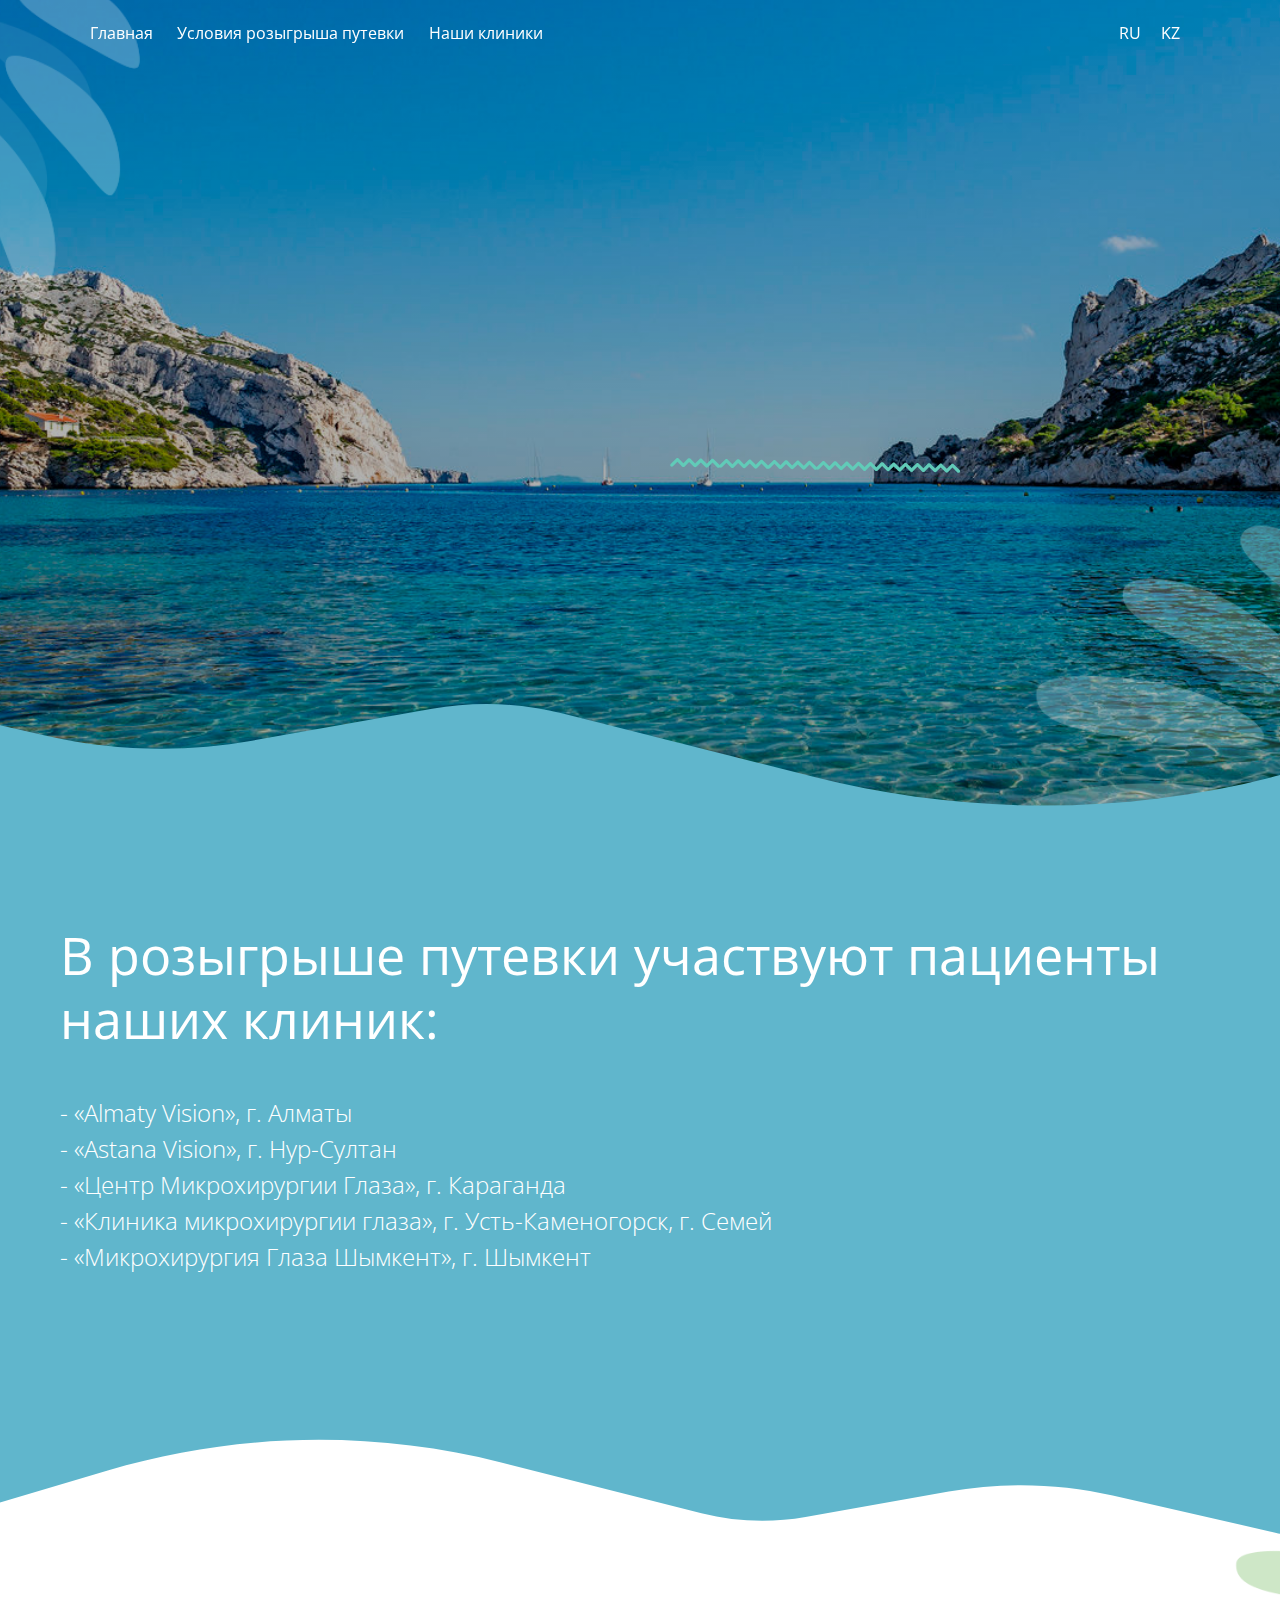
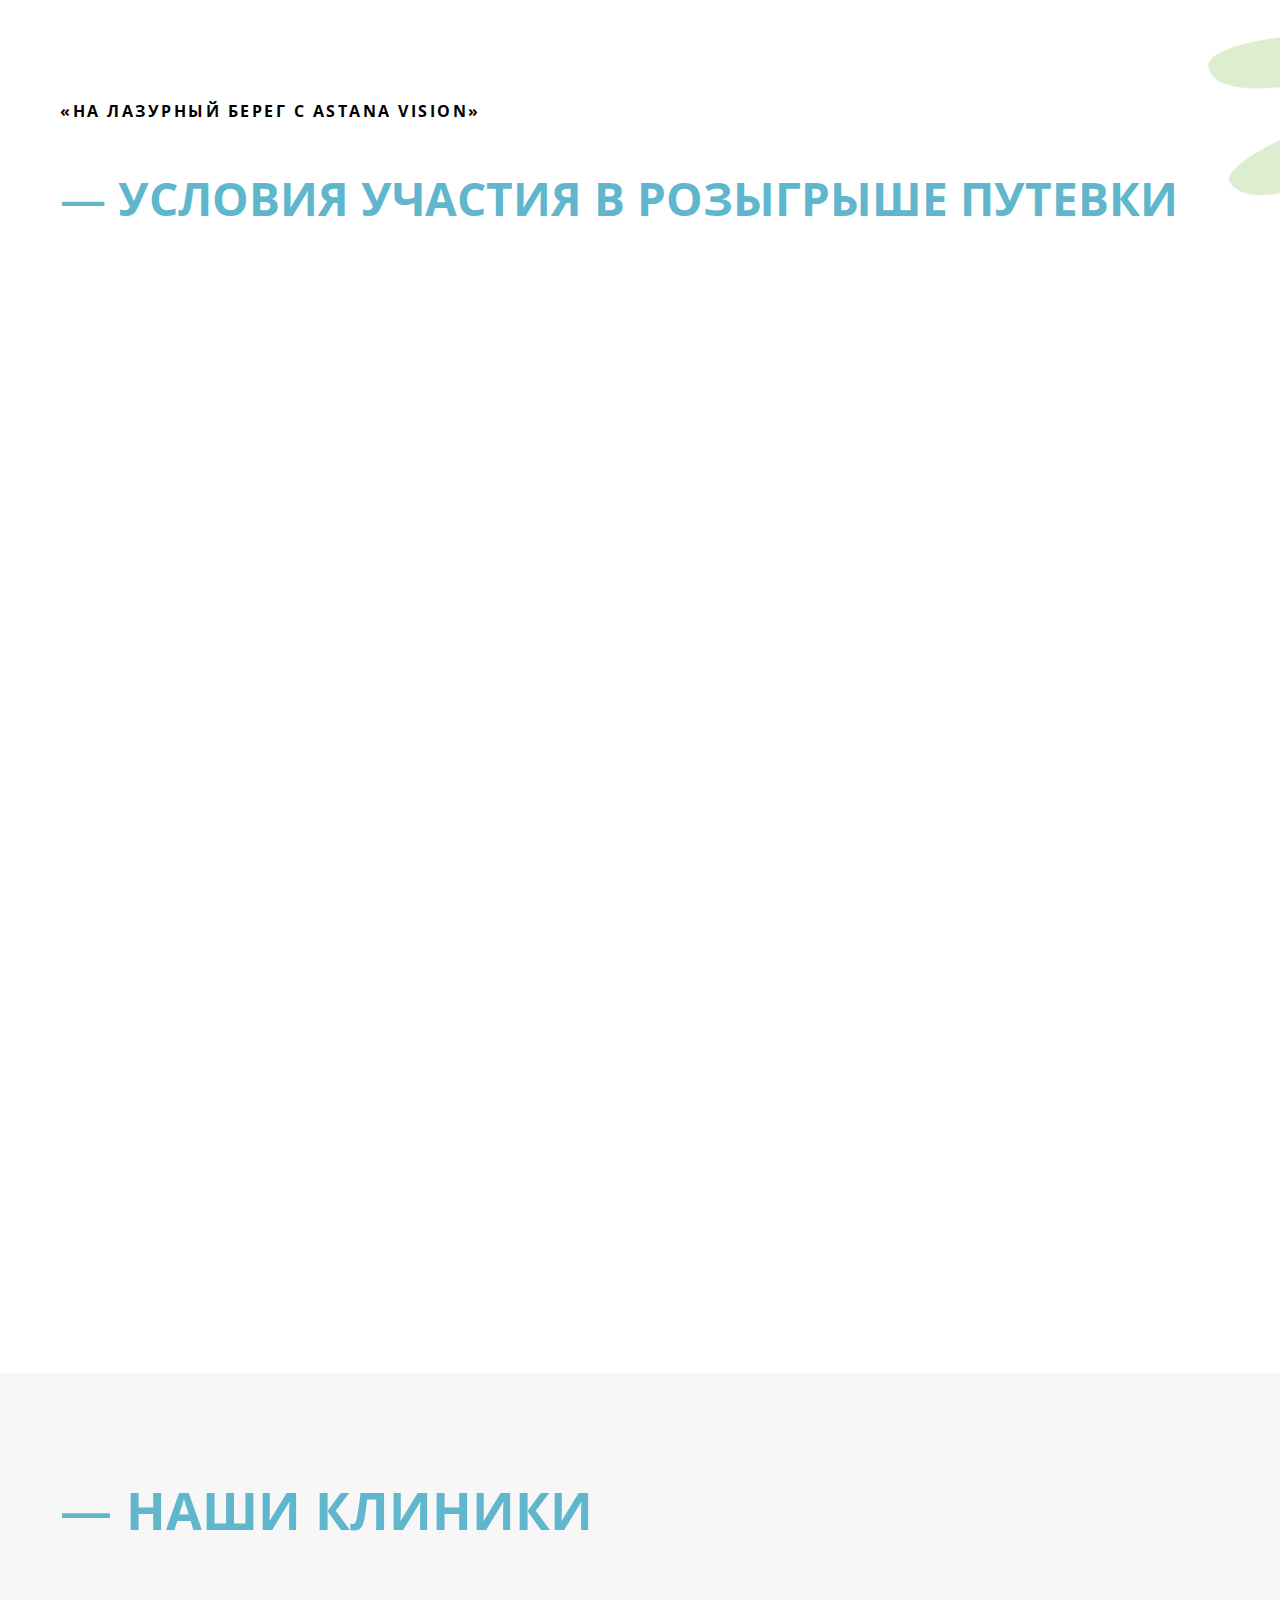
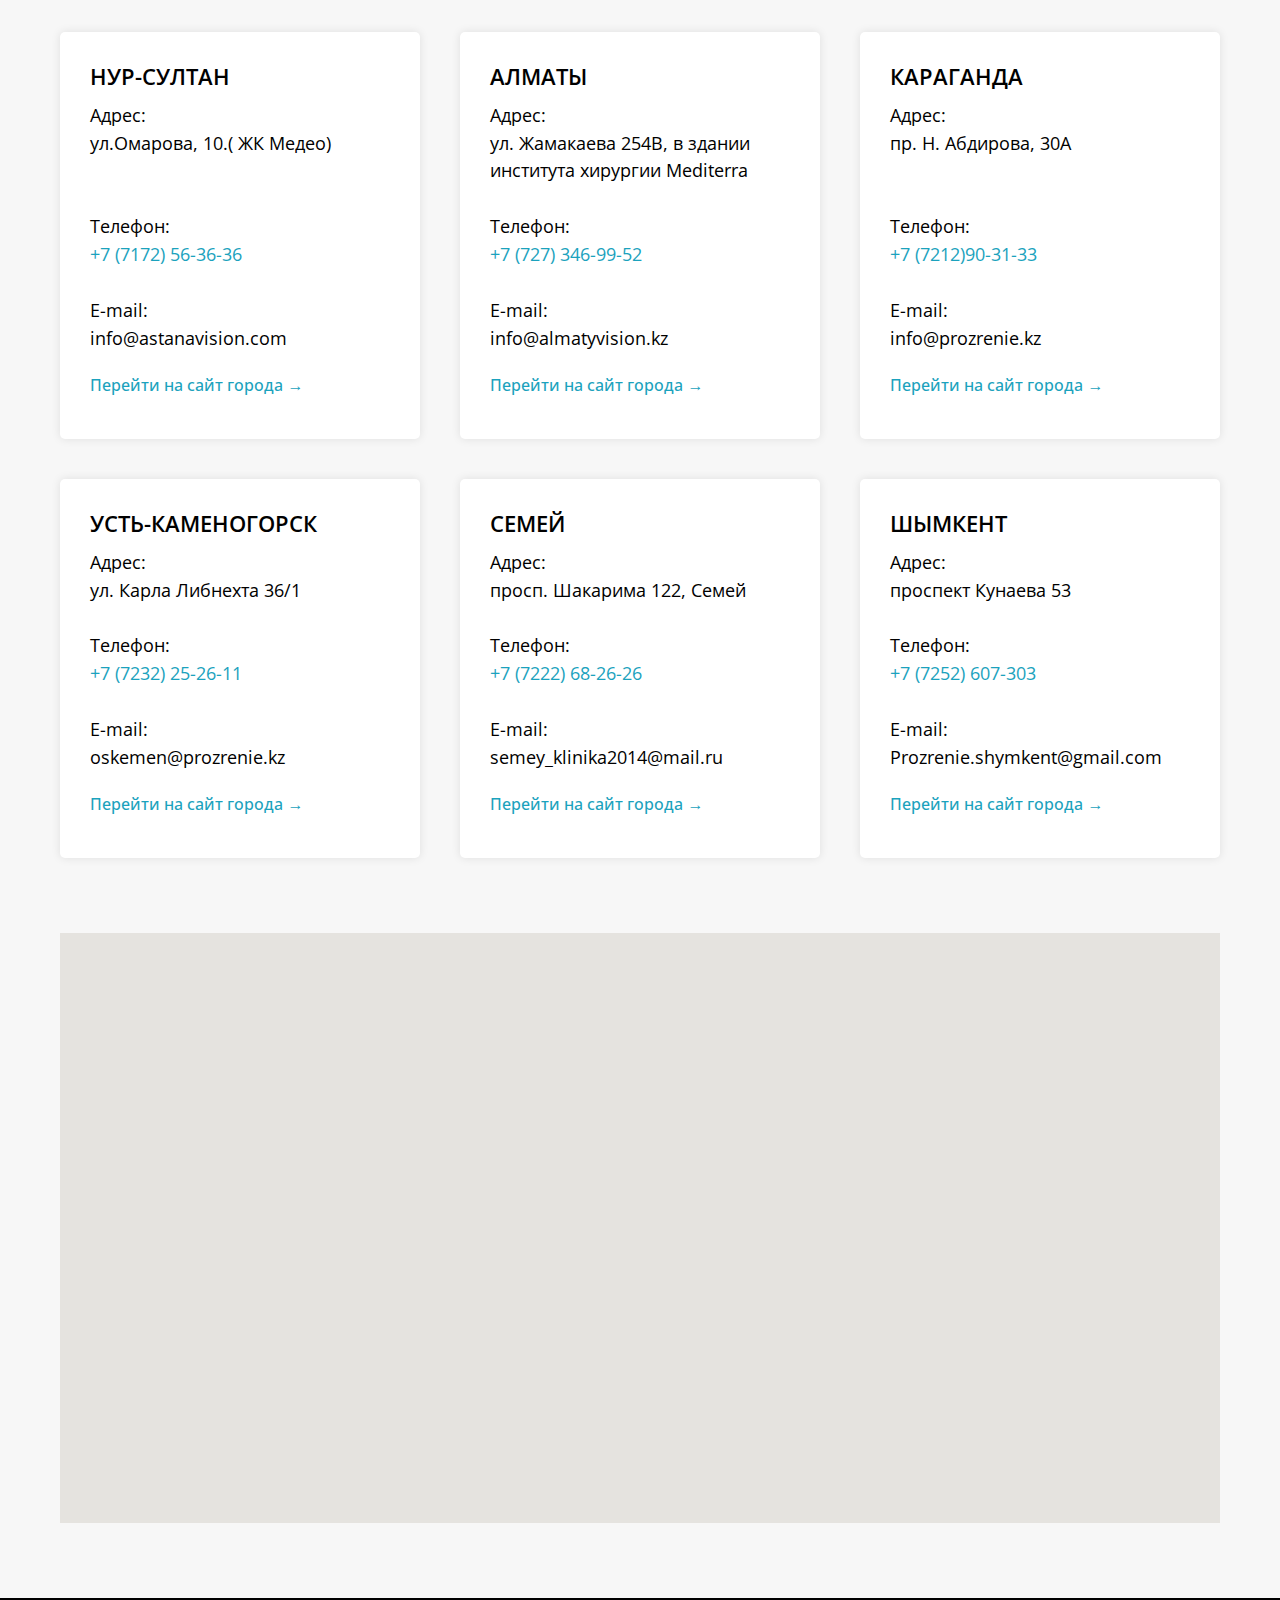
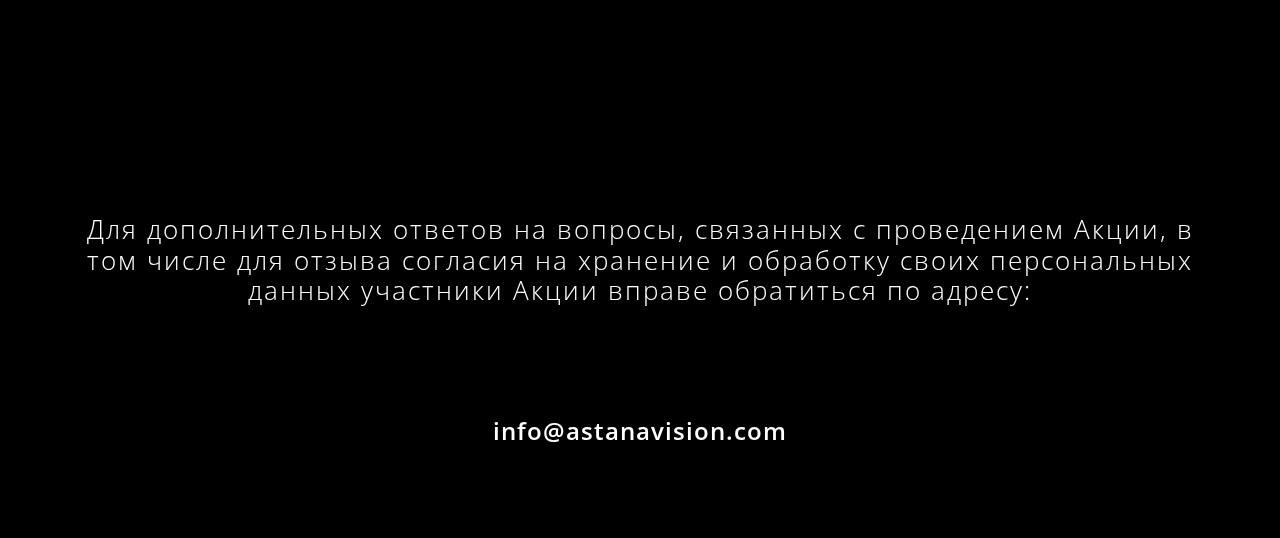
<file: index.html>
<!DOCTYPE html><html> <head><meta charset="utf-8" /><meta http-equiv="Content-Type" content="text/html; charset=utf-8" /><meta name="viewport" content="width=device-width, initial-scale=1.0" /> <!--metatextblock--><title>ВЫИГРАЙ ПУТЕВКУ НА ЛАЗУРНЫЙ БЕРЕГ</title><meta name="description" content="Избавься от очков и контактных линз с нами и участвуй в розыгрыше путевки на двоих на Лазурный Берег!" /><meta property="og:url" content="https://bereg.vision.kz/" /><meta property="og:title" content="Выиграй путевку в Париж" /><meta property="og:description" content="Избавься от очков и контактных линз с нами и участвуй в розыгрыше путевки на двоих на Лазурный Берег!" /><meta property="og:type" content="website" /><meta property="og:image" content="images/tild6131-6264-4235-b564-636363333636__s1200.jpg" /> <link rel="canonical" href="https://bereg.vision.kz/"><!--/metatextblock--><meta property="fb:app_id" content="257953674358265" /><meta name="format-detection" content="telephone=no" /><meta http-equiv="x-dns-prefetch-control" content="on"><meta name="robots" content="nosearch" /><link rel="apple-touch-icon" href="images/tild3262-6534-4466-a435-353566393130__tilda_logo_black_152.png"><link rel="apple-touch-icon" sizes="76x76" href="images/tild3262-6534-4466-a435-353566393130__tilda_logo_black_152.png"><link rel="apple-touch-icon" sizes="152x152" href="images/tild3262-6534-4466-a435-353566393130__tilda_logo_black_152.png"><link rel="apple-touch-startup-image" href="images/tild3262-6534-4466-a435-353566393130__tilda_logo_black_152.png"><!-- Assets --><link rel="stylesheet" href="css/tilda-grid-3.0.min.css" type="text/css" media="all" /><link rel="stylesheet" href="css/tilda-blocks-2.12.css?t=1581593438" type="text/css" media="all" /><link rel="stylesheet" href="css/tilda-animation-1.0.min.css" type="text/css" media="all" /><link rel="stylesheet" href="css/tilda-popup-1.1.min.css" type="text/css" media="all" /><link rel="stylesheet" href="css/tilda-menusub-1.0.min.css" type="text/css" media="all" /><link rel="stylesheet" href="css/tilda-slds-1.4.min.css" type="text/css" media="all" /><link rel="stylesheet" href="css/tilda-zoom-2.0.min.css" type="text/css" media="all" /><script src="js/jquery-1.10.2.min.js"></script><script src="js/tilda-scripts-2.8.min.js"></script><script src="js/tilda-blocks-2.7.js?t=1581593438"></script><script src="js/lazyload-1.3.min.js" charset="utf-8"></script><script src="js/tilda-animation-1.0.min.js" charset="utf-8"></script><script src="js/tilda-forms-1.0.min.js" charset="utf-8"></script><script src="js/tilda-menusub-1.0.min.js" charset="utf-8"></script><script src="js/tilda-slds-1.4.min.js" charset="utf-8"></script><script src="js/hammer.min.js" charset="utf-8"></script><script src="js/tilda-zoom-2.0.min.js" charset="utf-8"></script><script src="js/tilda-animation-ext-1.0.min.js" charset="utf-8"></script><script src="js/tilda-map-1.0.min.js" charset="utf-8"></script><style>.t-tildalаbеl {display: none !important;}</style>
<!-- Google Tag Manager -->
<script>(function(w,d,s,l,i){w[l]=w[l]||[];w[l].push({'gtm.start':
new Date().getTime(),event:'gtm.js'});var f=d.getElementsByTagName(s)[0],
j=d.createElement(s),dl=l!='dataLayer'?'&l='+l:'';j.async=true;j.src=
'https://www.googletagmanager.com/gtm.js?id='+i+dl;f.parentNode.insertBefore(j,f);
})(window,document,'script','dataLayer','GTM-WFVTX7N');</script>
<!-- End Google Tag Manager --><script type="text/javascript">window.dataLayer = window.dataLayer || [];</script><!-- Google Tag Manager --><script type="text/javascript">(function(w,d,s,l,i){w[l]=w[l]||[];w[l].push({'gtm.start':	new Date().getTime(),event:'gtm.js'});var f=d.getElementsByTagName(s)[0],	j=d.createElement(s),dl=l!='dataLayer'?'&l='+l:'';j.async=true;j.src=	'https://www.googletagmanager.com/gtm.js?id='+i+dl;f.parentNode.insertBefore(j,f);	})(window,document,'script','dataLayer','GTM-ND9HTM2');</script><!-- End Google Tag Manager --><script type="text/javascript">if((/bot|google|yandex|baidu|bing|msn|duckduckbot|teoma|slurp|crawler|spider|robot|crawling|facebook/i.test(navigator.userAgent))===false && typeof(sessionStorage)!='undefined' && sessionStorage.getItem('visited')!=='y'){	var style=document.createElement('style');	style.type='text/css';	style.innerHTML='@media screen and (min-width: 980px) {.t-records {opacity: 0;}.t-records_animated {-webkit-transition: opacity ease-in-out .2s;-moz-transition: opacity ease-in-out .2s;-o-transition: opacity ease-in-out .2s;transition: opacity ease-in-out .2s;}.t-records.t-records_visible {opacity: 1;}}';	document.getElementsByTagName('head')[0].appendChild(style);	$(document).ready(function() { $('.t-records').addClass('t-records_animated'); setTimeout(function(){ $('.t-records').addClass('t-records_visible'); sessionStorage.setItem('visited','y'); },400);	});
}</script></head><body class="t-body" style="margin:0;">
 
        
        
       <div class="container">
                <div class="background">
                </div>
                <div class="main">
        
                    <h2>Вы знаете Ваш номер для розыгрыша?</h2>
                  
                    <div class="checkbox">
                        <input id="check1" type="checkbox"  name="check" value="check1" onchange="a1()" checked >
                        <label for="check1"> &#160; Помню</label>
                        <br>
                        <input id="check2" type="checkbox"   name="check" value="check2" onchange="a2()">
                        <label for="check2"> &#160; Не помню</label>
                    </div>
        
        
                    <div class="show" id='remember'>
                        <form action="" name="remember">
                            <input type="text" id="number" class="input__text" placeholder="Введите номер">
                        </form>
                           
                    </div>
        
        
                    <div class="hide" id='noremember'>
                       <form action="" name="noremember">
                            <div class="selected">
                                <select name="" id="select" onchange="selects()">
                            <option value="" disabled selected>Выберите Клинику</option>
                            <option value="Нур-Султан">Нур-Султан</option>
                            <option value="Алматы">Алматы</option>
                            <option value="Караганда">Караганда</option>
                            <option value="Усть-Каменогорск">Усть-Каменогорск</option>
                            <option value="Семей">Семей</option>
                            <option value="Шымкент">Шымкент</option>
                        </select>
                            <label class="selected_label">+7(777)777-77-77</label>
                            </div>
        
                            <div class="noremeber_call">
                                <span>Перезвоните мне</span>
                                <input type="text" placeholder="+7 (___) ___ - __ -__ " id="norember_call__input" >
                            </div>
        
                           
                       </form>
                        
                    </div>
        
        
        
                    <div class="checkbox ">
                        <input id="check3" type="checkbox" name="check" value="check3">
                    <label for="check3" class="check3"> &#160; &#160; Я согласен на обработку моих персональных данных</label> 
                    </div>
                   <button class="button" id="but_check">Проверить</button>
                   <button class="button hide" id="but_send">Отправить</button>
                </div>
            </div>
           



           
	<!--allrecords--><div id="allrecords" class="t-records" data-hook="blocks-collection-content-node" data-tilda-project-id="1049077" data-tilda-page-id="9195569" data-tilda-page-alias="astana_vision" data-tilda-formskey="89ea3f782a9785c25ffbbe02a567f008" ><div id="rec158533816" class="r t-rec" style=" " data-record-type="270" ><div class="t270"></div><script>$(document).ready(function() { var hash = window.location.hash; setTimeout(function() { var curPath = window.location.pathname; var curFullPath = window.location.origin + curPath; $('a[href^="#"]:not([href="#"],.carousel-control,.t-carousel__control,[href^="#price"],[href^="#popup"],[href^="#prodpopup"],[href^="#order"],a[href^="#!"]),a[href^="' + curPath + '#"],a[href^="' + curFullPath + '#"]').click(function(e) { e.preventDefault(); var hash = this.hash; if(hash !== "") { t270_scroll(hash, -3); } }); }, 500);
});</script></div><div id="rec158533817" class="r t-rec" style=" " data-animationappear="off" data-record-type="702" ><!-- T702 --><div class="t702"> <div class="t-popup" data-tooltip-hook="#popup:zapis" > <div class="t-popup__close"> <div class="t-popup__close-wrapper"> <svg class="t-popup__close-icon" width="23px" height="23px" viewBox="0 0 23 23" version="1.1" xmlns="http://www.w3.org/2000/svg" xmlns:xlink="http://www.w3.org/1999/xlink"> <g stroke="none" stroke-width="1" fill="#fff" fill-rule="evenodd"> <rect transform="translate(11.313708, 11.313708) rotate(-45.000000) translate(-11.313708, -11.313708) " x="10.3137085" y="-3.6862915" width="2" height="30"></rect> <rect transform="translate(11.313708, 11.313708) rotate(-315.000000) translate(-11.313708, -11.313708) " x="10.3137085" y="-3.6862915" width="2" height="30"></rect> </g> </svg> </div> </div> <div class="t-popup__container t-width t-width_6" > <div class="t702__wrapper"> <div class="t702__text-wrapper t-align_center"> <div class="t702__title t-title t-title_xxs" style=""><div style="font-size:34px;" data-customstyle="yes">Записаться</div></div> <div class="t702__descr t-descr t-descr_xs" style="">Оставьте свои данные и с вами обязательно свяжутся</div> </div> <form id="form158533817" name='form158533817' role="form" action='' method='POST' data-formactiontype="2" data-inputbox=".t-input-group" class="t-form js-form-proccess t-form_inputs-total_3 " data-success-callback="t702_onSuccess" > <input type="hidden" name="formservices[]" value="5751d02e9579db5a5b4705be82487a30" class="js-formaction-services"> <input type="hidden" name="formservices[]" value="8ee36914625fb410add6615796ff81df" class="js-formaction-services"> <input type="hidden" name="formservices[]" value="e51e32498ad03c4cf0bf8467cc061798" class="js-formaction-services"> <div class="js-successbox t-form__successbox t-text t-text_md" style="display:none;"></div> <div class="t-form__inputsbox"> <div class="t-input-group t-input-group_nm" data-input-lid="1495810354468"> <div class="t-input-title t-descr t-descr_md" data-redactor-toolbar="no" field="li_title__1495810354468" style="">Ваше Имя</div> <div class="t-input-block"> <input type="text" name="Name" class="t-input js-tilda-rule " value="" placeholder="Имя" data-tilda-req="1" data-tilda-rule="name" style="color:#7d7d7d; border:1px solid #a6a6a6; border-radius: 4px; -moz-border-radius: 4px; -webkit-border-radius: 4px;"> <div class="t-input-error"></div> </div> </div> <div class="t-input-group t-input-group_in" data-input-lid="1495810359387"> <div class="t-input-title t-descr t-descr_md" data-redactor-toolbar="no" field="li_title__1495810359387" style="">Клиника в которой вы делали оперицию:</div> <div class="t-input-block"> <input type="text" name="Клиника в которой вы делали оперицию:" class="t-input js-tilda-rule " value="" placeholder="Пример: Караганда" data-tilda-req="1" style="color:#7d7d7d; border:1px solid #a6a6a6; border-radius: 4px; -moz-border-radius: 4px; -webkit-border-radius: 4px;"> <div class="t-input-error"></div> </div> </div> <div class="t-input-group t-input-group_ur" data-input-lid="1556607181385"> <div class="t-input-title t-descr t-descr_md" data-redactor-toolbar="no" field="li_title__1556607181385" style="">Ссылка на отзыв</div> <div class="t-input-block"> <input type="text" name="Ссылка на отзыв" class="t-input js-tilda-rule " value="" data-tilda-rule="url" style="color:#7d7d7d; border:1px solid #a6a6a6; border-radius: 4px; -moz-border-radius: 4px; -webkit-border-radius: 4px;"> <div class="t-input-error"></div> </div> </div><div class="t-form__errorbox-middle"> <div class="js-errorbox-all t-form__errorbox-wrapper" style="display:none;"> <div class="t-form__errorbox-text t-text t-text_md"> <p class="t-form__errorbox-item js-rule-error js-rule-error-all"></p> <p class="t-form__errorbox-item js-rule-error js-rule-error-req"></p> <p class="t-form__errorbox-item js-rule-error js-rule-error-email"></p> <p class="t-form__errorbox-item js-rule-error js-rule-error-name"></p> <p class="t-form__errorbox-item js-rule-error js-rule-error-phone"></p> <p class="t-form__errorbox-item js-rule-error js-rule-error-minlength"></p> <p class="t-form__errorbox-item js-rule-error js-rule-error-string"></p> </div> </div></div> <div class="t-form__submit"> <button type="submit" class="t-submit" style="color:#ffffff;background-color:#7bc360;border-radius:4px; -moz-border-radius:4px; -webkit-border-radius:4px;" >Отправить</button> </div> </div> <div class="t-form__errorbox-bottom"> <div class="js-errorbox-all t-form__errorbox-wrapper" style="display:none;"> <div class="t-form__errorbox-text t-text t-text_md"> <p class="t-form__errorbox-item js-rule-error js-rule-error-all"></p> <p class="t-form__errorbox-item js-rule-error js-rule-error-req"></p> <p class="t-form__errorbox-item js-rule-error js-rule-error-email"></p> <p class="t-form__errorbox-item js-rule-error js-rule-error-name"></p> <p class="t-form__errorbox-item js-rule-error js-rule-error-phone"></p> <p class="t-form__errorbox-item js-rule-error js-rule-error-minlength"></p> <p class="t-form__errorbox-item js-rule-error js-rule-error-string"></p> </div> </div> </div> </form><style>#rec158533817 input::-webkit-input-placeholder {color:#7d7d7d; opacity: 0.5;}	#rec158533817 input::-moz-placeholder {color:#7d7d7d; opacity: 0.5;}	#rec158533817 input:-moz-placeholder {color:#7d7d7d; opacity: 0.5;}	#rec158533817 input:-ms-input-placeholder {color:#7d7d7d; opacity: 0.5;}	#rec158533817 textarea::-webkit-input-placeholder {color:#7d7d7d; opacity: 0.5;}	#rec158533817 textarea::-moz-placeholder {color:#7d7d7d; opacity: 0.5;}	#rec158533817 textarea:-moz-placeholder {color:#7d7d7d; opacity: 0.5;}	#rec158533817 textarea:-ms-input-placeholder {color:#7d7d7d; opacity: 0.5;}</style> </div> </div> </div></div><script type="text/javascript">$(document).ready(function(){ setTimeout(function(){ t702_initPopup('158533817'); }, 500); /* hack for showing popup by ZB-gallery slide click */ if ($('.t-body').find('.t396').length > 0) { setInterval(function () { t702_initPopup('158533817'); }, 500); } /* hack for Android */ var ua = navigator.userAgent.toLowerCase(); var isAndroid = ua.indexOf("android") > -1; if(isAndroid) { $('.t-body').addClass('t-body_scrollable-hack-for-android'); $('head').append("<style>@media screen and (max-width: 560px) {\n.t-body_scrollable-hack-for-android {\noverflow: visible !important;\n}\n}\n</style>"); console.log('Android css hack was inited'); }
});</script><style>#rec158533817 .t-btn[data-btneffects-first],
#rec158533817 .t-btn[data-btneffects-second],
#rec158533817 .t-submit[data-btneffects-first],
#rec158533817 .t-submit[data-btneffects-second] {	position: relative; overflow: hidden; -webkit-transform: translate3d(0,0,0); transform: translate3d(0,0,0);
}</style><script type="text/javascript">$(document).ready(function() {
});</script></div><div id="rec159520484" class="r t-rec t-rec_pt_0 t-rec_pb_0 t-screenmax-640px" style="padding-top:0px;padding-bottom:0px; " data-animationappear="off" data-record-type="450" data-screen-max="640px" > <div class="t450__burger_container t450__small " data-appearoffset="" data-hideoffset="" style="top:15px; "> <div class="t450__burger_bg " style="; opacity:0.50;"></div> <div class="t450__burger"> <span style="background-color:#ffffff;"></span> <span style="background-color:#ffffff;"></span> <span style="background-color:#ffffff;"></span> <span style="background-color:#ffffff;"></span> </div> </div><!-- t450 --><div id="nav159520484marker"></div><div class="t450__overlay "> <div class="t450__overlay_bg" style=" "></div></div><div id="nav159520484" class="t450 " data-tooltip-hook="#menuopen" style="max-width: 260px;background-color: #60b6cc;"> <div class="t450__close t450_opened " style="background-color: #60b6cc;"> <div class="t450__close_icon"> <span style="background-color:#ffffff;"></span> <span style="background-color:#ffffff;"></span> <span style="background-color:#ffffff;"></span> <span style="background-color:#ffffff;"></span> </div> </div> <div class="t450__container t-align_left"> <div class="t450__top"> <div class="t450__menu"> <ul class="t450__list"> <li class="t450__list_item"><a class="t-menu__link-item " href="#rec158914327" data-menu-submenu-hook="" style="color:#ffffff;font-size:24px;" data-menu-item-number="1">Главная</a> </li> <li class="t450__list_item"><a class="t-menu__link-item " href="#rec159483462" data-menu-submenu-hook="" style="color:#ffffff;font-size:24px;" data-menu-item-number="2">Условия розыгрыша путевки</a> </li> <li class="t450__list_item"><a class="t-menu__link-item " href="#rec159327351" data-menu-submenu-hook="" style="color:#ffffff;font-size:24px;" data-menu-item-number="3">Наши клиники</a> </li> </ul> </div> </div> <div class="t450__rightside"> <div class="t450__rightcontainer"> <div class="t450__right_langs"> <div class="t450__right_buttons_wrap"> <div class="t450__right_langs_lang t-descr t-descr_xxs"><a style="color:#ffffff;" href="https://bereg.vision.kz/">RU</a></div> <div class="t450__right_langs_lang t-descr t-descr_xxs"><a style="color:#ffffff;" href="https://bereg.vision.kz/kz">KZ</a></div> </div> </div> </div> </div> </div></div> <script type="text/javascript">$(document).ready(function(){ $("#rec159520484").attr('data-animationappear','off'); $("#rec159520484").css('opacity','1'); t450_initMenu('159520484');
});</script> <script type="text/javascript"> $(document).ready(function() { setTimeout(function(){ t_menusub_init('159520484'); }, 500); });</script><style>@media screen and (max-width: 980px) { #rec159520484 .t-menusub__menu .t-menusub__link-item { color:#ffffff !important; }
}</style></div><div id="rec160406451" class="r t-rec t-screenmin-640px" style=" " data-animationappear="off" data-record-type="481" data-screen-min="640px" ><!-- T481 --><div id="nav160406451marker"></div> <div class="t481__mobile"> <div class="t481__mobile_container"> <div class="t481__mobile_text t-name t-name_md" field="text">&nbsp;</div> <div class="t481__burger"> <span></span> <span></span> <span></span> <span></span> </div> </div> </div><div id="nav160406451" class="t481 t-col_12 t481__hidden t481__positionabsolute " style="border-radius: 3px;border-top-left-radius: 0; border-top-right-radius: 0;top: 0;background-color: rgba(34,34,34,0.0); " data-bgcolor-hex="#222222" data-bgcolor-rgba="rgba(34,34,34,0.0)" data-navmarker="nav160406451marker" data-appearoffset="" data-bgopacity-two="50" data-menushadow="" data-bgopacity="0.0" data-bgcolor-rgba-afterscroll="rgba(34,34,34,0.50)" data-menu-items-align="left" data-menu="yes"> <div class="t481__maincontainer " style=""> <div class="t481__padding40px"></div> <div class="t481__leftside"> </div> <div class="t481__centerside t481__menualign_left"> <div class="t481__centercontainer"> <ul class="t481__list"> <li class="t481__list_item"><a class="t-menu__link-item" href="#rec158914327" data-menu-submenu-hook="" style="color:#ffffff;" data-menu-item-number="1">Главная</a> </li> <li class="t481__list_item"><a class="t-menu__link-item" href="#rec158930196" data-menu-submenu-hook="" style="color:#ffffff;" data-menu-item-number="2">Условия розыгрыша путевки</a> </li> <li class="t481__list_item"><a class="t-menu__link-item" href="#rec158643065" data-menu-submenu-hook="" style="color:#ffffff;" data-menu-item-number="3">Наши клиники</a> </li> </ul> </div> </div> <div class="t481__rightside"> <div class="t481__rightcontainer"> <div class="t481__right_langs"> <div class="t481__right_buttons_wrap"> <div class="t481__right_langs_lang"><a style="color:#ffffff;" href="https://bereg.vision.kz/">RU</a></div> <div class="t481__right_langs_lang"><a style="color:#ffffff;" href="https://bereg.vision.kz/kz">KZ</a></div> </div> </div> </div> </div> <div class="t481__padding40px"></div> </div></div><script type="text/javascript"> $(document).ready(function() { t481_highlight(); });
$(window).resize(function() { t481_setBg('160406451');
});
$(document).ready(function() { t481_setBg('160406451');
}); </script><script type="text/javascript"> $(document).ready(function() { t481_createMobileMenu('160406451'); }); </script><script type="text/javascript"> $(document).ready(function() { setTimeout(function(){ t_menusub_init('160406451'); }, 500); });</script><style>@media screen and (max-width: 980px) { #rec160406451 .t-menusub__menu .t-menusub__link-item { color:#ffffff !important; }
}</style><!--[if IE 8]><style>#rec160406451 .t481 { filter: progid:DXImageTransform.Microsoft.gradient(startColorStr='#D9222222', endColorstr='#D9222222');
}</style><![endif]--></div><div id="rec160407368" class="r t-rec t-screenmin-640px" style=" " data-animationappear="off" data-record-type="481" data-screen-min="640px" ><!-- T481 --><div id="nav160407368marker"></div> <div class="t481__mobile"> <div class="t481__mobile_container"> <div class="t481__mobile_text t-name t-name_md" field="text">&nbsp;</div> <div class="t481__burger"> <span></span> <span></span> <span></span> <span></span> </div> </div> </div><div id="nav160407368" class="t481 t-col_12 t481__hidden t481__positionfixed t481__beforeready" style="border-radius: 3px;border-top-left-radius: 0; border-top-right-radius: 0;top: 0;background-color: rgba(255,255,255,1); box-shadow: 0px 1px 3px rgba(0,0,0,0.30);" data-bgcolor-hex="#ffffff" data-bgcolor-rgba="rgba(255,255,255,1)" data-navmarker="nav160407368marker" data-appearoffset="20px" data-bgopacity-two="100" data-menushadow="30" data-bgopacity="1" data-bgcolor-rgba-afterscroll="rgba(255,255,255,1)" data-menu-items-align="left" data-menu="yes"> <div class="t481__maincontainer " style=""> <div class="t481__padding40px"></div> <div class="t481__leftside"> </div> <div class="t481__centerside t481__menualign_left"> <div class="t481__centercontainer"> <ul class="t481__list"> <li class="t481__list_item"><a class="t-menu__link-item" href="#rec158914327" data-menu-submenu-hook="" style="color:#000000;" data-menu-item-number="1">Главная</a> </li> <li class="t481__list_item"><a class="t-menu__link-item" href="#rec158930196" data-menu-submenu-hook="" style="color:#000000;" data-menu-item-number="2">Условия розыгрыша путевки</a> </li> <li class="t481__list_item"><a class="t-menu__link-item" href="#rec158643065" data-menu-submenu-hook="" style="color:#000000;" data-menu-item-number="3">Наши клиники</a> </li> </ul> </div> </div> <div class="t481__rightside"> <div class="t481__rightcontainer"> <div class="t481__right_langs"> <div class="t481__right_buttons_wrap"> <div class="t481__right_langs_lang"><a style="color:#000000;" href="https://bereg.vision.kz/">RU</a></div> <div class="t481__right_langs_lang"><a style="color:#000000;" href="https://bereg.vision.kz/kz">KZ</a></div> </div> </div> </div> </div> <div class="t481__padding40px"></div> </div></div><script type="text/javascript"> $(document).ready(function() { t481_highlight(); t481_checkAnchorLinks('160407368'); });
$(window).resize(function() { t481_setBg('160407368');
});
$(document).ready(function() { t481_setBg('160407368');
}); $(document).ready(function() { $('.t481').removeClass('t481__beforeready'); t481_appearMenu('160407368'); $(window).bind('scroll', t_throttle(function(){t481_appearMenu('160407368')}, 200)); }); $(document).ready(function() { t481_changebgopacitymenu('160407368'); $(window).bind('scroll', t_throttle(function(){t481_changebgopacitymenu('160407368')}, 200)); }); </script><script type="text/javascript"> $(document).ready(function() { t481_createMobileMenu('160407368'); }); </script><style>#rec160407368 .t-menu__link-item{ -webkit-transition: color 0.3s ease-in-out, opacity 0.3s ease-in-out; transition: color 0.3s ease-in-out, opacity 0.3s ease-in-out; position: relative;	}
#rec160407368 .t-menu__link-item::after { content: ''; position: absolute; left: 0;	bottom: 20%;	opacity: 0;	width: 100%;	height: 100%;	border-bottom: 0px solid #60b6cc; -webkit-box-shadow: inset 0px -1px 0px 0px #60b6cc; -moz-box-shadow: inset 0px -1px 0px 0px #60b6cc; box-shadow: inset 0px -1px 0px 0px #60b6cc; -webkit-transition: all 0.3s ease; transition: all 0.3s ease;
}
#rec160407368 .t-menu__link-item.t-active{ color:#60b6cc !important; }
#rec160407368 .t-menu__link-item.t-active::after {
opacity: 1;
bottom: -0px;
border-bottom: 0px solid #60b6cc;
-webkit-box-shadow: inset 0px -1px 0px 0px #60b6cc;
-moz-box-shadow: inset 0px -1px 0px 0px #60b6cc;
box-shadow: inset 0px -1px 0px 0px #60b6cc;
}
#rec160407368 .t-menu__link-item:not(.t-active):not(.tooltipstered):hover{ color: #60b6cc !important; }
#rec160407368 .t-menu__link-item:not(.t-active):not(.tooltipstered):hover::after{	opacity: 1;	bottom: -0px;	}
@supports (overflow:-webkit-marquee) and (justify-content:inherit)
{ #rec160407368 .t-menu__link-item, #rec160407368 .t-menu__link-item.t-active { opacity: 1 !important; }
}</style><script type="text/javascript"> $(document).ready(function() { setTimeout(function(){ t_menusub_init('160407368'); }, 500); });</script><style>@media screen and (max-width: 980px) { #rec160407368 .t-menusub__menu .t-menusub__link-item { color:#000000 !important; }
}</style><!--[if IE 8]><style>#rec160407368 .t481 { filter: progid:DXImageTransform.Microsoft.gradient(startColorStr='#D9ffffff', endColorstr='#D9ffffff');
}</style><![endif]--></div><div id="rec158914327" class="r t-rec t-rec_pb_0" style="padding-bottom:0px; " data-animationappear="off" data-record-type="396" ><!-- T396 --><style>#rec158914327 .t396__artboard{min-height: 550px;height: 100vh; background-color: #ffffff;}#rec158914327 .t396__filter{min-height: 550px;height: 100vh;background-image: -webkit-gradient( linear, left top, left bottom, from(rgba(0,0,0,0.4)), to(rgba(0,0,0,0.3)) );background-image: -webkit-linear-gradient(top, rgba(0,0,0,0.4), rgba(0,0,0,0.3));background-image: linear-gradient(to bottom, rgba(0,0,0,0.4), rgba(0,0,0,0.3));}#rec158914327 .t396__carrier{min-height: 550px;height: 100vh;background-position: center center;background-attachment: fixed;transform:translate3d(0,0,0);-moz-transform: unset;background-image: url('images/tild3636-3463-4231-b466-613365363564__-__resize__20x__frantsiia-marsel-mor.jpg');background-size:cover;background-repeat:no-repeat;}@media screen and (max-width: 1199px){#rec158914327 .t396__artboard{}#rec158914327 .t396__filter{}#rec158914327 .t396__carrier{background-attachment:scroll;}}@media screen and (max-width: 959px){#rec158914327 .t396__artboard{}#rec158914327 .t396__filter{background-image: -webkit-gradient( linear, left top, left bottom, from(rgba(0,0,0,0.3)), to(rgba(0,0,0,0.6)) );background-image: -webkit-linear-gradient(top, rgba(0,0,0,0.3), rgba(0,0,0,0.6));background-image: linear-gradient(to bottom, rgba(0,0,0,0.3), rgba(0,0,0,0.6));}#rec158914327 .t396__carrier{}}@media screen and (max-width: 639px){#rec158914327 .t396__artboard{min-height: 590px;}#rec158914327 .t396__filter{min-height: 590px;}#rec158914327 .t396__carrier{min-height: 590px;}}@media screen and (max-width: 479px){#rec158914327 .t396__artboard{min-height: 550px;}#rec158914327 .t396__filter{min-height: 550px;}#rec158914327 .t396__carrier{min-height: 550px;}}#rec158914327 .tn-elem[data-elem-id="1470209944682"]{color:#ffffff;z-index:9;top: calc(50vh - 0px + -53px);left: calc(50% - 600px + 17px);width:428px;}#rec158914327 .tn-elem[data-elem-id="1470209944682"] .tn-atom{color:#ffffff;font-size:100px;font-family:'Open Sans',Arial,sans-serif;line-height:1;font-weight:700;letter-spacing:1px;background-position:center center;border-color:transparent;border-style:solid;}@media screen and (max-width: 1199px){#rec158914327 .tn-elem[data-elem-id="1470209944682"]{top: calc(50vh - 0px + -85px);left: calc(50% - 480px + 10px);width:620px;}#rec158914327 .tn-elem[data-elem-id="1470209944682"] .tn-atom{font-size:94px;}}@media screen and (max-width: 959px){#rec158914327 .tn-elem[data-elem-id="1470209944682"]{top: calc(50vh - 0px + -60px);left: calc(50% - 320px + 10px);width:620px;}#rec158914327 .tn-elem[data-elem-id="1470209944682"]{text-align:left;}#rec158914327 .tn-elem[data-elem-id="1470209944682"] .tn-atom{font-size:68px;line-height:1.25;}}@media screen and (max-width: 639px){#rec158914327 .tn-elem[data-elem-id="1470209944682"]{top: calc(50vh - 0px + -89px);left: calc(50% - 240px + 10px);width:460px;}#rec158914327 .tn-elem[data-elem-id="1470209944682"]{text-align:center;}#rec158914327 .tn-elem[data-elem-id="1470209944682"] .tn-atom{font-size:71px;}}@media screen and (max-width: 479px){#rec158914327 .tn-elem[data-elem-id="1470209944682"]{top: calc(50vh - 0px + -94px);left: calc(50% - 160px + -1px);width:313px;}#rec158914327 .tn-elem[data-elem-id="1470209944682"] .tn-atom{font-size:54px;}}#rec158914327 .tn-elem[data-elem-id="1470210011265"]{color:#ffffff;z-index:10;top: calc(50vh - 0px + 52px);left: calc(50% - 600px + 20px);width:500px;}#rec158914327 .tn-elem[data-elem-id="1470210011265"] .tn-atom{color:#ffffff;font-size:20px;font-family:'Open Sans',Arial,sans-serif;line-height:1.3;font-weight:300;background-position:center center;border-color:transparent;border-style:solid;}@media screen and (max-width: 1199px){#rec158914327 .tn-elem[data-elem-id="1470210011265"]{top: calc(50vh - 0px + 22px);left: calc(50% - 480px + 10px);width:400px;}#rec158914327 .tn-elem[data-elem-id="1470210011265"] .tn-atom{font-size:20px;line-height:1.55;}}@media screen and (max-width: 959px){#rec158914327 .tn-elem[data-elem-id="1470210011265"]{top: calc(50vh - 0px + 29px);left: calc(50% - 320px + 20px);width:320px;}#rec158914327 .tn-elem[data-elem-id="1470210011265"] .tn-atom{font-size:16px;letter-spacing:0px;}}@media screen and (max-width: 639px){#rec158914327 .tn-elem[data-elem-id="1470210011265"]{top: calc(50vh - 0px + 149px);left: calc(50% - 240px + 25px);width:430px;}#rec158914327 .tn-elem[data-elem-id="1470210011265"]{text-align:center;}#rec158914327 .tn-elem[data-elem-id="1470210011265"] .tn-atom{font-size:16px;}}@media screen and (max-width: 479px){#rec158914327 .tn-elem[data-elem-id="1470210011265"]{top: calc(50vh - 0px + 109px);left: calc(50% - 160px + -10px);width:340px;}}#rec158914327 .tn-elem[data-elem-id="1473846124811"]{color:#ffffff;text-align:center;z-index:11;top: calc(50vh - 30px + 147px);left: calc(50% - 600px + 20px);width:225px;height:60px;}#rec158914327 .tn-elem[data-elem-id="1473846124811"] .tn-atom{color:#ffffff;font-size:16px;font-family:'Arial',Arial,sans-serif;line-height:1.55;font-weight:600;border-width:3px;border-radius:0px;background-color:#60b6cc;background-position:center center;border-color:transparent;border-style:solid;transition: background-color 0.2s ease-in-out, color 0.2s ease-in-out, border-color 0.2s ease-in-out;box-shadow: 1px 1px 10px 0px rgba(100,161,201,1);}@media screen and (max-width: 1199px){#rec158914327 .tn-elem[data-elem-id="1473846124811"]{top: calc(50vh - 30px + 136px);left: calc(50% - 480px + 10px);}}@media screen and (max-width: 959px){#rec158914327 .tn-elem[data-elem-id="1473846124811"]{top: calc(50vh - 30px + 135px);left: calc(50% - 320px + 20px);}}@media screen and (max-width: 639px){#rec158914327 .tn-elem[data-elem-id="1473846124811"]{top: calc(50vh - 30px + 225px);left: calc(50% - 240px + 128px);width:225px;height:60px;}}@media screen and (max-width: 479px){#rec158914327 .tn-elem[data-elem-id="1473846124811"]{top: calc(50vh - 25px + 201px);left: calc(50% - 160px + 16px);width:288px;height:50px;}}#rec158914327 .tn-elem[data-elem-id="1580365805137"]{z-index:12;top: calc(50vh - 275px + -550px);left: calc(50% - 600px + 140px);width:200px;}#rec158914327 .tn-elem[data-elem-id="1580365805137"] .tn-atom{background-position:center center;border-color:transparent;border-style:solid;}@media screen and (max-width: 1199px){}@media screen and (max-width: 959px){}@media screen and (max-width: 639px){}@media screen and (max-width: 479px){}#rec158914327 .tn-elem[data-elem-id="1580367030968"]{z-index:15;top: calc(50vh - 275px + 266px);left: calc(50% - 600px + 796px);width:10px;}#rec158914327 .tn-elem[data-elem-id="1580367030968"] .tn-atom{-webkit-transform:rotate(270deg); -moz-transform:rotate(270deg); transform:rotate(270deg);background-position:center center;border-color:transparent;border-style:solid;}@media screen and (max-width: 1199px){#rec158914327 .tn-elem[data-elem-id="1580367030968"]{top: calc(50vh - 275px + 231px);left: calc(50% - 480px + 734px);}}@media screen and (max-width: 959px){#rec158914327 .tn-elem[data-elem-id="1580367030968"]{top: calc(50vh - 275px + 248px);left: calc(50% - 320px + 498px);}}@media screen and (max-width: 639px){#rec158914327 .tn-elem[data-elem-id="1580367030968"]{top: calc(50vh - 295px + 364px);left: calc(50% - 240px + 190px);}}@media screen and (max-width: 479px){#rec158914327 .tn-elem[data-elem-id="1580367030968"]{top: calc(50vh - 275px + 303px);left: calc(50% - 160px + 100px);}}#rec158914327 .tn-elem[data-elem-id="1580367399214"]{z-index:16;top: calc(50vh - 275px + 267px);left: calc(50% - 600px + 843px);width:10px;}#rec158914327 .tn-elem[data-elem-id="1580367399214"] .tn-atom{-webkit-transform:rotate(270deg); -moz-transform:rotate(270deg); transform:rotate(270deg);background-position:center center;border-color:transparent;border-style:solid;}@media screen and (max-width: 1199px){#rec158914327 .tn-elem[data-elem-id="1580367399214"]{top: calc(50vh - 275px + 231px);left: calc(50% - 480px + 781px);}}@media screen and (max-width: 959px){#rec158914327 .tn-elem[data-elem-id="1580367399214"]{top: calc(50vh - 275px + 249px);left: calc(50% - 320px + 545px);}}@media screen and (max-width: 639px){#rec158914327 .tn-elem[data-elem-id="1580367399214"]{top: calc(50vh - 295px + 365px);left: calc(50% - 240px + 237px);}}@media screen and (max-width: 479px){#rec158914327 .tn-elem[data-elem-id="1580367399214"]{top: calc(50vh - 275px + 304px);left: calc(50% - 160px + 147px);}}#rec158914327 .tn-elem[data-elem-id="1580367414060"]{z-index:17;top: calc(50vh - 275px + 268px);left: calc(50% - 600px + 890px);width:10px;}#rec158914327 .tn-elem[data-elem-id="1580367414060"] .tn-atom{-webkit-transform:rotate(270deg); -moz-transform:rotate(270deg); transform:rotate(270deg);background-position:center center;border-color:transparent;border-style:solid;}@media screen and (max-width: 1199px){#rec158914327 .tn-elem[data-elem-id="1580367414060"]{top: calc(50vh - 275px + 231px);left: calc(50% - 480px + 828px);}}@media screen and (max-width: 959px){#rec158914327 .tn-elem[data-elem-id="1580367414060"]{top: calc(50vh - 275px + 250px);left: calc(50% - 320px + 592px);}}@media screen and (max-width: 639px){#rec158914327 .tn-elem[data-elem-id="1580367414060"]{top: calc(50vh - 295px + 366px);left: calc(50% - 240px + 284px);}}@media screen and (max-width: 479px){#rec158914327 .tn-elem[data-elem-id="1580367414060"]{top: calc(50vh - 275px + 305px);left: calc(50% - 160px + 194px);}}#rec158914327 .tn-elem[data-elem-id="1580369394912"]{z-index:19;top: calc(50vh - 275px + 189px);left: calc(50% - 600px + 620px);width:300px;}#rec158914327 .tn-elem[data-elem-id="1580369394912"] .tn-atom{background-position:center center;border-color:transparent;border-style:solid;}@media screen and (max-width: 1199px){#rec158914327 .tn-elem[data-elem-id="1580369394912"]{top: calc(50vh - 275px + 159px);left: calc(50% - 480px + 590px);width:270px;}}@media screen and (max-width: 959px){#rec158914327 .tn-elem[data-elem-id="1580369394912"]{top: calc(50vh - 275px + 192px);left: calc(50% - 320px + 426px);width:200px;}}@media screen and (max-width: 639px){#rec158914327 .tn-elem[data-elem-id="1580369394912"]{top: calc(50vh - 295px + 248px);left: calc(50% - 240px + 30px);width:420px;}}@media screen and (max-width: 479px){#rec158914327 .tn-elem[data-elem-id="1580369394912"]{top: calc(50vh - 275px + 221px);left: calc(50% - 160px + 0px);width:320px;}}#rec158914327 .tn-elem[data-elem-id="1580380609785"]{z-index:21;top: calc(50vh - 275px + 304px);left: calc(50% - 600px + 616px);width:305px;}#rec158914327 .tn-elem[data-elem-id="1580380609785"] .tn-atom{background-position:center center;border-color:transparent;border-style:solid;}@media screen and (max-width: 1199px){#rec158914327 .tn-elem[data-elem-id="1580380609785"]{top: calc(50vh - 275px + 275px);left: calc(50% - 480px + 590px);width:270px;}}@media screen and (max-width: 959px){#rec158914327 .tn-elem[data-elem-id="1580380609785"]{top: calc(50vh - 275px + 285px);left: calc(50% - 320px + 425px);width:200px;}}@media screen and (max-width: 639px){#rec158914327 .tn-elem[data-elem-id="1580380609785"]{top: calc(50vh - 295px + 20px);left: calc(50% - 240px + 30px);width:130px;}}@media screen and (max-width: 479px){#rec158914327 .tn-elem[data-elem-id="1580380609785"]{top: calc(50vh - 275px + 20px);left: calc(50% - 160px + -10px);width:130px;}}#rec158914327 .tn-elem[data-elem-id="1580380980574"]{z-index:22;top: calc(50vh - 275px + 125px);left: calc(50% - 600px + 17px);width:430px;}#rec158914327 .tn-elem[data-elem-id="1580380980574"] .tn-atom{background-position:center center;border-color:transparent;border-style:solid;}@media screen and (max-width: 1199px){#rec158914327 .tn-elem[data-elem-id="1580380980574"]{top: calc(50vh - 275px + 101px);left: calc(50% - 480px + 10px);width:400px;}}@media screen and (max-width: 959px){#rec158914327 .tn-elem[data-elem-id="1580380980574"]{top: calc(50vh - 275px + 104px);left: calc(50% - 320px + 10px);width:400px;}}@media screen and (max-width: 639px){#rec158914327 .tn-elem[data-elem-id="1580380980574"]{top: calc(50vh - 295px + 91px);left: calc(50% - 240px + 30px);width:420px;}}@media screen and (max-width: 479px){#rec158914327 .tn-elem[data-elem-id="1580380980574"]{top: calc(50vh - 275px + 87px);left: calc(50% - 160px + -10px);width:340px;}}#rec158914327 .tn-elem[data-elem-id="1580381411683"]{z-index:5;top: calc(50vh - 275px + -505px);left: calc(50% - 600px + -660px);width:760px;}#rec158914327 .tn-elem[data-elem-id="1580381411683"] .tn-atom{opacity:0.25;background-position:center center;border-color:transparent;border-style:solid;}@media screen and (max-width: 1199px){#rec158914327 .tn-elem[data-elem-id="1580381411683"]{top: calc(50vh - 275px + -455px);left: calc(50% - 480px + -610px);}}@media screen and (max-width: 959px){}@media screen and (max-width: 639px){#rec158914327 .tn-elem[data-elem-id="1580381411683"]{top: calc(50vh - 295px + -310px);left: calc(50% - 240px + -340px);width:480px;}}@media screen and (max-width: 479px){}#rec158914327 .tn-elem[data-elem-id="1580381534970"]{z-index:3;top: calc(50vh - 275px + 345px);left: calc(50% - 600px + 960px);width:760px;}#rec158914327 .tn-elem[data-elem-id="1580381534970"] .tn-atom{opacity:0.25;background-position:center center;border-color:transparent;border-style:solid;}@media screen and (max-width: 1199px){}@media screen and (max-width: 959px){}@media screen and (max-width: 639px){#rec158914327 .tn-elem[data-elem-id="1580381534970"]{top: calc(50vh - 295px + 405px);left: calc(50% - 240px + 370px);width:370px;}}@media screen and (max-width: 479px){#rec158914327 .tn-elem[data-elem-id="1580381534970"]{top: calc(50vh - 275px + -190px);left: calc(50% - 160px + 190px);}}#rec158914327 .tn-elem[data-elem-id="1580469380423"]{z-index:4;top: calc(50vh - 275px + 491px);left: calc(50% - 600px + -625px);width:2450px;}#rec158914327 .tn-elem[data-elem-id="1580469380423"] .tn-atom{background-position:center center;border-color:transparent;border-style:solid;}@media screen and (max-width: 1199px){#rec158914327 .tn-elem[data-elem-id="1580469380423"]{top: calc(50vh - 275px + 470px);left: calc(50% - 480px + -490px);}}@media screen and (max-width: 959px){#rec158914327 .tn-elem[data-elem-id="1580469380423"]{top: calc(50vh - 275px + 474px);left: calc(50% - 320px + -490px);}}@media screen and (max-width: 639px){#rec158914327 .tn-elem[data-elem-id="1580469380423"]{top: calc(50vh - 295px + 541px);left: calc(50% - 240px + -390px);}}@media screen and (max-width: 479px){#rec158914327 .tn-elem[data-elem-id="1580469380423"]{top: calc(50vh - 275px + 490px);left: calc(50% - 160px + -860px);width:1560px;}}#rec158914327 .tn-elem[data-elem-id="1580711144656"]{z-index:23;top: calc(50vh - 275px + 124px);left: calc(50% - 600px + 463px);width:430px;}#rec158914327 .tn-elem[data-elem-id="1580711144656"] .tn-atom{background-position:center center;border-color:transparent;border-style:solid;}@media screen and (max-width: 1199px){#rec158914327 .tn-elem[data-elem-id="1580711144656"]{top: calc(50vh - 275px + 101px);left: calc(50% - 480px + 425px);width:400px;}}@media screen and (max-width: 959px){#rec158914327 .tn-elem[data-elem-id="1580711144656"]{top: calc(50vh - 275px + 139px);left: calc(50% - 320px + 10px);width:400px;}}@media screen and (max-width: 639px){#rec158914327 .tn-elem[data-elem-id="1580711144656"]{top: calc(50vh - 295px + 126px);left: calc(50% - 240px + 30px);width:420px;}}@media screen and (max-width: 479px){#rec158914327 .tn-elem[data-elem-id="1580711144656"]{top: calc(50vh - 275px + 115px);left: calc(50% - 160px + -10px);width:340px;}}#rec158914327 .tn-elem[data-elem-id="1580722426185"]{z-index:24;top: calc(50vh - 275px + 265px);left: calc(50% - 600px + 747px);width:10px;}#rec158914327 .tn-elem[data-elem-id="1580722426185"] .tn-atom{-webkit-transform:rotate(270deg); -moz-transform:rotate(270deg); transform:rotate(270deg);background-position:center center;border-color:transparent;border-style:solid;}@media screen and (max-width: 1199px){#rec158914327 .tn-elem[data-elem-id="1580722426185"]{top: calc(50vh - 275px + 231px);left: calc(50% - 480px + 687px);}}@media screen and (max-width: 959px){#rec158914327 .tn-elem[data-elem-id="1580722426185"]{top: calc(50vh - 275px + 335px);left: calc(50% - 320px + 840px);}}@media screen and (max-width: 639px){#rec158914327 .tn-elem[data-elem-id="1580722426185"]{top: calc(50vh - 295px + 200px);left: calc(50% - 240px + 750px);}}@media screen and (max-width: 479px){#rec158914327 .tn-elem[data-elem-id="1580722426185"]{top: calc(50vh - 275px + 235px);left: calc(50% - 160px + 640px);}}#rec158914327 .tn-elem[data-elem-id="1580812300013"]{z-index:25;top: calc(50vh - 275px + 264px);left: calc(50% - 600px + 699px);width:10px;}#rec158914327 .tn-elem[data-elem-id="1580812300013"] .tn-atom{-webkit-transform:rotate(270deg); -moz-transform:rotate(270deg); transform:rotate(270deg);background-position:center center;border-color:transparent;border-style:solid;}@media screen and (max-width: 1199px){#rec158914327 .tn-elem[data-elem-id="1580812300013"]{top: calc(50vh - 275px + 231px);left: calc(50% - 480px + 616px);}}@media screen and (max-width: 959px){#rec158914327 .tn-elem[data-elem-id="1580812300013"]{top: calc(50vh - 275px + 345pxpx);left: calc(50% - 320px + 850pxpx);}}@media screen and (max-width: 639px){#rec158914327 .tn-elem[data-elem-id="1580812300013"]{top: calc(50vh - 295px + 210pxpx);left: calc(50% - 240px + 760pxpx);}}@media screen and (max-width: 479px){#rec158914327 .tn-elem[data-elem-id="1580812300013"]{top: calc(50vh - 275px + 245pxpx);left: calc(50% - 160px + 650pxpx);}}#rec158914327 .tn-elem[data-elem-id="1580812310677"]{z-index:26;top: calc(50vh - 275px + 263px);left: calc(50% - 600px + 650px);width:10px;}#rec158914327 .tn-elem[data-elem-id="1580812310677"] .tn-atom{-webkit-transform:rotate(270deg); -moz-transform:rotate(270deg); transform:rotate(270deg);background-position:center center;border-color:transparent;border-style:solid;}@media screen and (max-width: 1199px){#rec158914327 .tn-elem[data-elem-id="1580812310677"]{top: calc(50vh - 275px + 231px);left: calc(50% - 480px + 640px);}}@media screen and (max-width: 959px){#rec158914327 .tn-elem[data-elem-id="1580812310677"]{top: calc(50vh - 275px + 247px);left: calc(50% - 320px + 450px);}}@media screen and (max-width: 639px){#rec158914327 .tn-elem[data-elem-id="1580812310677"]{top: calc(50vh - 295px + 220pxpx);left: calc(50% - 240px + 770pxpx);}}@media screen and (max-width: 479px){#rec158914327 .tn-elem[data-elem-id="1580812310677"]{top: calc(50vh - 275px + 255pxpx);left: calc(50% - 160px + 660pxpx);}}</style> <div class='t396'><div class="t396__artboard" data-artboard-recid="158914327"	data-artboard-height="550"	data-artboard-height-res-480="590"	data-artboard-height-res-320="550"	data-artboard-height_vh="100"	data-artboard-valign="center"	data-artboard-ovrflw=""	> <div class="t396__carrier t-bgimg" data-artboard-recid="158914327" data-original="images/tild3636-3463-4231-b466-613365363564__frantsiia-marsel-mor.jpg"></div> <div class="t396__filter" data-artboard-recid="158914327"></div> <div class='t396__elem tn-elem tn-elem__1589143271470209944682 t-animate' data-elem-id='1470209944682' data-elem-type='text'	data-field-top-value="-53"	data-field-top-res-960-value="-85"	data-field-top-res-640-value="-60"	data-field-top-res-480-value="-89"	data-field-top-res-320-value="-94"	data-field-left-value="17"	data-field-left-res-960-value="10"	data-field-left-res-640-value="10"	data-field-left-res-480-value="10"	data-field-left-res-320-value="-1"	data-field-width-value="428"	data-field-width-res-960-value="620"	data-field-width-res-640-value="620"	data-field-width-res-480-value="460"	data-field-width-res-320-value="313"	data-field-axisy-value="center"	data-field-axisx-value="left"	data-field-container-value="grid"	data-field-topunits-value=""	data-field-leftunits-value=""	data-field-heightunits-value=""	data-field-widthunits-value=""	data-animate-style="fadeinright"	data-animate-duration="1"	data-animate-distance="100" > <div class='tn-atom' field='tn_text_1470209944682' >ЛАЗУРНЫЙ<br></div> </div> <div class='t396__elem tn-elem tn-elem__1589143271470210011265 t-animate' data-elem-id='1470210011265' data-elem-type='text'	data-field-top-value="52"	data-field-top-res-960-value="22"	data-field-top-res-640-value="29"	data-field-top-res-480-value="149"	data-field-top-res-320-value="109"	data-field-left-value="20"	data-field-left-res-960-value="10"	data-field-left-res-640-value="20"	data-field-left-res-480-value="25"	data-field-left-res-320-value="-10"	data-field-width-value="500"	data-field-width-res-960-value="400"	data-field-width-res-640-value="320"	data-field-width-res-480-value="430"	data-field-width-res-320-value="340"	data-field-axisy-value="center"	data-field-axisx-value="left"	data-field-container-value="grid"	data-field-topunits-value=""	data-field-leftunits-value=""	data-field-heightunits-value=""	data-field-widthunits-value=""	data-animate-style="fadein"	data-animate-duration="1" > <div class='tn-atom' field='tn_text_1470210011265' >Избавься от очков и контактных линз с нами и участвуй в розыгрыше путевки на двоих на Лазурный Берег!</div> </div> <div class='t396__elem tn-elem tn-elem__1589143271473846124811 t-animate' data-elem-id='1473846124811' data-elem-type='button'	data-field-top-value="147"	data-field-top-res-960-value="136"	data-field-top-res-640-value="135"	data-field-top-res-480-value="225"	data-field-top-res-320-value="201"	data-field-left-value="20"	data-field-left-res-960-value="10"	data-field-left-res-640-value="20"	data-field-left-res-480-value="128"	data-field-left-res-320-value="16"	data-field-height-value="60"	data-field-height-res-480-value="60"	data-field-height-res-320-value="50"	data-field-width-value="225"	data-field-width-res-480-value="225"	data-field-width-res-320-value="288"	data-field-axisy-value="center"	data-field-axisx-value="left"	data-field-container-value="grid"	data-field-topunits-value=""	data-field-leftunits-value=""	data-field-heightunits-value=""	data-field-widthunits-value=""	data-animate-style="fadeinright"	data-animate-duration="1"	data-animate-distance="100" > <a class='tn-atom' href="#rec160105730" >Я участвую!</a> </div> <div class='t396__elem tn-elem tn-elem__1589143271580365805137' data-elem-id='1580365805137' data-elem-type='image'	data-field-top-value="-550"	data-field-left-value="140"	data-field-width-value="200"	data-field-axisy-value="top"	data-field-axisx-value="left"	data-field-container-value="grid"	data-field-topunits-value=""	data-field-leftunits-value=""	data-field-heightunits-value=""	data-field-widthunits-value="" > <div class='tn-atom' > <img class='tn-atom__img t-img' data-original='images/tild6130-6661-4231-b530-306532343763__frantsiia-marsel-mor.jpg' imgfield='tn_img_1580365805137'> </div> </div> <div class='t396__elem tn-elem tn-elem__1589143271580367030968' data-elem-id='1580367030968' data-elem-type='image'	data-field-top-value="266"	data-field-top-res-960-value="231"	data-field-top-res-640-value="248"	data-field-top-res-480-value="364"	data-field-top-res-320-value="303"	data-field-left-value="796"	data-field-left-res-960-value="734"	data-field-left-res-640-value="498"	data-field-left-res-480-value="190"	data-field-left-res-320-value="100"	data-field-width-value="10"	data-field-axisy-value="top"	data-field-axisx-value="left"	data-field-container-value="grid"	data-field-topunits-value=""	data-field-leftunits-value=""	data-field-heightunits-value=""	data-field-widthunits-value="" > <div class='tn-atom' > <img class='tn-atom__img t-img' data-original='images/tild6364-3637-4534-b133-326163653534__vector.svg' imgfield='tn_img_1580367030968'> </div> </div> <div class='t396__elem tn-elem tn-elem__1589143271580367399214' data-elem-id='1580367399214' data-elem-type='image'	data-field-top-value="267"	data-field-top-res-960-value="231"	data-field-top-res-640-value="249"	data-field-top-res-480-value="365"	data-field-top-res-320-value="304"	data-field-left-value="843"	data-field-left-res-960-value="781"	data-field-left-res-640-value="545"	data-field-left-res-480-value="237"	data-field-left-res-320-value="147"	data-field-width-value="10"	data-field-axisy-value="top"	data-field-axisx-value="left"	data-field-container-value="grid"	data-field-topunits-value=""	data-field-leftunits-value=""	data-field-heightunits-value=""	data-field-widthunits-value="" > <div class='tn-atom' > <img class='tn-atom__img t-img' data-original='images/tild3734-3531-4166-a534-316632363434__vector.svg' imgfield='tn_img_1580367399214'> </div> </div> <div class='t396__elem tn-elem tn-elem__1589143271580367414060' data-elem-id='1580367414060' data-elem-type='image'	data-field-top-value="268"	data-field-top-res-960-value="231"	data-field-top-res-640-value="250"	data-field-top-res-480-value="366"	data-field-top-res-320-value="305"	data-field-left-value="890"	data-field-left-res-960-value="828"	data-field-left-res-640-value="592"	data-field-left-res-480-value="284"	data-field-left-res-320-value="194"	data-field-width-value="10"	data-field-axisy-value="top"	data-field-axisx-value="left"	data-field-container-value="grid"	data-field-topunits-value=""	data-field-leftunits-value=""	data-field-heightunits-value=""	data-field-widthunits-value="" > <div class='tn-atom' > <img class='tn-atom__img t-img' data-original='images/tild6565-3166-4331-a565-663436333032__vector.svg' imgfield='tn_img_1580367414060'> </div> </div> <div class='t396__elem tn-elem tn-elem__1589143271580369394912 t-animate' data-elem-id='1580369394912' data-elem-type='image'	data-field-top-value="189"	data-field-top-res-960-value="159"	data-field-top-res-640-value="192"	data-field-top-res-480-value="248"	data-field-top-res-320-value="221"	data-field-left-value="620"	data-field-left-res-960-value="590"	data-field-left-res-640-value="426"	data-field-left-res-480-value="30"	data-field-left-res-320-value="0"	data-field-width-value="300"	data-field-width-res-960-value="270"	data-field-width-res-640-value="200"	data-field-width-res-480-value="420"	data-field-width-res-320-value="320"	data-field-axisy-value="top"	data-field-axisx-value="left"	data-field-container-value="grid"	data-field-topunits-value=""	data-field-leftunits-value=""	data-field-heightunits-value=""	data-field-widthunits-value=""	data-animate-style="fadeinleft"	data-animate-duration="1"	data-animate-distance="100" > <div class='tn-atom' > <img class='tn-atom__img t-img' data-original='images/tild6530-6364-4536-b265-373635323030__photo.svg' imgfield='tn_img_1580369394912'> </div> </div> <div class='t396__elem tn-elem tn-elem__1589143271580380609785 t-animate' data-elem-id='1580380609785' data-elem-type='image'	data-field-top-value="304"	data-field-top-res-960-value="275"	data-field-top-res-640-value="285"	data-field-top-res-480-value="20"	data-field-top-res-320-value="20"	data-field-left-value="616"	data-field-left-res-960-value="590"	data-field-left-res-640-value="425"	data-field-left-res-480-value="30"	data-field-left-res-320-value="-10"	data-field-width-value="305"	data-field-width-res-960-value="270"	data-field-width-res-640-value="200"	data-field-width-res-480-value="130"	data-field-width-res-320-value="130"	data-field-axisy-value="top"	data-field-axisx-value="left"	data-field-container-value="grid"	data-field-topunits-value=""	data-field-leftunits-value=""	data-field-heightunits-value=""	data-field-widthunits-value=""	data-animate-style="zoomin"	data-animate-duration="1"	data-animate-scale="0.9" > <div class='tn-atom' > <img class='tn-atom__img t-img' data-original='images/tild3535-6634-4263-b839-386563316634__group_25.svg' imgfield='tn_img_1580380609785'> </div> </div> <div class='t396__elem tn-elem tn-elem__1589143271580380980574 t-animate' data-elem-id='1580380980574' data-elem-type='image'	data-field-top-value="125"	data-field-top-res-960-value="101"	data-field-top-res-640-value="104"	data-field-top-res-480-value="91"	data-field-top-res-320-value="87"	data-field-left-value="17"	data-field-left-res-960-value="10"	data-field-left-res-640-value="10"	data-field-left-res-480-value="30"	data-field-left-res-320-value="-10"	data-field-width-value="430"	data-field-width-res-960-value="400"	data-field-width-res-640-value="400"	data-field-width-res-480-value="420"	data-field-width-res-320-value="340"	data-field-axisy-value="top"	data-field-axisx-value="left"	data-field-container-value="grid"	data-field-topunits-value=""	data-field-leftunits-value=""	data-field-heightunits-value=""	data-field-widthunits-value=""	data-animate-style="fadeindown"	data-animate-duration="1"	data-animate-delay="0.4"	data-animate-distance="100"	data-animate-trigger-offset="200"	data-animate-fix="0.5" > <div class='tn-atom' > <img class='tn-atom__img t-img' data-original='images/tild6265-6563-4635-a439-303163663863______.svg' imgfield='tn_img_1580380980574'> </div> </div> <div class='t396__elem tn-elem tn-elem__1589143271580381411683' data-elem-id='1580381411683' data-elem-type='image'	data-field-top-value="-505"	data-field-top-res-960-value="-455"	data-field-top-res-480-value="-310"	data-field-left-value="-660"	data-field-left-res-960-value="-610"	data-field-left-res-480-value="-340"	data-field-width-value="760"	data-field-width-res-480-value="480"	data-field-axisy-value="top"	data-field-axisx-value="left"	data-field-container-value="grid"	data-field-topunits-value=""	data-field-leftunits-value=""	data-field-heightunits-value=""	data-field-widthunits-value="" > <div class='tn-atom' > <img class='tn-atom__img t-img' data-original='images/tild3737-6431-4435-a661-666666663330___12.png' imgfield='tn_img_1580381411683'> </div> </div> <div class='t396__elem tn-elem tn-elem__1589143271580381534970' data-elem-id='1580381534970' data-elem-type='image'	data-field-top-value="345"	data-field-top-res-480-value="405"	data-field-top-res-320-value="-190"	data-field-left-value="960"	data-field-left-res-480-value="370"	data-field-left-res-320-value="190"	data-field-width-value="760"	data-field-width-res-480-value="370"	data-field-axisy-value="top"	data-field-axisx-value="left"	data-field-container-value="grid"	data-field-topunits-value=""	data-field-leftunits-value=""	data-field-heightunits-value=""	data-field-widthunits-value="" > <div class='tn-atom' > <img class='tn-atom__img t-img' data-original='images/tild3737-6431-4435-a661-666666663330___12.png' imgfield='tn_img_1580381534970'> </div> </div> <div class='t396__elem tn-elem tn-elem__1589143271580469380423' data-elem-id='1580469380423' data-elem-type='image'	data-field-top-value="491"	data-field-top-res-960-value="470"	data-field-top-res-640-value="474"	data-field-top-res-480-value="541"	data-field-top-res-320-value="490"	data-field-left-value="-625"	data-field-left-res-960-value="-490"	data-field-left-res-640-value="-490"	data-field-left-res-480-value="-390"	data-field-left-res-320-value="-860"	data-field-width-value="2450"	data-field-width-res-320-value="1560"	data-field-axisy-value="top"	data-field-axisx-value="left"	data-field-container-value="grid"	data-field-topunits-value=""	data-field-leftunits-value=""	data-field-heightunits-value=""	data-field-widthunits-value="" > <div class='tn-atom' > <img class='tn-atom__img t-img' data-original='images/tild3633-3731-4836-b961-353163613531__rectangle_1.svg' imgfield='tn_img_1580469380423'> </div> </div> <div class='t396__elem tn-elem tn-elem__1589143271580711144656 t-animate' data-elem-id='1580711144656' data-elem-type='image'	data-field-top-value="124"	data-field-top-res-960-value="101"	data-field-top-res-640-value="139"	data-field-top-res-480-value="126"	data-field-top-res-320-value="115"	data-field-left-value="463"	data-field-left-res-960-value="425"	data-field-left-res-640-value="10"	data-field-left-res-480-value="30"	data-field-left-res-320-value="-10"	data-field-width-value="430"	data-field-width-res-960-value="400"	data-field-width-res-640-value="400"	data-field-width-res-480-value="420"	data-field-width-res-320-value="340"	data-field-axisy-value="top"	data-field-axisx-value="left"	data-field-container-value="grid"	data-field-topunits-value=""	data-field-leftunits-value=""	data-field-heightunits-value=""	data-field-widthunits-value=""	data-animate-style="fadeindown"	data-animate-duration="1"	data-animate-delay="0.4"	data-animate-distance="100"	data-animate-trigger-offset="200"	data-animate-fix="0.5" > <div class='tn-atom' > <img class='tn-atom__img t-img' data-original='images/tild3633-3565-4432-b530-326533313564______.svg' imgfield='tn_img_1580711144656'> </div> </div> <div class='t396__elem tn-elem tn-elem__1589143271580722426185' data-elem-id='1580722426185' data-elem-type='image'	data-field-top-value="265"	data-field-top-res-960-value="231"	data-field-top-res-640-value="335"	data-field-top-res-480-value="200"	data-field-top-res-320-value="235"	data-field-left-value="747"	data-field-left-res-960-value="687"	data-field-left-res-640-value="840"	data-field-left-res-480-value="750"	data-field-left-res-320-value="640"	data-field-width-value="10"	data-field-axisy-value="top"	data-field-axisx-value="left"	data-field-container-value="grid"	data-field-topunits-value=""	data-field-leftunits-value=""	data-field-heightunits-value=""	data-field-widthunits-value="" > <div class='tn-atom' > <img class='tn-atom__img t-img' data-original='images/tild6364-3637-4534-b133-326163653534__vector.svg' imgfield='tn_img_1580722426185'> </div> </div> <div class='t396__elem tn-elem tn-elem__1589143271580812300013' data-elem-id='1580812300013' data-elem-type='image'	data-field-top-value="264"	data-field-top-res-960-value="231"	data-field-top-res-640-value="345px"	data-field-top-res-480-value="210px"	data-field-top-res-320-value="245px"	data-field-left-value="699"	data-field-left-res-960-value="616"	data-field-left-res-640-value="850px"	data-field-left-res-480-value="760px"	data-field-left-res-320-value="650px"	data-field-width-value="10"	data-field-axisy-value="top"	data-field-axisx-value="left"	data-field-container-value="grid"	data-field-topunits-value=""	data-field-leftunits-value=""	data-field-heightunits-value=""	data-field-widthunits-value="" > <div class='tn-atom' > <img class='tn-atom__img t-img' data-original='images/tild6364-3637-4534-b133-326163653534__vector.svg' imgfield='tn_img_1580812300013'> </div> </div> <div class='t396__elem tn-elem tn-elem__1589143271580812310677' data-elem-id='1580812310677' data-elem-type='image'	data-field-top-value="263"	data-field-top-res-960-value="231"	data-field-top-res-640-value="247"	data-field-top-res-480-value="220px"	data-field-top-res-320-value="255px"	data-field-left-value="650"	data-field-left-res-960-value="640"	data-field-left-res-640-value="450"	data-field-left-res-480-value="770px"	data-field-left-res-320-value="660px"	data-field-width-value="10"	data-field-axisy-value="top"	data-field-axisx-value="left"	data-field-container-value="grid"	data-field-topunits-value=""	data-field-leftunits-value=""	data-field-heightunits-value=""	data-field-widthunits-value="" > <div class='tn-atom' > <img class='tn-atom__img t-img' data-original='images/tild6364-3637-4534-b133-326163653534__vector.svg' imgfield='tn_img_1580812310677'> </div> </div> </div> </div> <script>$( document ).ready(function() { t396_init('158914327');
});</script><!-- /T396 --></div><div id="rec158926100" class="r t-rec t-rec_pt_15 t-rec_pb_120" style="padding-top:15px;padding-bottom:120px;background-color:#60b6cc; " data-record-type="30" data-bg-color="#60b6cc"><!-- T015 --><div class="t015"> <div class="t-container t-align_center"> <div class="t-col t-col_12 "> <div class="t015__title t-title t-title_lg" field="title" style="color:#ffffff;"><div style="font-size:52px;text-align:left;" data-customstyle="yes"><span style="font-weight: 400;">В розыгрыше путевки участвуют пациенты наших клиник:</span></div></div> <div class="t015__descr t-descr t-descr_xl" field="descr" style=""><div style="text-align:left;color:#ffffff;" data-customstyle="yes"><span style="font-weight: 300;">- «Almaty Vision», г. Алматы <br /> - «Astana Vision», г. Нур-Султан <br /> - «Центр Микрохирургии Глаза», г. Караганда <br /> - «Клиника микрохирургии глаза», г. Усть-Каменогорск, г. Семей <br /> - «Микрохирургия Глаза Шымкент», г. Шымкент</span><br /></div></div> </div> </div></div></div><div id="rec158934783" class="r t-rec t-rec_pt_0" style="padding-top:0px; " data-animationappear="off" data-record-type="396" ><!-- T396 --><style>#rec158934783 .t396__artboard{height: 170px;background-color: #ffffff;}#rec158934783 .t396__filter{height: 170px;}#rec158934783 .t396__carrier{height: 170px;background-position: center center;background-attachment: scroll;background-size:cover;background-repeat:no-repeat;}@media screen and (max-width: 1199px){#rec158934783 .t396__artboard{}#rec158934783 .t396__filter{}#rec158934783 .t396__carrier{background-attachment:scroll;}}@media screen and (max-width: 959px){}@media screen and (max-width: 639px){}@media screen and (max-width: 479px){}#rec158934783 .tn-elem[data-elem-id="1580469617949"]{z-index:1;top: -56px;left: calc(50% - 600px + -375px);width:1950px;}#rec158934783 .tn-elem[data-elem-id="1580469617949"] .tn-atom{-webkit-transform:rotate(180deg); -moz-transform:rotate(180deg); transform:rotate(180deg);background-position:center center;border-color:transparent;border-style:solid;}@media screen and (max-width: 1199px){}@media screen and (max-width: 959px){}@media screen and (max-width: 639px){}@media screen and (max-width: 479px){}</style> <div class='t396'><div class="t396__artboard" data-artboard-recid="158934783"	data-artboard-height="170"	data-artboard-height_vh=""	data-artboard-valign="center"	data-artboard-ovrflw=""	> <div class="t396__carrier" data-artboard-recid="158934783"></div> <div class="t396__filter" data-artboard-recid="158934783"></div> <div class='t396__elem tn-elem tn-elem__1589347831580469617949' data-elem-id='1580469617949' data-elem-type='image'	data-field-top-value="-56"	data-field-left-value="-375"	data-field-width-value="1950"	data-field-axisy-value="top"	data-field-axisx-value="left"	data-field-container-value="grid"	data-field-topunits-value=""	data-field-leftunits-value=""	data-field-heightunits-value=""	data-field-widthunits-value="" > <div class='tn-atom' > <img class='tn-atom__img t-img' data-original='images/tild3039-3865-4138-a231-383661663639__rectangle_1.svg' imgfield='tn_img_1580469617949'> </div> </div> </div> </div> <script>$( document ).ready(function() { t396_init('158934783');
});</script><!-- /T396 --></div><div id="rec158589525" class="r t-rec" style=" " data-record-type="833" ><div class="t833" data-coverslider-rec-ids="158546591,158914327,158535240" style="display:table;width:100%;"> <div class="t833__animation"> <div data-coverslider-id="158589525" class="t833__sliderwrapper"> <div class="t833__filter" style=" background-image: -moz-linear-gradient(top, rgba(0,0,0,0.20), rgba(0,0,0,0.40)); background-image: -webkit-linear-gradient(top, rgba(0,0,0,0.20), rgba(0,0,0,0.40)); background-image: -o-linear-gradient(top, rgba(0,0,0,0.20), rgba(0,0,0,0.40)); background-image: -ms-linear-gradient(top, rgba(0,0,0,0.20), rgba(0,0,0,0.40)); background-image: linear-gradient(top, rgba(0,0,0,0.20), rgba(0,0,0,0.40)); filter: progid:DXImageTransform.Microsoft.gradient(startColorStr='#cc000000', endColorstr='#99000000'); "></div> <div class="t833__slider t833__slider_effect"> <div class="t833__slide t833__slide_opacity t-bgimg" bgimgfield="li_img__1524154001192" data-original="images/tild3062-6463-4562-a365-663264363236__frantsiia-marsel-mor.jpg" style="background-image: url('images/tild3062-6463-4562-a365-663264363236__-__resizeb__20x__frantsiia-marsel-mor.jpg');"></div> <div class="t833__slide t833__slide_opacity t-bgimg" bgimgfield="li_img__1524154106301" data-original="images/tild3533-3132-4165-b239-343862666666__s1200.jpg" style="background-image: url('images/tild3533-3132-4165-b239-343862666666__-__resizeb__20x__s1200.jpg');"></div> <div class="t833__slide t833__slide_opacity t-bgimg" bgimgfield="li_img__1524153986732" data-original="images/tild3639-6633-4933-b730-636361633738__France_Houses_Coast_.jpg" style="background-image: url('images/tild3639-6633-4933-b730-636361633738__-__resizeb__20x__France_Houses_Coast_.jpg');"></div> </div> </div> </div></div><script type="text/javascript"> $(document).ready(function() { setTimeout(function() { t833_init('158589525'); }); });</script></div><div id="rec158917193" class="r t-rec" style=" " data-animationappear="off" data-record-type="396" ><!-- T396 --><style>#rec158917193 .t396__artboard{height: 20px;background-color: #ffffff;overflow:visible;}#rec158917193 .t396__filter{height: 20px;}#rec158917193 .t396__carrier{height: 20px;background-position: center center;background-attachment: scroll;background-size:cover;background-repeat:no-repeat;}@media screen and (max-width: 1199px){#rec158917193 .t396__artboard{}#rec158917193 .t396__filter{}#rec158917193 .t396__carrier{background-attachment:scroll;}}@media screen and (max-width: 959px){}@media screen and (max-width: 639px){}@media screen and (max-width: 479px){}#rec158917193 .tn-elem[data-elem-id="1580467649500"]{z-index:1;top: -135px;left: calc(50% - 600px + 1168px);width:590px;}#rec158917193 .tn-elem[data-elem-id="1580467649500"] .tn-atom{opacity:0.35;background-position:center center;border-color:transparent;border-style:solid;}@media screen and (max-width: 1199px){}@media screen and (max-width: 959px){}@media screen and (max-width: 639px){}@media screen and (max-width: 479px){}#rec158917193 .tn-elem[data-elem-id="1580467754507"]{z-index:2;top: 1105px;left: calc(50% - 600px + -594px);width:590px;}#rec158917193 .tn-elem[data-elem-id="1580467754507"] .tn-atom{opacity:0.35;background-position:center center;border-color:transparent;border-style:solid;}@media screen and (max-width: 1199px){}@media screen and (max-width: 959px){}@media screen and (max-width: 639px){}@media screen and (max-width: 479px){}</style> <div class='t396'><div class="t396__artboard" data-artboard-recid="158917193"	data-artboard-height="20"	data-artboard-height_vh=""	data-artboard-valign="center"	data-artboard-ovrflw="visible"	> <div class="t396__carrier" data-artboard-recid="158917193"></div> <div class="t396__filter" data-artboard-recid="158917193"></div> <div class='t396__elem tn-elem tn-elem__1589171931580467649500' data-elem-id='1580467649500' data-elem-type='image'	data-field-top-value="-135"	data-field-left-value="1168"	data-field-width-value="590"	data-field-axisy-value="top"	data-field-axisx-value="left"	data-field-container-value="grid"	data-field-topunits-value=""	data-field-leftunits-value=""	data-field-heightunits-value=""	data-field-widthunits-value="" > <div class='tn-atom' > <img class='tn-atom__img t-img' data-original='images/tild6161-6466-4838-b365-373034306236___12_1.png' imgfield='tn_img_1580467649500'> </div> </div> <div class='t396__elem tn-elem tn-elem__1589171931580467754507' data-elem-id='1580467754507' data-elem-type='image'	data-field-top-value="1105"	data-field-left-value="-594"	data-field-width-value="590"	data-field-axisy-value="top"	data-field-axisx-value="left"	data-field-container-value="grid"	data-field-topunits-value=""	data-field-leftunits-value=""	data-field-heightunits-value=""	data-field-widthunits-value="" > <div class='tn-atom' > <img class='tn-atom__img t-img' data-original='images/tild6161-6466-4838-b365-373034306236___12_1.png' imgfield='tn_img_1580467754507'> </div> </div> </div> </div> <script>$( document ).ready(function() { t396_init('158917193');
});</script><!-- /T396 --></div><div id="rec159483462" class="r t-rec t-rec_pt_0 t-rec_pb_60 t-screenmax-640px" style="padding-top:0px;padding-bottom:60px; " data-record-type="60" data-screen-max="640px" ><!-- T050 --><div class="t050"> <div class="t-container t-align_left"> <div class="t-col t-col_12 "> <div class="t050__title t-title t-title_xxl" field="title" style=""><div style="color:#60b6cc;" data-customstyle="yes">— <strong><strong data-redactor-tag="strong">УСЛОВИЯ УЧАСТИЯ В РОЗЫГРЫШЕ ПУТЕВКИ</strong></strong></div></div> </div> </div></div></div><div id="rec158930196" class="r t-rec t-rec_pt_105 t-rec_pb_30 t-screenmin-640px" style="padding-top:105px;padding-bottom:30px; " data-record-type="30" data-screen-min="640px" ><!-- T015 --><div class="t015"> <div class="t-container t-align_left"> <div class="t-col t-col_12 "> <div class="t015__uptitle t-uptitle t-uptitle_md" field="subtitle" style="text-transform:uppercase;"><strong>«На Лазурный Берег с ASTANA VISION»</strong></div> <div class="t015__title t-title t-title_lg" field="title" style=""><div style="font-size:46px;color:#60b6cc;" data-customstyle="yes">— <strong>УСЛОВИЯ УЧАСТИЯ В РОЗЫГРЫШЕ ПУТЕВКИ</strong><strong></strong></div></div> <div class="t015__descr t-descr t-descr_xl" field="descr" style=""><div style="font-size:20px;" data-customstyle="yes"></div></div> </div> </div></div></div><div id="rec158943463" class="r t-rec t-rec_pt_0 t-rec_pb_60" style="padding-top:0px;padding-bottom:60px; " data-record-type="550" ><!-- t550--><div class="t550"> <div class="t-container"> <div class="t550__col t-col t-col_12 "> <div class="t550__numberwrapper t-cell t-valign_top" style="padding-bottom:80px;"> <div class="t550__number"> <div class="t550__circle" style=" border-width: 2px; border-color: #60b6cc; background: #ffffff;"></div> <div class="t550__digit t-name t-name_md" style="color: #60b6cc;font-size: 16px;">1</div> </div> <div class="t550__line" style="width: 2px;background: #60b6cc;"></div> </div> <div class="t550__textwrapper t-cell t-valign_top" style="padding-bottom:80px;padding-left:18px;"> <div class="t550__descr t-text t-text_xs" field="li_descr__1479137044697" style=""><div style="font-size:18px;" data-customstyle="yes">Выполнить лазерную коррекцию методами PRK(ФРК), LASIK(ЛАЗИК). FemtoLASIK(Фемто-ЛАЗИК), ReLEx SMILE <br />(Релекс СМАЙЛ) в одной из клиник -организаторов акции c 01.01.2019 по 30.06.2020;</div></div> </div> </div> <div class="t550__col t-col t-col_12 "> <div class="t550__numberwrapper t-cell t-valign_top" style="padding-bottom:80px;"> <div class="t550__number"> <div class="t550__circle" style=" border-width: 2px; border-color: #60b6cc; background: #ffffff;"></div> <div class="t550__digit t-name t-name_md" style="color: #60b6cc;font-size: 16px;">2</div> </div> <div class="t550__line" style="width: 2px;background: #60b6cc;"></div> </div> <div class="t550__textwrapper t-cell t-valign_top" style="padding-bottom:80px;padding-left:18px;"> <div class="t550__descr t-text t-text_xs" field="li_descr__1479137356907" style=""><div style="font-size:18px;" data-customstyle="yes">Оставить отзыв (фото/видео или текст) в своем аккаунте в одной из социальных сетей (vk.com, facebook.com, Instagram.com), с упоминанием клиники;</div></div> </div> </div> <div class="t550__col t-col t-col_12 "> <div class="t550__numberwrapper t-cell t-valign_top" style="padding-bottom:80px;"> <div class="t550__number"> <div class="t550__circle" style=" border-width: 2px; border-color: #60b6cc; background: #ffffff;"></div> <div class="t550__digit t-name t-name_md" style="color: #60b6cc;font-size: 16px;">3</div> </div> <div class="t550__line" style="width: 2px;background: #60b6cc;"></div> </div> <div class="t550__textwrapper t-cell t-valign_top" style="padding-bottom:80px;padding-left:18px;"> <div class="t550__descr t-text t-text_xs" field="li_descr__1479137790652" style=""><div style="font-size:18px;" data-customstyle="yes">Заполнить форму на сайте<strong> <a href="#rec160105730" style="border-bottom: 1px solid rgb(96, 182, 204); box-shadow: rgb(96, 182, 204) 0px 0px 0px 0px inset; color: rgb(96, 182, 204) !important;">bereg.vision.kz</a> </strong>с обязательным указанием ссылки на отзыв;</div></div> </div> </div> <div class="t550__col t-col t-col_12 "> <div class="t550__numberwrapper t-cell t-valign_top" style="padding-bottom:80px;"> <div class="t550__number"> <div class="t550__circle" style=" border-width: 2px; border-color: #60b6cc; background: #ffffff;"></div> <div class="t550__digit t-name t-name_md" style="color: #60b6cc;font-size: 16px;">4</div> </div> <div class="t550__line" style="width: 2px;background: #60b6cc;"></div> </div> <div class="t550__textwrapper t-cell t-valign_top" style="padding-bottom:80px;padding-left:18px;"> <div class="t550__descr t-text t-text_xs" field="li_descr__1580473210858" style=""><div style="font-size:18px;" data-customstyle="yes">Получить от менеджера индивидуальный номер при обратном звонке.</div></div> </div> </div> </div> </div> </div><div id="rec162398494" class="r t-rec t-rec_pt_45 t-rec_pb_90" style="padding-top:45px;padding-bottom:90px; " data-record-type="208" ><!-- T142A --><div class="t142A"><div class="t-container_100"><div class="t142A__wrapone"><div class="t142A__wraptwo"> <a href="files/pdf.docx" target="" class="t-btn " style="color:#60b6cc;border:2px solid #60b6cc;" ><table style="width:100%; height:100%;"><tr><td>Правила розыгрыша путевки</td></tr></table></a> </div></div></div></div><style>#rec162398494 .t-btn[data-btneffects-first],
#rec162398494 .t-btn[data-btneffects-second],
#rec162398494 .t-submit[data-btneffects-first],
#rec162398494 .t-submit[data-btneffects-second] {	position: relative; overflow: hidden; -webkit-transform: translate3d(0,0,0); transform: translate3d(0,0,0);
}</style><script type="text/javascript">$(document).ready(function() {
});</script></div><div id="rec160105730" class="r t-rec t-rec_pb_0" style="padding-bottom:0px; " data-animationappear="off" data-record-type="131" ><!-- T123 --><div class="t123" ><div class="t-container_100 "><div class="t-width t-width_100 ">
<script id="bx24_form_inline" data-skip-moving="true">
        (function(w,d,u,b){w['Bitrix24FormObject']=b;w[b] = w[b] || function(){arguments[0].ref=u;
                (w[b].forms=w[b].forms||[]).push(arguments[0])};
                if(w[b]['forms']) return;
                var s=d.createElement('script');s.async=1;s.src=u+'?'+(1*new Date());
                var h=d.getElementsByTagName('script')[0];h.parentNode.insertBefore(s,h);
        })(window,document,'https://crm.prozrenie.kz/bitrix/js/crm/form_loader.js','b24form');
        b24form({"id":"23","lang":"ru","sec":"vpsb7o","type":"inline"});
</script>
 
</div> </div></div></div><div id="rec160787641" class="r t-rec t-rec_pt_90 t-rec_pb_90" style="padding-top:90px;padding-bottom:90px; " data-record-type="208" ><!-- T142A --><div class="t142A"><div class="t-container_100"><div class="t142A__wrapone"><div class="t142A__wraptwo"> <span onclick="openModal()" target="" class="t-btn " style="color:#ffffff;background-color:#60b6cc;" ><table style="width:100%; height:100%;"><tr><td>Проверить регистрацию</td></tr></table></span> </div></div></div></div><style>#rec160787641 .t-btn[data-btneffects-first],
#rec160787641 .t-btn[data-btneffects-second],
#rec160787641 .t-submit[data-btneffects-first],
#rec160787641 .t-submit[data-btneffects-second] {	position: relative; overflow: hidden; -webkit-transform: translate3d(0,0,0); transform: translate3d(0,0,0);
}</style><script type="text/javascript">$(document).ready(function() {
});</script></div><div id="rec159327351" class="r t-rec t-rec_pb_0" style="padding-bottom:0px; " data-animationappear="off" data-record-type="396" ><!-- T396 --><style>#rec159327351 .t396__artboard{height: 120px;background-color: #ffffff;}#rec159327351 .t396__filter{height: 120px;}#rec159327351 .t396__carrier{height: 120px;background-position: center center;background-attachment: scroll;background-size:cover;background-repeat:no-repeat;}@media screen and (max-width: 1199px){#rec159327351 .t396__artboard{}#rec159327351 .t396__filter{}#rec159327351 .t396__carrier{background-attachment:scroll;}}@media screen and (max-width: 959px){}@media screen and (max-width: 639px){}@media screen and (max-width: 479px){}#rec159327351 .tn-elem[data-elem-id="1580469617949"]{z-index:1;top: -10px;left: calc(50% - 600px + -375px);width:1950px;}#rec159327351 .tn-elem[data-elem-id="1580469617949"] .tn-atom{background-position:center center;border-color:transparent;border-style:solid;}@media screen and (max-width: 1199px){}@media screen and (max-width: 959px){}@media screen and (max-width: 639px){}@media screen and (max-width: 479px){}</style> <div class='t396'><div class="t396__artboard" data-artboard-recid="159327351"	data-artboard-height="120"	data-artboard-height_vh=""	data-artboard-valign="center"	data-artboard-ovrflw=""	> <div class="t396__carrier" data-artboard-recid="159327351"></div> <div class="t396__filter" data-artboard-recid="159327351"></div> <div class='t396__elem tn-elem tn-elem__1593273511580469617949' data-elem-id='1580469617949' data-elem-type='image'	data-field-top-value="-10"	data-field-left-value="-375"	data-field-width-value="1950"	data-field-axisy-value="top"	data-field-axisx-value="left"	data-field-container-value="grid"	data-field-topunits-value=""	data-field-leftunits-value=""	data-field-heightunits-value=""	data-field-widthunits-value="" > <div class='tn-atom' > <img class='tn-atom__img t-img' data-original='images/tild6236-3330-4666-b565-396562396537__rectangle_5_2.svg' imgfield='tn_img_1580469617949'> </div> </div> </div> </div> <script>$( document ).ready(function() { t396_init('159327351');
});</script><!-- /T396 --></div><div id="rec158643065" class="r t-rec t-rec_pt_105 t-rec_pb_75" style="padding-top:105px;padding-bottom:75px;background-color:#f7f7f7; " data-animationappear="off" data-record-type="850" data-bg-color="#f7f7f7"><!-- t850 --><div class="t850"><div class="t-section__container t-container"><div class="t-col t-col_12"><div class="t-section__topwrapper t-align_left"><div class="t-section__title t-title t-title_xs" field="btitle"><div style="font-size:52px;color:#60b6cc;" data-customstyle="yes">— <span style="font-weight: 700;">НАШИ КЛИНИКИ</span></div></div><div class="t-section__descr t-descr t-descr_xl" field="bdescr"><div style="font-size:20px;" data-customstyle="yes"></div></div></div></div></div><div class="t-container""><div class="t850__row" > <div class="t850__col t-col t-col_4 t-align_left"> <a href="https://astanavision.com" target=""> <div class="t850__inner-col" style="background-color:#ffffff; border-radius:5px; box-shadow: 0px 0px 10px 0px rgba(0, 0, 0, 0.10);"> <div class="t850__wrap"> <div class="t-name t-name_lg t850__bottommargin" style="" field="li_title__1531225385233" ><div style="color:#000000;" data-customstyle="yes"><span style="font-weight: 600;">НУР-СУЛТАН</span><br /></div></div> <div class="t-descr t-descr_sm" style="" field="li_descr__1531225385233" >Адрес:<br />ул.Омарова, 10.( ЖК Медео)<br /><br /><br />Телефон:<br /><a href="tel:+77172563636" style="color: rgb(123, 195, 96); font-size: 16px;"><span style="font-size: 18px;"><span data-redactor-style="color: rgb(27, 162, 189);" style="color: rgb(27, 162, 189);">+7 (7172) 56-36-36</span></span></a><br /><br />E-mail:<br />info@astanavision.com</div> <div class="t850__btn-container t850__btn-container_topmargin"> <div class="t850__btntext-wrapper"> <div class="t850__btn-text t-btntext t-btntext_sm " style="color:#1ba2bd;font-family:Open Sans;font-weight:500;">Перейти на сайт города</div> </div> </div> </div> </div> </a></div><div class="t850__col t-col t-col_4 t-align_left"> <a href="https://almatyvision.kz/laser-correction/" target=""> <div class="t850__inner-col" style="background-color:#ffffff; border-radius:5px; box-shadow: 0px 0px 10px 0px rgba(0, 0, 0, 0.10);"> <div class="t850__wrap"> <div class="t-name t-name_lg t850__bottommargin" style="" field="li_title__1531225399444" >АЛМАТЫ</div> <div class="t-descr t-descr_sm" style="" field="li_descr__1531225399444" >Адрес:<br />ул. Жамакаева 254В, в здании института хирургии Mediterra<br /><br />Телефон:<br /><a href="tel:+77273469952" style="color: rgb(123, 195, 96); font-size: 16px;"><span style="color: rgb(27, 162, 189);"><span data-redactor-style="font-size: 18px;" style="font-size: 18px;">+7 (727) 346-99-52</span></span></a><br /><br />E-mail:<br />info@almatyvision.kz</div> <div class="t850__btn-container t850__btn-container_topmargin"> <div class="t850__btntext-wrapper"> <div class="t850__btn-text t-btntext t-btntext_sm " style="color:#1ba2bd;font-family:Open Sans;font-weight:500;">Перейти на сайт города</div> </div> </div> </div> </div> </a></div><div class="t850__col t-col t-col_4 t-align_left"> <a href="https://prozrenie.kz/ru" target=""> <div class="t850__inner-col" style="background-color:#ffffff; border-radius:5px; box-shadow: 0px 0px 10px 0px rgba(0, 0, 0, 0.10);"> <div class="t850__wrap"> <div class="t-name t-name_lg t850__bottommargin" style="" field="li_title__1531225412783" >КАРАГАНДА</div> <div class="t-descr t-descr_sm" style="" field="li_descr__1531225412783" >Адрес:<br />пр. Н. Абдирова, 30А<br /><br /><br />Телефон:<br /><a href="tel:+77212903133" style="color: rgb(123, 195, 96); font-size: 16px;"><span style="color: rgb(27, 162, 189);"><span data-redactor-style="font-size: 18px;" style="font-size: 18px;">+7 (7212)90-31-33</span></span></a><br /><br />E-mail:<br />info@prozrenie.kz<br /></div> <div class="t850__btn-container t850__btn-container_topmargin"> <div class="t850__btntext-wrapper"> <div class="t850__btn-text t-btntext t-btntext_sm " style="color:#1ba2bd;font-family:Open Sans;font-weight:500;">Перейти на сайт города</div> </div> </div> </div> </div> </a></div> </div><div class="t850__row" > <div class="t850__col t-col t-col_4 t-align_left"> <a href="https://ooc.kz" target=""> <div class="t850__inner-col" style="background-color:#ffffff; border-radius:5px; box-shadow: 0px 0px 10px 0px rgba(0, 0, 0, 0.10);"> <div class="t850__wrap"> <div class="t-name t-name_lg t850__bottommargin" style="" field="li_title__1531225426944" >УСТЬ-КАМЕНОГОРСК</div> <div class="t-descr t-descr_sm" style="" field="li_descr__1531225426944" >Адрес:<br />ул. Карла Либнехта 36/1<br /><br />Телефон:<br /><a href="tel:+77232252611" style="color: rgb(123, 195, 96); font-size: 16px;"><span style="font-size: 18px;"><span data-redactor-style="color: rgb(27, 162, 189);" style="color: rgb(27, 162, 189);">+7 (7232) 25-26-11</span></span></a><br /><br />E-mail:<br />oskemen@prozrenie.kz</div> <div class="t850__btn-container t850__btn-container_topmargin"> <div class="t850__btntext-wrapper"> <div class="t850__btn-text t-btntext t-btntext_sm " style="color:#1ba2bd;font-family:Open Sans;font-weight:500;">Перейти на сайт города</div> </div> </div> </div> </div> </a></div><div class="t850__col t-col t-col_4 t-align_left"> <div class="t850__inner-col" style="background-color:#ffffff; border-radius:5px; box-shadow: 0px 0px 10px 0px rgba(0, 0, 0, 0.10);"> <div class="t850__wrap"> <div class="t-name t-name_lg t850__bottommargin" style="" field="li_title__1531225439554" >СЕМЕЙ</div> <div class="t-descr t-descr_sm" style="" field="li_descr__1531225439554" >Адрес:<br />просп. Шакарима 122, Семей <br /><br />Телефон:<br /><span style="color: rgb(27, 162, 189);"><span data-redactor-style="font-size: 18px;" style="font-size: 18px;"><a href="tel:+77222682626" style="color:rgb(27, 162, 189) !important;" data-redactor-tag="a">+7 (7222) 68-26-26</a><br /></span></span><br /><span style="font-size: 18px;">E-mail:<br />semey_klinika2014@mail.ru</span><br /></div> <div class="t850__btn-container t850__btn-container_topmargin"> <div class="t850__btntext-wrapper"> <div class="t850__btn-text t-btntext t-btntext_sm " style="color:#1ba2bd;font-family:Open Sans;font-weight:500;">Перейти на сайт города</div> </div> </div> </div> </div> </div><div class="t850__col t-col t-col_4 t-align_left"> <a href="http://uko-prozrenie.kz/contact.php" target=""> <div class="t850__inner-col" style="background-color:#ffffff; border-radius:5px; box-shadow: 0px 0px 10px 0px rgba(0, 0, 0, 0.10);"> <div class="t850__wrap"> <div class="t-name t-name_lg t850__bottommargin" style="" field="li_title__1531225453311" >ШЫМКЕНТ</div> <div class="t-descr t-descr_sm" style="" field="li_descr__1531225453311" >Адрес:<br />проспект Кунаева 53<br /><br />Телефон:<br /><a href="tel:+77252607303" style="color: rgb(123, 195, 96); font-size: 16px;"><span style="font-size: 18px;"><span style="color: rgb(27, 162, 189);" data-redactor-style="color: rgb(27, 162, 189);">+7 (7252) 607-303</span></span><br /><br /></a>E-mail:<br />Prozrenie.shymkent@gmail.com<br /></div> <div class="t850__btn-container t850__btn-container_topmargin"> <div class="t850__btntext-wrapper"> <div class="t850__btn-text t-btntext t-btntext_sm " style="color:#1ba2bd;font-family:Open Sans;font-weight:500;">Перейти на сайт города</div> </div> </div> </div> </div> </a></div> </div></div></div><script type="text/javascript"> $(document).ready(function() { t850_init('158643065'); });</script></div><div id="rec158632982" class="r t-rec t-rec_pt_0 t-rec_pb_75" style="padding-top:0px;padding-bottom:75px;background-color:#f7f7f7; " data-animationappear="off" data-record-type="125" data-bg-color="#f7f7f7"><!-- T117 --><div class="t117"><div class="t-width t-width_12 t-margin_auto"><div class="t-map-lazyload t117_map" data-maplazy-load="false" style="background-color:rgb(229, 227, 223);"><div class="t-map" id="separateMap158632982" data-map-language="" data-map-x="22.280937" data-map-y="114.177528" data-map-zoom="10" data-map-title="Hong Kong" style="width:100%; height:590px;" ></div><script type="text/javascript"> var arMapMarkers158632982 = [ { title:"ул.Омарова, 10.( ЖК Медео)", descr:"", lat:"51.170796", lng:"71.437418", }, { title:"ул. Жамакаева 254В, в здании института хирургии Mediterra", descr:"", lat:"43.210242", lng:"76.950693", }, { title:"пр. Н. Абдирова, 30А", descr:"", lat:"49.806504", lng:"73.099634", }, { title:"ул. Карла Либнехта 36/1", descr:"", lat:"49.946116", lng:"82.616026", }, { title:"просп. Шакарима 122, Семей 070000", descr:"", lat:"50.423597", lng:"80.265989", }, { title:"проспект Кунаева 53", descr:"", lat:"42.33244", lng:"69.603211", }, ];
$(document).ready(function() { t_map_lazyload_add_map(); $(window).bind('scroll', t_throttle(t_map_lazyload_add_map, 300)); function t_map_lazyload_add_map() { var windowHeight = $(window).height(); var scrollDiffHeigth = 700; var rec = $('#rec' + 158632982); var map = rec.find('.t-map-lazyload'); if (map.length != 0) { var blockTop = map.offset().top; if ($(window).scrollTop() > blockTop - windowHeight - scrollDiffHeigth) { if (map.attr('data-maplazy-load') == 'false') { map.attr('data-maplazy-load', 'true'); t_appendYandexMap("158632982","c5c07cac-1016-4fbb-a294-314b2c221b33"); } } } }
});</script></div></div></div><script type="text/javascript"> var fireRefreshEventOnWindow = function () { var evt = document.createEvent("HTMLEvents"); evt.initEvent('resize', true, false); window.dispatchEvent(evt); }; $('.t117').bind('displayChanged',function(){ fireRefreshEventOnWindow(); });</script> </div><div id="rec159556823" class="r t-rec t-screenmin-640px" style=" " data-animationappear="off" data-record-type="207" data-screen-min="640px" ><!-- cover --><div class="t-cover" id="recorddiv159556823" bgimgfield="img" style="height:60vh; background-image:url('images/tild3062-6463-4562-a365-663264363236__-__resize__20x__frantsiia-marsel-mor.jpg');" ><div class="t-cover__carrier" id="coverCarry159556823" data-content-cover-id="159556823" data-content-cover-bg="images/tild3062-6463-4562-a365-663264363236__frantsiia-marsel-mor.jpg" data-content-cover-height="60vh" data-content-cover-parallax="fixed" style="height:60vh; "></div> <div class="t-cover__filter" style="height:60vh;background-image: -moz-linear-gradient(top, rgba(0,0,0,0.50), rgba(0,0,0,0.40));background-image: -webkit-linear-gradient(top, rgba(0,0,0,0.50), rgba(0,0,0,0.40));background-image: -o-linear-gradient(top, rgba(0,0,0,0.50), rgba(0,0,0,0.40));background-image: -ms-linear-gradient(top, rgba(0,0,0,0.50), rgba(0,0,0,0.40));background-image: linear-gradient(top, rgba(0,0,0,0.50), rgba(0,0,0,0.40));filter: progid:DXImageTransform.Microsoft.gradient(startColorStr='#7f000000', endColorstr='#99000000');"></div><div class="t184"> <div class="t-container t-align_center"> <div class="t-col t-col_12"><div class="t-cover__wrapper t-valign_middle" style="height:60vh;"> <div class="t184__title t-title t-title_xxl" style="" field="title"><div style="font-size:26px;" data-customstyle="yes"><span style="font-weight: 300;">Для дополнительных ответов на вопросы, связанных с проведением Акции, в том числе для отзыва согласия на хранение и обработку своих персональных данных участники Акции вправе обратиться по адресу:</span></div></div> </div> <div class="t184__descr t-descr" style="" field="descr"><span style="font-weight: 600;">info@astanavision.com</span></div> </div> </div></div> </div> </div><div id="rec160409553" class="r t-rec t-screenmax-640px" style=" " data-animationappear="off" data-record-type="207" data-screen-max="640px" ><!-- cover --><div class="t-cover" id="recorddiv160409553" bgimgfield="img" style="height:100vh; background-image:url('images/tild3062-6463-4562-a365-663264363236__-__resize__20x__frantsiia-marsel-mor.jpg');" ><div class="t-cover__carrier" id="coverCarry160409553" data-content-cover-id="160409553" data-content-cover-bg="images/tild3062-6463-4562-a365-663264363236__frantsiia-marsel-mor.jpg" data-content-cover-height="100vh" data-content-cover-parallax="fixed" style="height:100vh; "></div> <div class="t-cover__filter" style="height:100vh;background-image: -moz-linear-gradient(top, rgba(0,0,0,0.50), rgba(0,0,0,0.40));background-image: -webkit-linear-gradient(top, rgba(0,0,0,0.50), rgba(0,0,0,0.40));background-image: -o-linear-gradient(top, rgba(0,0,0,0.50), rgba(0,0,0,0.40));background-image: -ms-linear-gradient(top, rgba(0,0,0,0.50), rgba(0,0,0,0.40));background-image: linear-gradient(top, rgba(0,0,0,0.50), rgba(0,0,0,0.40));filter: progid:DXImageTransform.Microsoft.gradient(startColorStr='#7f000000', endColorstr='#99000000');"></div><div class="t184"> <div class="t-container t-align_center"> <div class="t-col t-col_12"><div class="t-cover__wrapper t-valign_middle" style="height:100vh;"> <div class="t184__title t-title t-title_xxl" style="" field="title"><div style="font-size:20px;" data-customstyle="yes"><span style="font-weight: 300;">Для дополнительных ответов на вопросы, связанных с проведением Акции, в том числе для отзыва согласия на хранение и обработку своих персональных данных участники Акции вправе обратиться по адресу:</span></div></div> </div> <div class="t184__descr t-descr" style="" field="descr"><div style="font-size:40px;" data-customstyle="yes"><span style="font-weight: 600;">info@astanavision.com</span></div></div> </div> </div></div> </div> </div></div><!--/allrecords--><!-- Tilda copyright. Don't remove this line --><!-- Stat --><!-- Google Tag Manager (noscript) --><noscript><iframe src="https://www.googletagmanager.com/ns.html?id=GTM-ND9HTM2" height="0" width="0" style="display:none;visibility:hidden"></iframe></noscript><!-- End Google Tag Manager (noscript) --><script type="text/javascript">if (! window.mainTracker) { window.mainTracker = 'tilda'; }	(function (d, w, k, o, g) { var n=d.getElementsByTagName(o)[0],s=d.createElement(o),f=function(){n.parentNode.insertBefore(s,n);}; s.type = "text/javascript"; s.async = true; s.key = k; s.id = "tildastatscript"; s.src=g; if (w.opera=="[object Opera]") {d.addEventListener("DOMContentLoaded", f, false);} else { f(); } })(document, window, 'f6d93e5b9426b0bec4afbb8f7783c7df','script','https://stat.tildacdn.com/js/tildastat-0.2.min.js');</script>




<script>
        let remember = document.querySelector('#remember'),
            noremember = document.querySelector('#noremember'),
            but_check = document.querySelector('#but_check'),
            but_send = document.querySelector('#but_send'),
            check1 = document.querySelector('#check1'),
            check2 = document.querySelector('#check2'),
            title = document.querySelector('h2'),
            background = document.querySelector('.background'),
            main = document.querySelector('.main'),
            container = document.querySelector('.container'),
            select_item = document.querySelector('#select'),
            select_item_phone = document.querySelector('.selected_label')
            ;
            check1.checked = true;
            check2.checked = false;
            background.addEventListener('click', ()=>{
                main.style.display = 'none';
                background.style.display ='none';
                container.style.display ='none';
            });

            function openModal (){
                main.style.display = 'block';
                background.style.display ='block';
                container.style.display ='block';
            };

            function a1(){
                if(check1.checked){
                    check2.checked = false
                    if(noremember.classList.contains('show')){
                            noremember.classList.remove('show');
                    }
                    noremember.classList.add('hide');

                    if(remember.classList.contains('hide')){
                            remember.classList.remove('hide');
                    }
                    remember.classList.add('show');

                    but_check.style.display ='block';
                    but_send.style.display ='none';
                    title.innerText = "Вы знаете Ваш номер для розыгрыша?";
                   
                } 
                
            }
            
            function a2(){
                if(check2.checked){
                    check1.checked = false
                    if(remember.classList.contains('show')){
                            remember.classList.remove('show');
                    }
                    remember.classList.add('hide');
                
                    if(noremember.classList.contains('hide')){
                            noremember.classList.remove('hide');
                    }
                    noremember.classList.add('show');
                    but_check.style.display ='none';
                    but_send.style.display ='block';
                    title.innerText = "Вы знаете Ваш номер для розыгрыша?"
                    
                }
            }
            function selects(){
               
              
                switch(select_item.value){
                    case 'Нур-Султан': select_item_phone.innerHTML ='+7 (7172) 56-36-36';
                    break;
                    case 'Алматы': select_item_phone.innerHTML ='+7 (727) 346-99-52';
                    break;
                    case 'Караганда': select_item_phone.innerHTML ='+7 (7212)90-31-33';
                    break;
                    case 'Усть-Каменогорск': select_item_phone.innerHTML ='+7 (7232) 25-26-11';
                    break;
                    case 'Семей': select_item_phone.innerHTML ='+7 (7222) 68-26-26';
                    break;
                    case 'Шымкент': select_item_phone.innerHTML ='+7 (7252) 607-303';
                    break;
                    default: select_item_phone.innerHTML ='+7(777)7777777'
                    break;
                }
            };

    

    var phoneInput = document.querySelector('#norember_call__input')
phoneInput.addEventListener('keydown', function(event) {
   if( !(event.key == 'ArrowLeft' || event.key == 'ArrowRight' || event.key == 'Backspace' || event.key == 'Tab')) { event.preventDefault() }
    var mask = '+7 (111) 111-11-11'; // Задаем маску
 
    if (/[0-9\+\ \-\(\)]/.test(event.key)) {
        // Здесь начинаем сравнивать this.value и mask
        // к примеру опять же
        var currentString = this.value;
        var currentLength = currentString.length;
        if (/[0-9]/.test(event.key)) {
            if (mask[currentLength] == '1') {
                this.value = currentString + event.key;
            } else {
                for (var i=currentLength; i<mask.length; i++) {
                if (mask[i] == '1') {
                    this.value = currentString + event.key;
                    break;
                }
                currentString += mask[i];
                }
            }
        }
    } 

});


    </script>

    <style>
        #remember{
            margin-top: 10px;
        }
     
        .flex{
            display: flex;
    
        }
        *{
            box-sizing: border-box;
           
        }
        body{
            font-family: 'Roboto', sans-serif;
    
        }
        .show{
            display: flex;
            flex-direction: column;
        }
        .hide{
            display: none;
            
        }
        h2{
            font-style: normal;
        
    font-weight: normal;
    font-size: 18px;
    line-height: 21px;
    margin-left: 20px;
    margin-top: 10px;
            margin-bottom: 20px;
        }
    .container{
            display: none;
    }
        .check3{
         
         font-style: normal;
    font-weight: normal !important;
    font-size: 12px !important;
    line-height: 14px !important;
    margin: 5px;
    display: flex !important;
    margin-bottom: 20px;
    align-items: center !important;
    
    /* identical to box height */
    
    color: #606060 !important;
    
        }
    
    #select{
            width: 362px;
    height: 40px;
    
    border: 1px solid #C4C4C4;
    box-sizing: border-box;
    border-radius: 4px;
    background: #FFFFFF;
    border-radius: 4px;
    color:  #000 !important;
     
     width: 220px;
   
     background: transparent;
     z-index: 0;
    border:none;
 
     -webkit-user-select: none;
 -moz-user-select: -moz-none;
 -ms-user-select: none;
  user-select: none;
 
 -webkit-appearance: none;
 -moz-appearance: radio-container;
  appearance: none;
        }

    .background{
        background-color: rgba(53, 51, 51, 0.6) ;
        display: none;
        z-index: 5;
        width: 100%;
        height: 100%;
        position: fixed;
        top: 0;
        left: 0;
        overflow: auto;
    }
    
    
    .main{
        z-index: 9999;
       padding: 20px;
       display: none;
        position: fixed;
        top: 50%;
        left: 50%;
        margin: -160px 0 0 -220px;
    display: flex;
    flex-direction: column;
    justify-content: space-around;
    
    width: 441px;
    min-height: 273px;
    background: #FFFFFF;
    border-radius: 10px;
    background-image: url(1.png);
    background-position: 110% 0%;
    background-repeat: no-repeat;
    background-size: auto;
    
    }
    
    input[type=checkbox] {
            display: none;
    }
    
    .checkbox label:before {
    
        border-radius: 2px;
      
    }
    
    
    .checkbox label{
        
        display: flex;
        
        font-style: normal;
    font-weight: normal;
    
    font-size: 14px;
    line-height: 16px;
    
    color:  #C4C4C4;;
    display: flex;
    
    align-items: center;
    
    justify-content: center;
    
    padding-right: 30px;
    
    }
    
    
    input[type=checkbox] + label:before{
        content: '';
    
            font-size: 20px;
        display: flex;
        width: 20px;
        height: 20px;
    background-color: #fff;
    
            text-align: center;
        line-height: 15px;
        border: 1px solid #C4C4C4;
    
    box-sizing: border-box;
    
    
    border-radius: 2px;
    
    }
    .input[type=checkbox] {
        
        width: 20px;
        height: 20px;
    }
    input:focus{
        outline: none; 
    }
    #select:focus{
        outline: none; 
    }
    
    input[type=checkbox]:checked + label {
        color: #60B6CC;
    }
    input[type=checkbox]:checked + label:before {
            content: "";
       
        background-image: url("./Path.png");
        background-size: 15px 12px;
        background-repeat: no-repeat;
    
        background-clip: padding-box;
        background-position: center; 
        
        display: block;
        width: 20px;
        height: 20px;
     
            font-size: 20px;
            color: #60B6CC;
    background-color: #60B6CC;
            text-align: center;
        line-height: 15px;
        border: 1px solid #C4C4C4;
    
    box-sizing: border-box;
    
    border-radius: 2px;
    
    }
    
    .checkbox{
        display: flex;
        margin-left: 20px;
        
    }
    
  
    .input__text{
        margin-left: 20px;
        margin-bottom: 10px;
        margin-top: 10px;
        padding: 5px;
        width: 362px;
    height: 40px;
    
    background: #FFFFFF;
    border: 1px solid #C4C4C4;
    box-sizing: border-box;
    border-radius: 4px;
    
    
    font-style: normal;
    font-weight: normal;
    font-size: 14px;
    line-height: 16px;
    
    color: #000;
    
    }
    .button{
        margin-left: 20px;
        text-align: center;
        width: 362px;
    height: 40px;
    border:none;
    background: #60B6CC;
    box-shadow: 1px 1px 6px rgba(0, 0, 0, 0.25);
    font-style: normal;
    font-weight: 500;
    font-size: 16px;
    line-height: 19px;
    color: #FFFFFF;
    }
    
    .selected{
        width: 362px;
        margin-top: 15px;
        padding-left: 5px;
    display: flex;
    align-items: center;
    
    border: 1px solid #C4C4C4;
    border-radius: 4px;
    margin-left: 20px;
    
    background-color: white !important;
     background: url('./Chevron.png') 53% 50% no-repeat,
      url('./Line.png') 60% 50% no-repeat;
    
     background-size: 12px, 1px;
    }
    
    .selected2{
        width: 362px;
        margin-top: 15px;
    display: flex;
    align-items: center;
    padding-left: 5px;
    border: 1px solid #C4C4C4;
    border-radius: 4px;
    margin-left: 20px;
    
    background-color: white !important;
     background: url('./Chevron.png') 95% 50% no-repeat;
     
     background-size: 12px, 1px;
     margin-bottom: 10px;
    }
    
   
    .selected_label{
       
        font-style: normal;
    font-weight: normal;
    font-size: 13px;
    line-height: 15px;

    color: #60B6CC;
    }
    
    
    .noremeber_call{
        margin-top: 20px;
    display: flex;
    flex-direction: column;
    margin-left: 20px;
    
     padding: 5px;
        width: 362px;
    height: 40px;
    
    background: #FFFFFF;
    border: 1px solid #C4C4C4;
    box-sizing: border-box;
    border-radius: 4px;
    
    
    font-style: normal;
    font-weight: normal;
    font-size: 14px;
    line-height: 16px;
    margin-bottom: 10px;
    }
    .noremeber_call span {
        display: flex;  
        align-items: center;
    background-color: white;
    width: 50%;
    margin-top: -13px;
    margin-left: 6px;
    line-height: 16px;
    font-size: 14px;
    
    }
    
    #norember_call__input{
     margin-top: 4px;
    border: none; 
    font-size: 14px;
    line-height: 16px;
    
    }
    
    @media(max-width: 400px){
        .main{
            
        width: 100vw;
        margin: -50vw 0 0 -50vw;
        
         min-height: 20vh;
         padding-bottom: 10px;

        }
        .button{
            width: 80%;
            
            margin-bottom: 5px;
    
        }
        h2{
            font-size: 14px;
            width: 150px;
    
            margin-left: 5px;
        }
        .input__text{
            width: 90%;
            
            margin-left: 5px;
            padding: 2px;
            height: 30px;
        }
        .selected{
            font-size: 14px;
    
        }
        .check3{
            font-size: 12px !important;
            margin: 0 auto;
            padding: 0;
            margin-bottom: 5px;
            width: 110%;
             padding-right: 10px;
    
        }
        .selected{
            margin-left: 5px;
            padding-left: 1px;
            width: 100%;
            font-size: 14px;
            background: url('./Chevron.png') 48% 50% no-repeat,
      url('./Line.png') 51% 50% no-repeat;
    
     background-size: 8px, 1px;
        }
        .selected2{
            padding-left: 1px;
            margin-left: 5px;
            width: 100%;
            font-size: 12px;
            background: url('./Chevron.png') 95% 50% no-repeat;
    
            background-size: 8px;
        }
        .selected2 > #select{
            width: 170px;
        }
        #select{
            margin-left: 5px;
            width: 50%;
          
            height: 30px;
    
        }
        
        .noremeber_call{
            padding-left: 1px;
            margin-left: 5px;
            width: 100%;
            
            height: 30px;
        
        }
        .noremeber_call span{
           
            width: 50%;
            font-size: 10px;
        }
        .check3 + label::before{
            width: 15%;
        }
        #norember_call__input{
           font-size: 13px;
            margin-top: -2px;
        }
        .input[type=checkbox] {
            width: 5px;
            height: 5px;
        }
        .checkbox label{
           
            font-size: 12px;
        }
        .checkbox{
            margin-left: 0;
            
        }
        input[type="checkbox"]:checked + label::before {
       
        background-size: 10px 8px;
    
        }
        
    }
    
            </style>

</body>




</html>
</file>
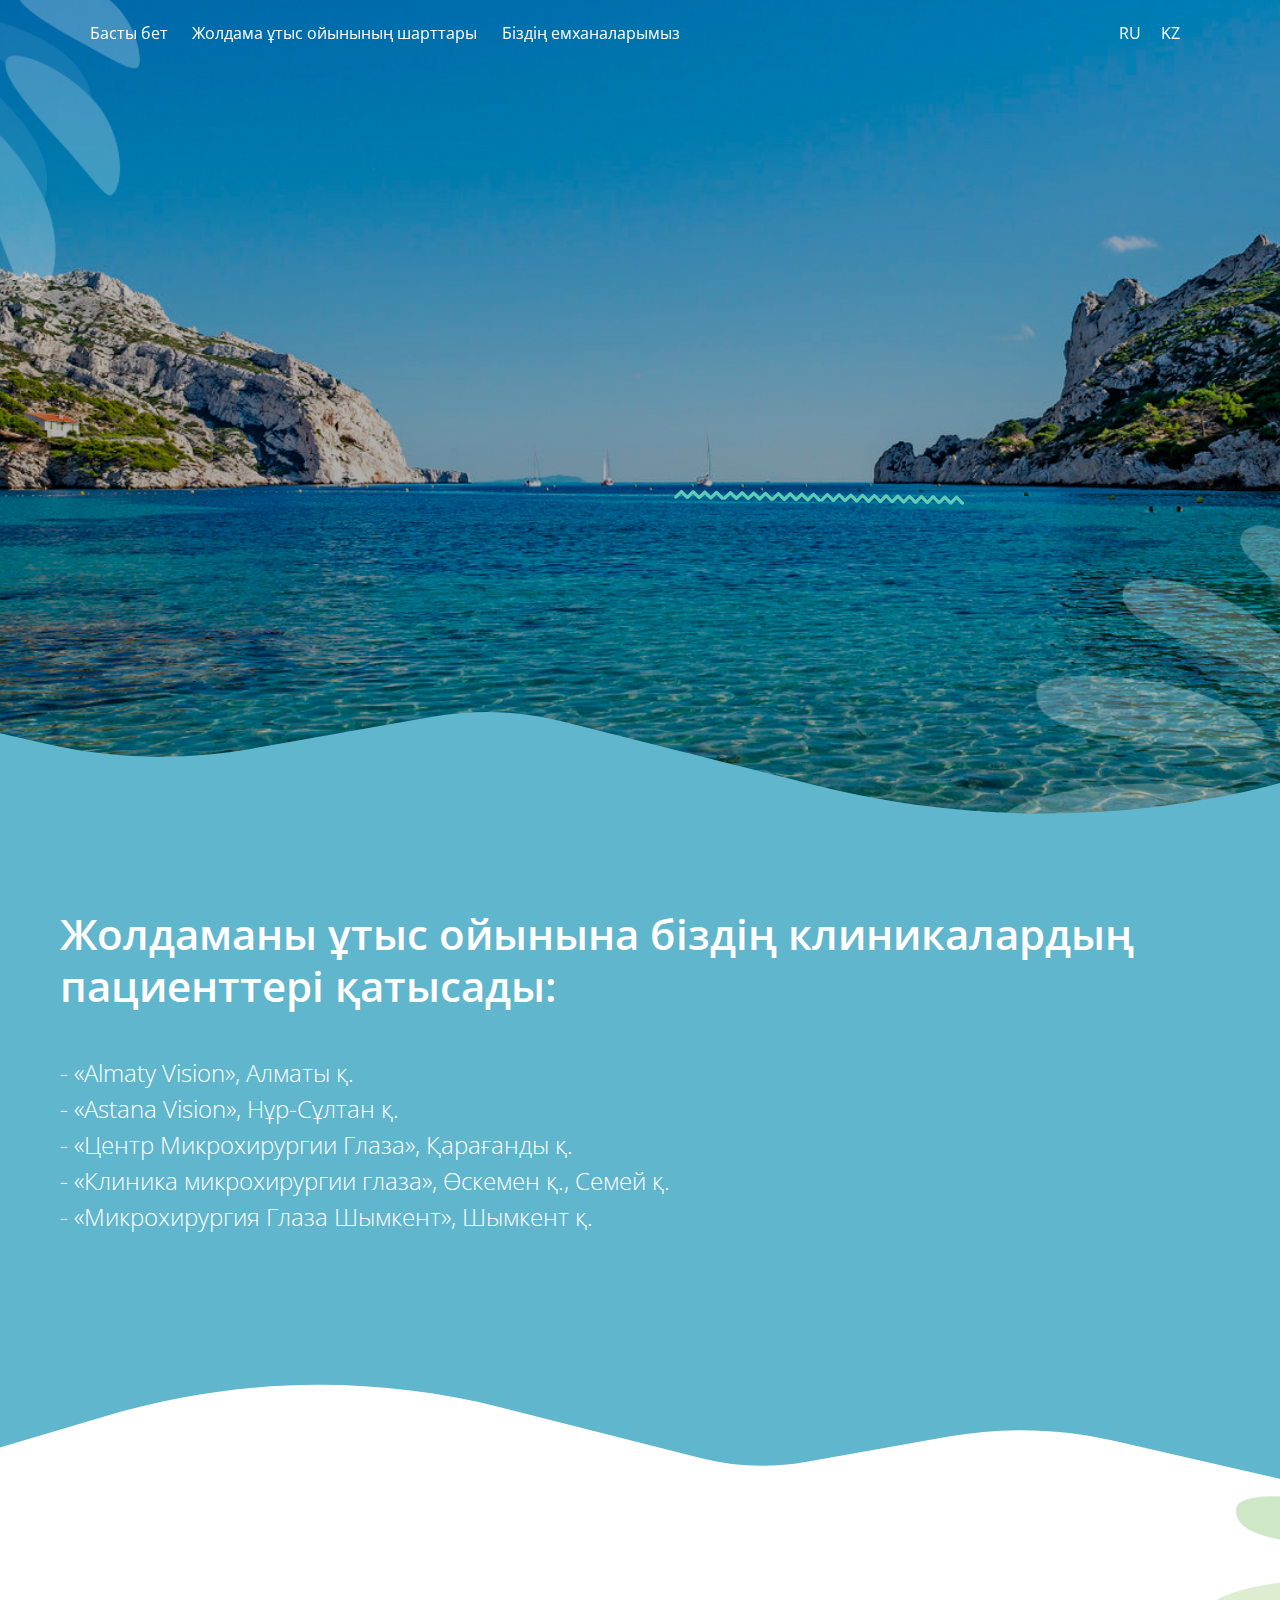
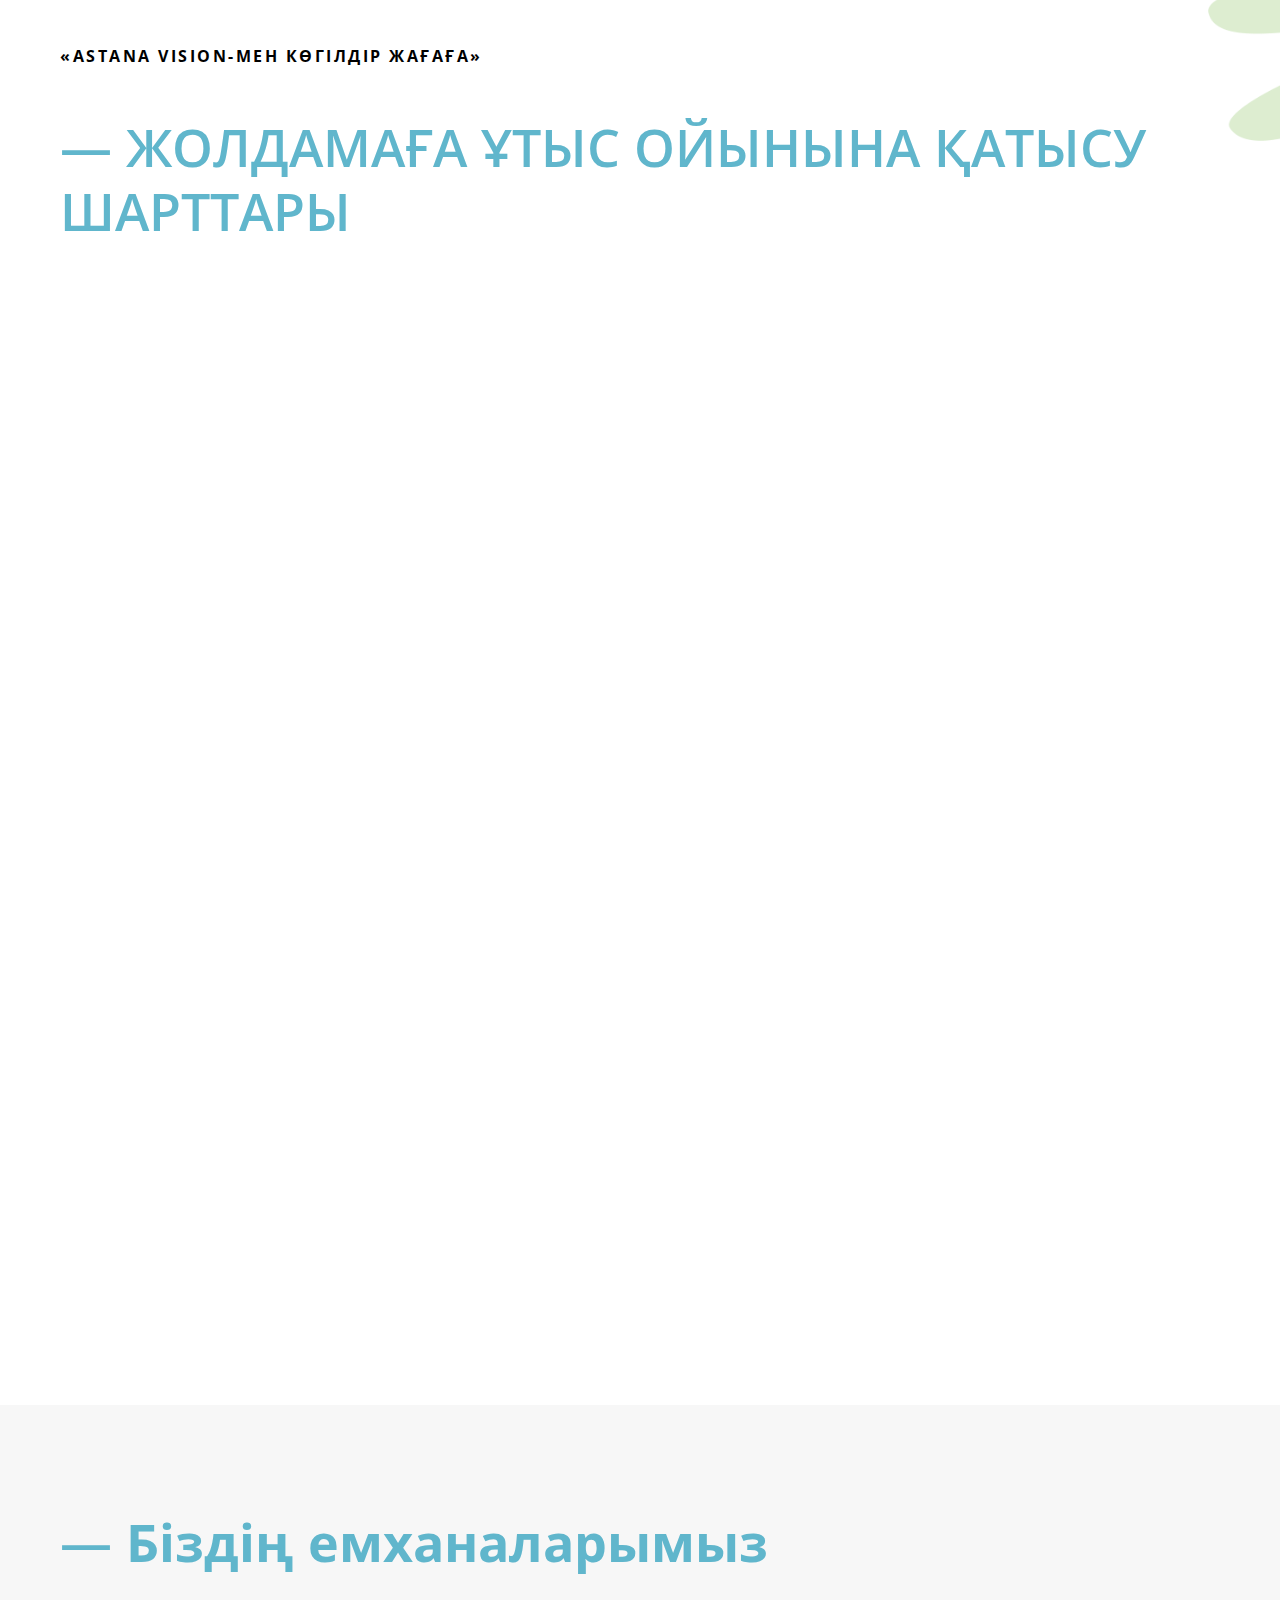
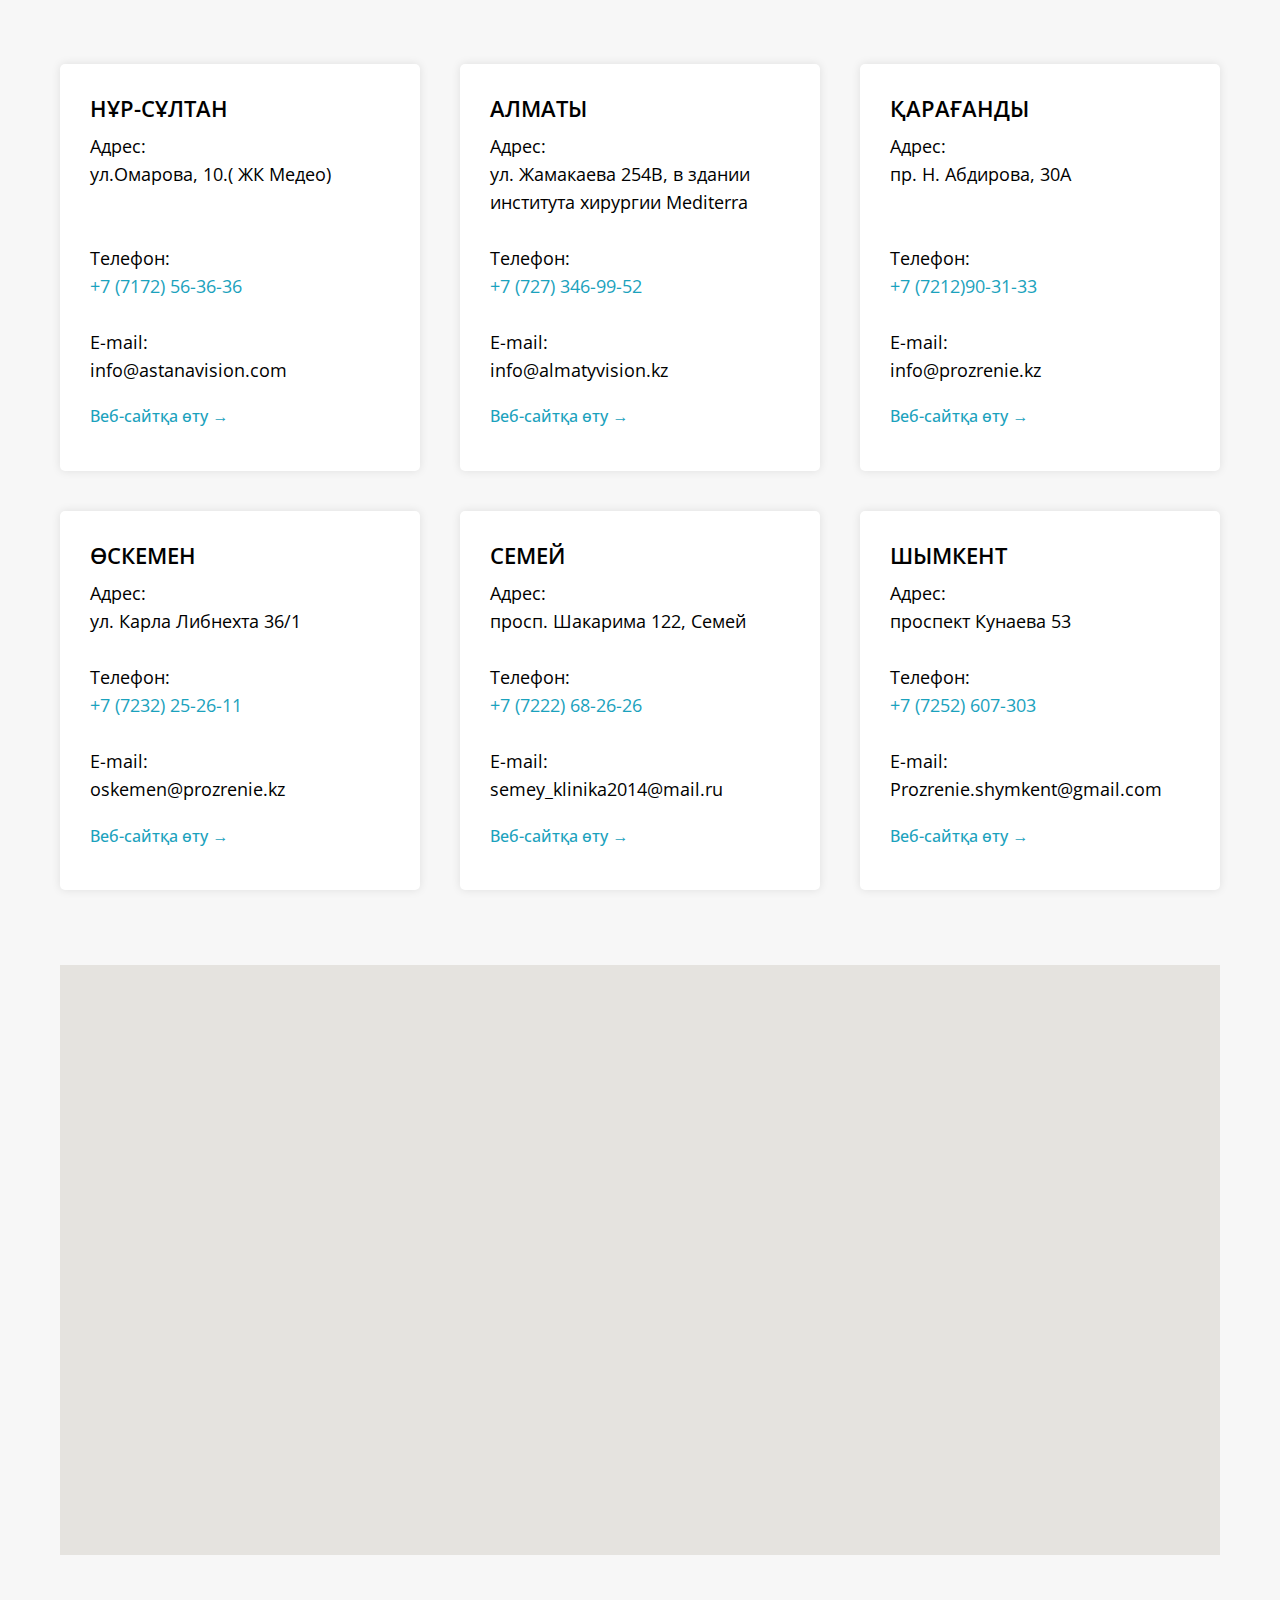
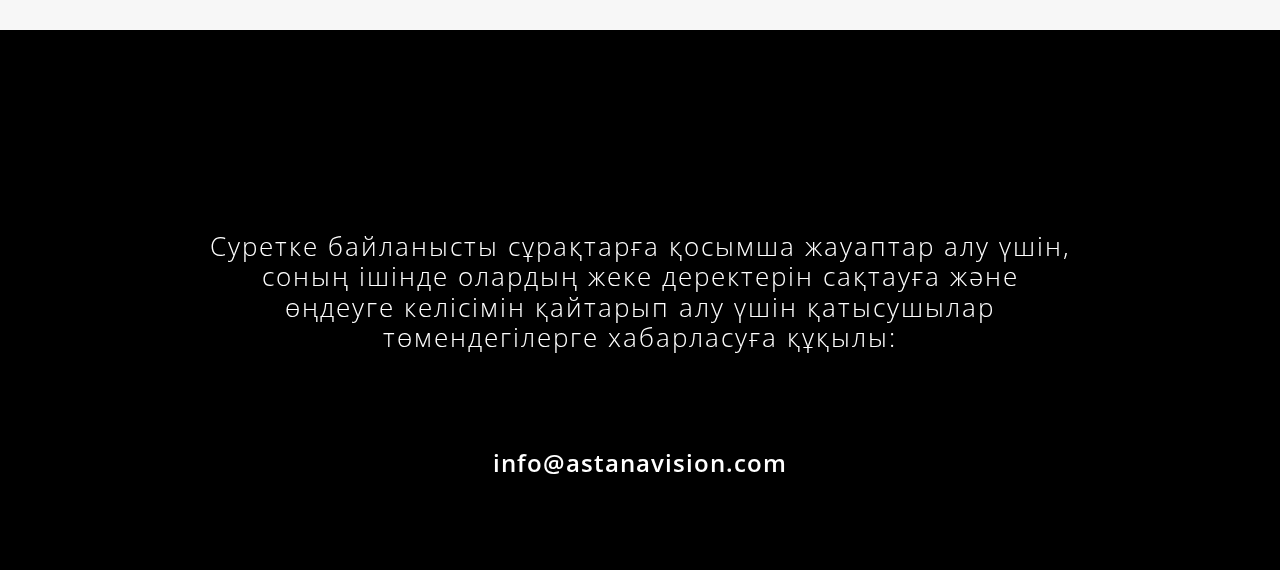
<file: kz/index.html>
<!DOCTYPE html><html> <head><meta charset="utf-8" /><meta http-equiv="Content-Type" content="text/html; charset=utf-8" /><meta name="viewport" content="width=device-width, initial-scale=1.0" /> <!--metatextblock--><title>Көру қабілеті төмендігілімен қоштасып, ASTANA VISION мен Көгілдір жағаға жолдамасын алуға қатысыңыз</title><meta name="description" content="Бізбен бірге көзілдіріктер мен линзалардан арылыңыз және Көгілдір жағаға екі адамға жолдама ұтыс ойынына қатысыңыз!" /><meta property="og:url" content="https://bereg.vision.kz/kz" /><meta property="og:title" content="Выиграй путевку в Париж" /><meta property="og:description" content="Бізбен бірге көзілдіріктер мен линзалардан арылыңыз және Көгілдір жағаға екі адамға жолдама ұтыс ойынына қатысыңыз!" /><meta property="og:type" content="website" /><meta property="og:image" content="images/tild6131-6264-4235-b564-636363333636__s1200.jpg" /> <link rel="canonical" href="https://bereg.vision.kz/kz"><!--/metatextblock--><meta property="fb:app_id" content="257953674358265" /><meta name="format-detection" content="telephone=no" /><meta http-equiv="x-dns-prefetch-control" content="on"><meta name="robots" content="nosearch" /><link rel="apple-touch-icon" href="images/tild3262-6534-4466-a435-353566393130__tilda_logo_black_152.png"><link rel="apple-touch-icon" sizes="76x76" href="images/tild3262-6534-4466-a435-353566393130__tilda_logo_black_152.png"><link rel="apple-touch-icon" sizes="152x152" href="images/tild3262-6534-4466-a435-353566393130__tilda_logo_black_152.png"><link rel="apple-touch-startup-image" href="images/tild3262-6534-4466-a435-353566393130__tilda_logo_black_152.png"><!-- Assets --><link rel="stylesheet" href="css/tilda-grid-3.0.min.css" type="text/css" media="all" /><link rel="stylesheet" href="css/tilda-blocks-2.12.css?t=1581593740" type="text/css" media="all" /><link rel="stylesheet" href="css/tilda-animation-1.0.min.css" type="text/css" media="all" /><link rel="stylesheet" href="css/tilda-popup-1.1.min.css" type="text/css" media="all" /><link rel="stylesheet" href="css/tilda-menusub-1.0.min.css" type="text/css" media="all" /><link rel="stylesheet" href="css/tilda-slds-1.4.min.css" type="text/css" media="all" /><link rel="stylesheet" href="css/tilda-zoom-2.0.min.css" type="text/css" media="all" /><script src="js/jquery-1.10.2.min.js"></script><script src="js/tilda-scripts-2.8.min.js"></script><script src="js/tilda-blocks-2.7.js?t=1581593740"></script><script src="js/lazyload-1.3.min.js" charset="utf-8"></script><script src="js/tilda-animation-1.0.min.js" charset="utf-8"></script><script src="js/tilda-forms-1.0.min.js" charset="utf-8"></script><script src="js/tilda-menusub-1.0.min.js" charset="utf-8"></script><script src="js/tilda-slds-1.4.min.js" charset="utf-8"></script><script src="js/hammer.min.js" charset="utf-8"></script><script src="js/tilda-zoom-2.0.min.js" charset="utf-8"></script><script src="js/tilda-map-1.0.min.js" charset="utf-8"></script><style>.t-tildalаbеl {display: none !important;}</style>
<!-- Google Tag Manager -->
<script>(function(w,d,s,l,i){w[l]=w[l]||[];w[l].push({'gtm.start':
new Date().getTime(),event:'gtm.js'});var f=d.getElementsByTagName(s)[0],
j=d.createElement(s),dl=l!='dataLayer'?'&l='+l:'';j.async=true;j.src=
'https://www.googletagmanager.com/gtm.js?id='+i+dl;f.parentNode.insertBefore(j,f);
})(window,document,'script','dataLayer','GTM-WFVTX7N');</script>
<!-- End Google Tag Manager --><script type="text/javascript">window.dataLayer = window.dataLayer || [];</script><!-- Google Tag Manager --><script type="text/javascript">(function(w,d,s,l,i){w[l]=w[l]||[];w[l].push({'gtm.start':	new Date().getTime(),event:'gtm.js'});var f=d.getElementsByTagName(s)[0],	j=d.createElement(s),dl=l!='dataLayer'?'&l='+l:'';j.async=true;j.src=	'https://www.googletagmanager.com/gtm.js?id='+i+dl;f.parentNode.insertBefore(j,f);	})(window,document,'script','dataLayer','GTM-ND9HTM2');</script><!-- End Google Tag Manager --><script type="text/javascript">if((/bot|google|yandex|baidu|bing|msn|duckduckbot|teoma|slurp|crawler|spider|robot|crawling|facebook/i.test(navigator.userAgent))===false && typeof(sessionStorage)!='undefined' && sessionStorage.getItem('visited')!=='y'){	var style=document.createElement('style');	style.type='text/css';	style.innerHTML='@media screen and (min-width: 980px) {.t-records {opacity: 0;}.t-records_animated {-webkit-transition: opacity ease-in-out .2s;-moz-transition: opacity ease-in-out .2s;-o-transition: opacity ease-in-out .2s;transition: opacity ease-in-out .2s;}.t-records.t-records_visible {opacity: 1;}}';	document.getElementsByTagName('head')[0].appendChild(style);	$(document).ready(function() { $('.t-records').addClass('t-records_animated'); setTimeout(function(){ $('.t-records').addClass('t-records_visible'); sessionStorage.setItem('visited','y'); },400);	});
}</script></head><body class="t-body" style="margin:0;">
 <div class="container">
                <div class="background">
                </div>
                <div class="main">
        
                    <h2>Жолдамаға ұтыс ойынына қатысу нөмірін білесіз ба?</h2>
                  
                    <div class="checkbox">
                        <input id="check1" type="checkbox"  name="check" value="check1" onchange="a1()" checked >
                        <label for="check1"> &#160; Нөмірін білемін</label>
                        <br>
                        <input id="check2" type="checkbox"   name="check" value="check2" onchange="a2()">
                        <label for="check2"> &#160; Нөмірін білмеймін</label>
                    </div>
        
        
                    <div class="show" id='remember'>
                        <form action="" name="remember">
                            <input type="text" id="number" class="input__text" placeholder="Жеке нөмірін">
                        </form>
                           
                    </div>
        
        
                    <div class="hide" id='noremember'>
                       <form action="" name="noremember">
                            <div class="selected">
                                <select name="" id="select" onchange="selects()">
                            <option  value="" disabled selected>Қаланы таңдаңыз</option>
                            <option value="Нұр-Сұлтан">Нұр-Сұлтан</option>
                            <option value="Алматы">Алматы</option>
                            <option value="Қарағанды">Қарағанды</option>
                            <option value="Өскемен">Өскемен</option>
                            <option value="Семей">Семей</option>
                            <option value="Шымкент">Шымкент</option>
                        </select>
                            <label class="selected_label">+7(777)777-77-77</label>
                            </div>
        
                            <div class="noremeber_call">
                                <span>Маған қоңырау шалыңыз</span>
                                <input type="text" placeholder="+7 (___) ___ - __ -__ " id="norember_call__input" >
                            </div>
        
                           
                       </form>
                        
                    </div>
        
        
        
                    <div class="checkbox ">
                        <input id="check3" type="checkbox" name="check" value="check3">
                    <label for="check3" class="check3"> &#160; &#160; Жеке мәліметтерімді өңдеуге келісемін</label> 
                    </div>
                   <button class="button" id="but_check">Тексерy</button>
                   <button class="button hide" id="but_send">Жіберу</button>
                </div>
            </div>
           
            

	<!--allrecords--><div id="allrecords" class="t-records" data-hook="blocks-collection-content-node" data-tilda-project-id="1049077" data-tilda-page-id="9332174" data-tilda-page-alias="astana_vision_kz" data-tilda-formskey="89ea3f782a9785c25ffbbe02a567f008" ><div id="rec160705273" class="r t-rec" style=" " data-record-type="270" ><div class="t270"></div><script>$(document).ready(function() { var hash = window.location.hash; setTimeout(function() { var curPath = window.location.pathname; var curFullPath = window.location.origin + curPath; $('a[href^="#"]:not([href="#"],.carousel-control,.t-carousel__control,[href^="#price"],[href^="#popup"],[href^="#prodpopup"],[href^="#order"],a[href^="#!"]),a[href^="' + curPath + '#"],a[href^="' + curFullPath + '#"]').click(function(e) { e.preventDefault(); var hash = this.hash; if(hash !== "") { t270_scroll(hash, -3); } }); }, 500);
});</script></div><div id="rec160705274" class="r t-rec" style=" " data-animationappear="off" data-record-type="702" ><!-- T702 --><div class="t702"> <div class="t-popup" data-tooltip-hook="#popup:zapis" > <div class="t-popup__close"> <div class="t-popup__close-wrapper"> <svg class="t-popup__close-icon" width="23px" height="23px" viewBox="0 0 23 23" version="1.1" xmlns="http://www.w3.org/2000/svg" xmlns:xlink="http://www.w3.org/1999/xlink"> <g stroke="none" stroke-width="1" fill="#fff" fill-rule="evenodd"> <rect transform="translate(11.313708, 11.313708) rotate(-45.000000) translate(-11.313708, -11.313708) " x="10.3137085" y="-3.6862915" width="2" height="30"></rect> <rect transform="translate(11.313708, 11.313708) rotate(-315.000000) translate(-11.313708, -11.313708) " x="10.3137085" y="-3.6862915" width="2" height="30"></rect> </g> </svg> </div> </div> <div class="t-popup__container t-width t-width_6" > <div class="t702__wrapper"> <div class="t702__text-wrapper t-align_center"> <div class="t702__title t-title t-title_xxs" style=""><div style="font-size:34px;" data-customstyle="yes">Записаться</div></div> <div class="t702__descr t-descr t-descr_xs" style="">Оставьте свои данные и с вами обязательно свяжутся</div> </div> <form id="form160705274" name='form160705274' role="form" action='' method='POST' data-formactiontype="2" data-inputbox=".t-input-group" class="t-form js-form-proccess t-form_inputs-total_3 " data-success-callback="t702_onSuccess" > <input type="hidden" name="formservices[]" value="5751d02e9579db5a5b4705be82487a30" class="js-formaction-services"> <div class="js-successbox t-form__successbox t-text t-text_md" style="display:none;"></div> <div class="t-form__inputsbox"> <div class="t-input-group t-input-group_nm" data-input-lid="1495810354468"> <div class="t-input-title t-descr t-descr_md" data-redactor-toolbar="no" field="li_title__1495810354468" style="">Ваше Имя</div> <div class="t-input-block"> <input type="text" name="Name" class="t-input js-tilda-rule " value="" placeholder="Имя" data-tilda-req="1" data-tilda-rule="name" style="color:#7d7d7d; border:1px solid #a6a6a6; border-radius: 4px; -moz-border-radius: 4px; -webkit-border-radius: 4px;"> <div class="t-input-error"></div> </div> </div> <div class="t-input-group t-input-group_in" data-input-lid="1495810359387"> <div class="t-input-title t-descr t-descr_md" data-redactor-toolbar="no" field="li_title__1495810359387" style="">Клиника в которой вы делали оперицию:</div> <div class="t-input-block"> <input type="text" name="Клиника в которой вы делали оперицию:" class="t-input js-tilda-rule " value="" placeholder="Пример: Караганда" data-tilda-req="1" style="color:#7d7d7d; border:1px solid #a6a6a6; border-radius: 4px; -moz-border-radius: 4px; -webkit-border-radius: 4px;"> <div class="t-input-error"></div> </div> </div> <div class="t-input-group t-input-group_ur" data-input-lid="1556607181385"> <div class="t-input-title t-descr t-descr_md" data-redactor-toolbar="no" field="li_title__1556607181385" style="">Ссылка на отзыв</div> <div class="t-input-block"> <input type="text" name="Ссылка на отзыв" class="t-input js-tilda-rule " value="" data-tilda-rule="url" style="color:#7d7d7d; border:1px solid #a6a6a6; border-radius: 4px; -moz-border-radius: 4px; -webkit-border-radius: 4px;"> <div class="t-input-error"></div> </div> </div><div class="t-form__errorbox-middle"> <div class="js-errorbox-all t-form__errorbox-wrapper" style="display:none;"> <div class="t-form__errorbox-text t-text t-text_md"> <p class="t-form__errorbox-item js-rule-error js-rule-error-all"></p> <p class="t-form__errorbox-item js-rule-error js-rule-error-req"></p> <p class="t-form__errorbox-item js-rule-error js-rule-error-email"></p> <p class="t-form__errorbox-item js-rule-error js-rule-error-name"></p> <p class="t-form__errorbox-item js-rule-error js-rule-error-phone"></p> <p class="t-form__errorbox-item js-rule-error js-rule-error-minlength"></p> <p class="t-form__errorbox-item js-rule-error js-rule-error-string"></p> </div> </div></div> <div class="t-form__submit"> <button type="submit" class="t-submit" style="color:#ffffff;background-color:#7bc360;border-radius:4px; -moz-border-radius:4px; -webkit-border-radius:4px;" >Отправить</button> </div> </div> <div class="t-form__errorbox-bottom"> <div class="js-errorbox-all t-form__errorbox-wrapper" style="display:none;"> <div class="t-form__errorbox-text t-text t-text_md"> <p class="t-form__errorbox-item js-rule-error js-rule-error-all"></p> <p class="t-form__errorbox-item js-rule-error js-rule-error-req"></p> <p class="t-form__errorbox-item js-rule-error js-rule-error-email"></p> <p class="t-form__errorbox-item js-rule-error js-rule-error-name"></p> <p class="t-form__errorbox-item js-rule-error js-rule-error-phone"></p> <p class="t-form__errorbox-item js-rule-error js-rule-error-minlength"></p> <p class="t-form__errorbox-item js-rule-error js-rule-error-string"></p> </div> </div> </div> </form><style>#rec160705274 input::-webkit-input-placeholder {color:#7d7d7d; opacity: 0.5;}	#rec160705274 input::-moz-placeholder {color:#7d7d7d; opacity: 0.5;}	#rec160705274 input:-moz-placeholder {color:#7d7d7d; opacity: 0.5;}	#rec160705274 input:-ms-input-placeholder {color:#7d7d7d; opacity: 0.5;}	#rec160705274 textarea::-webkit-input-placeholder {color:#7d7d7d; opacity: 0.5;}	#rec160705274 textarea::-moz-placeholder {color:#7d7d7d; opacity: 0.5;}	#rec160705274 textarea:-moz-placeholder {color:#7d7d7d; opacity: 0.5;}	#rec160705274 textarea:-ms-input-placeholder {color:#7d7d7d; opacity: 0.5;}</style> </div> </div> </div></div><script type="text/javascript">$(document).ready(function(){ setTimeout(function(){ t702_initPopup('160705274'); }, 500); /* hack for showing popup by ZB-gallery slide click */ if ($('.t-body').find('.t396').length > 0) { setInterval(function () { t702_initPopup('160705274'); }, 500); } /* hack for Android */ var ua = navigator.userAgent.toLowerCase(); var isAndroid = ua.indexOf("android") > -1; if(isAndroid) { $('.t-body').addClass('t-body_scrollable-hack-for-android'); $('head').append("<style>@media screen and (max-width: 560px) {\n.t-body_scrollable-hack-for-android {\noverflow: visible !important;\n}\n}\n</style>"); console.log('Android css hack was inited'); }
});</script><style>#rec160705274 .t-btn[data-btneffects-first],
#rec160705274 .t-btn[data-btneffects-second],
#rec160705274 .t-submit[data-btneffects-first],
#rec160705274 .t-submit[data-btneffects-second] {	position: relative; overflow: hidden; -webkit-transform: translate3d(0,0,0); transform: translate3d(0,0,0);
}</style><script type="text/javascript">$(document).ready(function() {
});</script></div><div id="rec160705277" class="r t-rec t-rec_pt_0 t-rec_pb_0 t-screenmax-640px" style="padding-top:0px;padding-bottom:0px; " data-animationappear="off" data-record-type="450" data-screen-max="640px" > <div class="t450__burger_container t450__small " data-appearoffset="" data-hideoffset="" style="top:15px; "> <div class="t450__burger_bg " style="; opacity:0.50;"></div> <div class="t450__burger"> <span style="background-color:#ffffff;"></span> <span style="background-color:#ffffff;"></span> <span style="background-color:#ffffff;"></span> <span style="background-color:#ffffff;"></span> </div> </div><!-- t450 --><div id="nav160705277marker"></div><div class="t450__overlay "> <div class="t450__overlay_bg" style=" "></div></div><div id="nav160705277" class="t450 " data-tooltip-hook="#menuopen" style="max-width: 260px;background-color: #60b6cc;"> <div class="t450__close t450_opened " style="background-color: #60b6cc;"> <div class="t450__close_icon"> <span style="background-color:#ffffff;"></span> <span style="background-color:#ffffff;"></span> <span style="background-color:#ffffff;"></span> <span style="background-color:#ffffff;"></span> </div> </div> <div class="t450__container t-align_left"> <div class="t450__top"> <div class="t450__menu"> <ul class="t450__list"> <li class="t450__list_item"><a class="t-menu__link-item " href="#rec160705283" data-menu-submenu-hook="" style="color:#ffffff;font-size:24px;" data-menu-item-number="1"> Басты бет</a> </li> <li class="t450__list_item"><a class="t-menu__link-item " href="#rec160705290" data-menu-submenu-hook="" style="color:#ffffff;font-size:24px;" data-menu-item-number="2">Жолдама ұтыс ойынының шарттары </a> </li> <li class="t450__list_item"><a class="t-menu__link-item " href="#rec160705296" data-menu-submenu-hook="" style="color:#ffffff;font-size:24px;" data-menu-item-number="3">Біздің емханаларымыз</a> </li> </ul> </div> </div> <div class="t450__rightside"> <div class="t450__rightcontainer"> <div class="t450__right_langs"> <div class="t450__right_buttons_wrap"> <div class="t450__right_langs_lang t-descr t-descr_xxs"><a style="color:#ffffff;" href="https://bereg.vision.kz/">RU</a></div> <div class="t450__right_langs_lang t-descr t-descr_xxs"><a style="color:#ffffff;" href="https://bereg.vision.kz/kz">KZ</a></div> </div> </div> </div> </div> </div></div> <script type="text/javascript">$(document).ready(function(){ $("#rec160705277").attr('data-animationappear','off'); $("#rec160705277").css('opacity','1'); t450_initMenu('160705277');
});</script> <script type="text/javascript"> $(document).ready(function() { setTimeout(function(){ t_menusub_init('160705277'); }, 500); });</script><style>@media screen and (max-width: 980px) { #rec160705277 .t-menusub__menu .t-menusub__link-item { color:#ffffff !important; }
}</style></div><div id="rec160705281" class="r t-rec t-screenmin-640px" style=" " data-animationappear="off" data-record-type="481" data-screen-min="640px" ><!-- T481 --><div id="nav160705281marker"></div> <div class="t481__mobile"> <div class="t481__mobile_container"> <div class="t481__mobile_text t-name t-name_md" field="text">&nbsp;</div> <div class="t481__burger"> <span></span> <span></span> <span></span> <span></span> </div> </div> </div><div id="nav160705281" class="t481 t-col_12 t481__hidden t481__positionabsolute " style="border-radius: 3px;border-top-left-radius: 0; border-top-right-radius: 0;top: 0;background-color: rgba(34,34,34,0.0); " data-bgcolor-hex="#222222" data-bgcolor-rgba="rgba(34,34,34,0.0)" data-navmarker="nav160705281marker" data-appearoffset="" data-bgopacity-two="50" data-menushadow="" data-bgopacity="0.0" data-bgcolor-rgba-afterscroll="rgba(34,34,34,0.50)" data-menu-items-align="left" data-menu="yes"> <div class="t481__maincontainer " style=""> <div class="t481__padding40px"></div> <div class="t481__leftside"> </div> <div class="t481__centerside t481__menualign_left"> <div class="t481__centercontainer"> <ul class="t481__list"> <li class="t481__list_item"><a class="t-menu__link-item" href="#rec160705283" data-menu-submenu-hook="" style="color:#ffffff;" data-menu-item-number="1">Басты бет</a> </li> <li class="t481__list_item"><a class="t-menu__link-item" href="#rec160705291" data-menu-submenu-hook="" style="color:#ffffff;" data-menu-item-number="2">Жолдама ұтыс ойынының шарттары</a> </li> <li class="t481__list_item"><a class="t-menu__link-item" href="#rec160705296" data-menu-submenu-hook="" style="color:#ffffff;" data-menu-item-number="3">Біздің емханаларымыз</a> </li> </ul> </div> </div> <div class="t481__rightside"> <div class="t481__rightcontainer"> <div class="t481__right_langs"> <div class="t481__right_buttons_wrap"> <div class="t481__right_langs_lang"><a style="color:#ffffff;" href="https://bereg.vision.kz/">RU</a></div> <div class="t481__right_langs_lang"><a style="color:#ffffff;" href="https://bereg.vision.kz/kz">KZ</a></div> </div> </div> </div> </div> <div class="t481__padding40px"></div> </div></div><script type="text/javascript"> $(document).ready(function() { t481_highlight(); });
$(window).resize(function() { t481_setBg('160705281');
});
$(document).ready(function() { t481_setBg('160705281');
}); </script><script type="text/javascript"> $(document).ready(function() { t481_createMobileMenu('160705281'); }); </script><script type="text/javascript"> $(document).ready(function() { setTimeout(function(){ t_menusub_init('160705281'); }, 500); });</script><style>@media screen and (max-width: 980px) { #rec160705281 .t-menusub__menu .t-menusub__link-item { color:#ffffff !important; }
}</style><!--[if IE 8]><style>#rec160705281 .t481 { filter: progid:DXImageTransform.Microsoft.gradient(startColorStr='#D9222222', endColorstr='#D9222222');
}</style><![endif]--></div><div id="rec160705282" class="r t-rec t-screenmin-640px" style=" " data-animationappear="off" data-record-type="481" data-screen-min="640px" ><!-- T481 --><div id="nav160705282marker"></div> <div class="t481__mobile"> <div class="t481__mobile_container"> <div class="t481__mobile_text t-name t-name_md" field="text">&nbsp;</div> <div class="t481__burger"> <span></span> <span></span> <span></span> <span></span> </div> </div> </div><div id="nav160705282" class="t481 t-col_12 t481__hidden t481__positionfixed t481__beforeready" style="border-radius: 3px;border-top-left-radius: 0; border-top-right-radius: 0;top: 0;background-color: rgba(255,255,255,1); box-shadow: 0px 1px 3px rgba(0,0,0,0.30);" data-bgcolor-hex="#ffffff" data-bgcolor-rgba="rgba(255,255,255,1)" data-navmarker="nav160705282marker" data-appearoffset="20px" data-bgopacity-two="100" data-menushadow="30" data-bgopacity="1" data-bgcolor-rgba-afterscroll="rgba(255,255,255,1)" data-menu-items-align="left" data-menu="yes"> <div class="t481__maincontainer " style=""> <div class="t481__padding40px"></div> <div class="t481__leftside"> </div> <div class="t481__centerside t481__menualign_left"> <div class="t481__centercontainer"> <ul class="t481__list"> <li class="t481__list_item"><a class="t-menu__link-item" href="#rec160705283" data-menu-submenu-hook="" style="color:#000000;" data-menu-item-number="1">Басты бет</a> </li> <li class="t481__list_item"><a class="t-menu__link-item" href="#rec160705291" data-menu-submenu-hook="" style="color:#000000;" data-menu-item-number="2">Жолдама ұтыс ойынының шарттары</a> </li> <li class="t481__list_item"><a class="t-menu__link-item" href="#rec160705296" data-menu-submenu-hook="" style="color:#000000;" data-menu-item-number="3">Біздің емханаларымыз</a> </li> </ul> </div> </div> <div class="t481__rightside"> <div class="t481__rightcontainer"> <div class="t481__right_langs"> <div class="t481__right_buttons_wrap"> <div class="t481__right_langs_lang"><a style="color:#000000;" href="https://bereg.vision.kz/">RU</a></div> <div class="t481__right_langs_lang"><a style="color:#000000;" href="https://bereg.vision.kz/kz">KZ</a></div> </div> </div> </div> </div> <div class="t481__padding40px"></div> </div></div><script type="text/javascript"> $(document).ready(function() { t481_highlight(); t481_checkAnchorLinks('160705282'); });
$(window).resize(function() { t481_setBg('160705282');
});
$(document).ready(function() { t481_setBg('160705282');
}); $(document).ready(function() { $('.t481').removeClass('t481__beforeready'); t481_appearMenu('160705282'); $(window).bind('scroll', t_throttle(function(){t481_appearMenu('160705282')}, 200)); }); $(document).ready(function() { t481_changebgopacitymenu('160705282'); $(window).bind('scroll', t_throttle(function(){t481_changebgopacitymenu('160705282')}, 200)); }); </script><script type="text/javascript"> $(document).ready(function() { t481_createMobileMenu('160705282'); }); </script><style>#rec160705282 .t-menu__link-item{ -webkit-transition: color 0.3s ease-in-out, opacity 0.3s ease-in-out; transition: color 0.3s ease-in-out, opacity 0.3s ease-in-out; position: relative;	}
#rec160705282 .t-menu__link-item::after { content: ''; position: absolute; left: 0;	bottom: 20%;	opacity: 0;	width: 100%;	height: 100%;	border-bottom: 0px solid #60b6cc; -webkit-box-shadow: inset 0px -1px 0px 0px #60b6cc; -moz-box-shadow: inset 0px -1px 0px 0px #60b6cc; box-shadow: inset 0px -1px 0px 0px #60b6cc; -webkit-transition: all 0.3s ease; transition: all 0.3s ease;
}
#rec160705282 .t-menu__link-item.t-active{ color:#60b6cc !important; }
#rec160705282 .t-menu__link-item.t-active::after {
opacity: 1;
bottom: -0px;
border-bottom: 0px solid #60b6cc;
-webkit-box-shadow: inset 0px -1px 0px 0px #60b6cc;
-moz-box-shadow: inset 0px -1px 0px 0px #60b6cc;
box-shadow: inset 0px -1px 0px 0px #60b6cc;
}
#rec160705282 .t-menu__link-item:not(.t-active):not(.tooltipstered):hover{ color: #60b6cc !important; }
#rec160705282 .t-menu__link-item:not(.t-active):not(.tooltipstered):hover::after{	opacity: 1;	bottom: -0px;	}
@supports (overflow:-webkit-marquee) and (justify-content:inherit)
{ #rec160705282 .t-menu__link-item, #rec160705282 .t-menu__link-item.t-active { opacity: 1 !important; }
}</style><script type="text/javascript"> $(document).ready(function() { setTimeout(function(){ t_menusub_init('160705282'); }, 500); });</script><style>@media screen and (max-width: 980px) { #rec160705282 .t-menusub__menu .t-menusub__link-item { color:#000000 !important; }
}</style><!--[if IE 8]><style>#rec160705282 .t481 { filter: progid:DXImageTransform.Microsoft.gradient(startColorStr='#D9ffffff', endColorstr='#D9ffffff');
}</style><![endif]--></div><div id="rec160705283" class="r t-rec t-rec_pb_0" style="padding-bottom:0px; " data-animationappear="off" data-record-type="396" ><!-- T396 --><style>#rec160705283 .t396__artboard{min-height: 550px;height: 100vh; background-color: #ffffff;}#rec160705283 .t396__filter{min-height: 550px;height: 100vh;background-image: -webkit-gradient( linear, left top, left bottom, from(rgba(0,0,0,0.4)), to(rgba(0,0,0,0.3)) );background-image: -webkit-linear-gradient(top, rgba(0,0,0,0.4), rgba(0,0,0,0.3));background-image: linear-gradient(to bottom, rgba(0,0,0,0.4), rgba(0,0,0,0.3));}#rec160705283 .t396__carrier{min-height: 550px;height: 100vh;background-position: center center;background-attachment: fixed;transform:translate3d(0,0,0);-moz-transform: unset;background-image: url('images/tild3636-3463-4231-b466-613365363564__-__resize__20x__frantsiia-marsel-mor.jpg');background-size:cover;background-repeat:no-repeat;}@media screen and (max-width: 1199px){#rec160705283 .t396__artboard{}#rec160705283 .t396__filter{}#rec160705283 .t396__carrier{background-attachment:scroll;}}@media screen and (max-width: 959px){#rec160705283 .t396__artboard{}#rec160705283 .t396__filter{background-image: -webkit-gradient( linear, left top, left bottom, from(rgba(0,0,0,0.3)), to(rgba(0,0,0,0.6)) );background-image: -webkit-linear-gradient(top, rgba(0,0,0,0.3), rgba(0,0,0,0.6));background-image: linear-gradient(to bottom, rgba(0,0,0,0.3), rgba(0,0,0,0.6));}#rec160705283 .t396__carrier{}}@media screen and (max-width: 639px){#rec160705283 .t396__artboard{min-height: 570px;}#rec160705283 .t396__filter{min-height: 570px;}#rec160705283 .t396__carrier{min-height: 570px;}}@media screen and (max-width: 479px){#rec160705283 .t396__artboard{min-height: 550px;}#rec160705283 .t396__filter{min-height: 550px;}#rec160705283 .t396__carrier{min-height: 550px;}}#rec160705283 .tn-elem[data-elem-id="1470209944682"]{color:#ffffff;z-index:9;top: calc(50vh - 0px + -53px);left: calc(50% - 600px + 12px);width:428px;}#rec160705283 .tn-elem[data-elem-id="1470209944682"] .tn-atom{color:#ffffff;font-size:100px;font-family:'Open Sans',Arial,sans-serif;line-height:1;font-weight:700;letter-spacing:1px;background-position:center center;border-color:transparent;border-style:solid;}@media screen and (max-width: 1199px){#rec160705283 .tn-elem[data-elem-id="1470209944682"]{top: calc(50vh - 0px + -85px);left: calc(50% - 480px + 4px);width:620px;}#rec160705283 .tn-elem[data-elem-id="1470209944682"] .tn-atom{font-size:84px;}}@media screen and (max-width: 959px){#rec160705283 .tn-elem[data-elem-id="1470209944682"]{top: calc(50vh - 0px + -57px);left: calc(50% - 320px + 10px);width:298px;}#rec160705283 .tn-elem[data-elem-id="1470209944682"]{text-align:left;}#rec160705283 .tn-elem[data-elem-id="1470209944682"] .tn-atom{font-size:68px;line-height:1.25;}}@media screen and (max-width: 639px){#rec160705283 .tn-elem[data-elem-id="1470209944682"]{top: calc(50vh - 0px + -124px);left: calc(50% - 240px + 10px);width:460px;}#rec160705283 .tn-elem[data-elem-id="1470209944682"]{text-align:center;}#rec160705283 .tn-elem[data-elem-id="1470209944682"] .tn-atom{font-size:93px;}}@media screen and (max-width: 479px){#rec160705283 .tn-elem[data-elem-id="1470209944682"]{top: calc(50vh - 0px + -135px);left: calc(50% - 160px + -1px);width:313px;}#rec160705283 .tn-elem[data-elem-id="1470209944682"] .tn-atom{font-size:65px;}}#rec160705283 .tn-elem[data-elem-id="1470210011265"]{color:#ffffff;z-index:10;top: calc(50vh - 0px + 61px);left: calc(50% - 600px + 17px);width:430px;}#rec160705283 .tn-elem[data-elem-id="1470210011265"] .tn-atom{color:#ffffff;font-size:20px;font-family:'Open Sans',Arial,sans-serif;line-height:1.3;font-weight:300;background-position:center center;border-color:transparent;border-style:solid;}@media screen and (max-width: 1199px){#rec160705283 .tn-elem[data-elem-id="1470210011265"]{top: calc(50vh - 0px + 22px);left: calc(50% - 480px + 10px);width:400px;}#rec160705283 .tn-elem[data-elem-id="1470210011265"] .tn-atom{font-size:18px;line-height:1.55;}}@media screen and (max-width: 959px){#rec160705283 .tn-elem[data-elem-id="1470210011265"]{top: calc(50vh - 0px + 41px);left: calc(50% - 320px + 20px);width:290px;}#rec160705283 .tn-elem[data-elem-id="1470210011265"] .tn-atom{font-size:16px;letter-spacing:0px;}}@media screen and (max-width: 639px){#rec160705283 .tn-elem[data-elem-id="1470210011265"]{top: calc(50vh - 0px + 130px);left: calc(50% - 240px + 5px);width:470px;}#rec160705283 .tn-elem[data-elem-id="1470210011265"]{text-align:center;}#rec160705283 .tn-elem[data-elem-id="1470210011265"] .tn-atom{font-size:16px;}}@media screen and (max-width: 479px){#rec160705283 .tn-elem[data-elem-id="1470210011265"]{top: calc(50vh - 0px + 98px);left: calc(50% - 160px + -10px);width:340px;}}#rec160705283 .tn-elem[data-elem-id="1473846124811"]{color:#ffffff;text-align:center;z-index:11;top: calc(50vh - 30px + 165px);left: calc(50% - 600px + 20px);width:225px;height:60px;}#rec160705283 .tn-elem[data-elem-id="1473846124811"] .tn-atom{color:#ffffff;font-size:16px;font-family:'Arial',Arial,sans-serif;line-height:1.55;font-weight:600;border-width:3px;border-radius:0px;background-color:#60b6cc;background-position:center center;border-color:transparent;border-style:solid;transition: background-color 0.2s ease-in-out, color 0.2s ease-in-out, border-color 0.2s ease-in-out;box-shadow: 1px 1px 10px 0px rgba(100,161,201,1);}@media screen and (max-width: 1199px){#rec160705283 .tn-elem[data-elem-id="1473846124811"]{top: calc(50vh - 30px + 136px);left: calc(50% - 480px + 10px);}}@media screen and (max-width: 959px){#rec160705283 .tn-elem[data-elem-id="1473846124811"]{top: calc(50vh - 30px + 145px);left: calc(50% - 320px + 20px);}}@media screen and (max-width: 639px){#rec160705283 .tn-elem[data-elem-id="1473846124811"]{top: calc(50vh - 30px + 211px);left: calc(50% - 240px + 128px);width:225px;height:60px;}}@media screen and (max-width: 479px){#rec160705283 .tn-elem[data-elem-id="1473846124811"]{top: calc(50vh - 25px + 201px);left: calc(50% - 160px + 16px);width:288px;height:50px;}}#rec160705283 .tn-elem[data-elem-id="1580365805137"]{z-index:12;top: calc(50vh - 275px + -550px);left: calc(50% - 600px + 140px);width:200px;}#rec160705283 .tn-elem[data-elem-id="1580365805137"] .tn-atom{background-position:center center;border-color:transparent;border-style:solid;}@media screen and (max-width: 1199px){}@media screen and (max-width: 959px){}@media screen and (max-width: 639px){}@media screen and (max-width: 479px){}#rec160705283 .tn-elem[data-elem-id="1580367030968"]{z-index:15;top: calc(50vh - 275px + 298px);left: calc(50% - 600px + 800px);width:10px;}#rec160705283 .tn-elem[data-elem-id="1580367030968"] .tn-atom{-webkit-transform:rotate(270deg); -moz-transform:rotate(270deg); transform:rotate(270deg);background-position:center center;border-color:transparent;border-style:solid;}@media screen and (max-width: 1199px){#rec160705283 .tn-elem[data-elem-id="1580367030968"]{top: calc(50vh - 275px + 231px);left: calc(50% - 480px + 634px);}}@media screen and (max-width: 959px){#rec160705283 .tn-elem[data-elem-id="1580367030968"]{top: calc(50vh - 275px + 278px);left: calc(50% - 320px + 483px);}}@media screen and (max-width: 639px){#rec160705283 .tn-elem[data-elem-id="1580367030968"]{top: calc(50vh - 285px + 349px);left: calc(50% - 240px + 190px);}}@media screen and (max-width: 479px){#rec160705283 .tn-elem[data-elem-id="1580367030968"]{top: calc(50vh - 275px + 285px);left: calc(50% - 160px + 100px);}}#rec160705283 .tn-elem[data-elem-id="1580367399214"]{z-index:16;top: calc(50vh - 275px + 299px);left: calc(50% - 600px + 847px);width:10px;}#rec160705283 .tn-elem[data-elem-id="1580367399214"] .tn-atom{-webkit-transform:rotate(270deg); -moz-transform:rotate(270deg); transform:rotate(270deg);background-position:center center;border-color:transparent;border-style:solid;}@media screen and (max-width: 1199px){#rec160705283 .tn-elem[data-elem-id="1580367399214"]{top: calc(50vh - 275px + 231px);left: calc(50% - 480px + 681px);}}@media screen and (max-width: 959px){#rec160705283 .tn-elem[data-elem-id="1580367399214"]{top: calc(50vh - 275px + 279px);left: calc(50% - 320px + 530px);}}@media screen and (max-width: 639px){#rec160705283 .tn-elem[data-elem-id="1580367399214"]{top: calc(50vh - 285px + 350px);left: calc(50% - 240px + 237px);}}@media screen and (max-width: 479px){#rec160705283 .tn-elem[data-elem-id="1580367399214"]{top: calc(50vh - 275px + 286px);left: calc(50% - 160px + 147px);}}#rec160705283 .tn-elem[data-elem-id="1580367414060"]{z-index:17;top: calc(50vh - 275px + 300px);left: calc(50% - 600px + 894px);width:10px;}#rec160705283 .tn-elem[data-elem-id="1580367414060"] .tn-atom{-webkit-transform:rotate(270deg); -moz-transform:rotate(270deg); transform:rotate(270deg);background-position:center center;border-color:transparent;border-style:solid;}@media screen and (max-width: 1199px){#rec160705283 .tn-elem[data-elem-id="1580367414060"]{top: calc(50vh - 275px + 231px);left: calc(50% - 480px + 728px);}}@media screen and (max-width: 959px){#rec160705283 .tn-elem[data-elem-id="1580367414060"]{top: calc(50vh - 275px + 280px);left: calc(50% - 320px + 577px);}}@media screen and (max-width: 639px){#rec160705283 .tn-elem[data-elem-id="1580367414060"]{top: calc(50vh - 285px + 351px);left: calc(50% - 240px + 284px);}}@media screen and (max-width: 479px){#rec160705283 .tn-elem[data-elem-id="1580367414060"]{top: calc(50vh - 275px + 287px);left: calc(50% - 160px + 194px);}}#rec160705283 .tn-elem[data-elem-id="1580369394912"]{z-index:19;top: calc(50vh - 275px + 190px);left: calc(50% - 600px + 520px);width:400px;}#rec160705283 .tn-elem[data-elem-id="1580369394912"] .tn-atom{background-position:center center;border-color:transparent;border-style:solid;}@media screen and (max-width: 1199px){#rec160705283 .tn-elem[data-elem-id="1580369394912"]{top: calc(50vh - 275px + 161px);left: calc(50% - 480px + 428px);width:320px;}}@media screen and (max-width: 959px){#rec160705283 .tn-elem[data-elem-id="1580369394912"]{top: calc(50vh - 275px + 200px);left: calc(50% - 320px + 350px);width:260px;}}@media screen and (max-width: 639px){#rec160705283 .tn-elem[data-elem-id="1580369394912"]{top: calc(50vh - 285px + 233px);left: calc(50% - 240px + 20px);width:440px;}}@media screen and (max-width: 479px){#rec160705283 .tn-elem[data-elem-id="1580369394912"]{top: calc(50vh - 275px + 186px);left: calc(50% - 160px + 0px);width:320px;}}#rec160705283 .tn-elem[data-elem-id="1580380609785"]{z-index:21;top: calc(50vh - 275px + 340px);left: calc(50% - 600px + 620px);width:305px;}#rec160705283 .tn-elem[data-elem-id="1580380609785"] .tn-atom{background-position:center center;border-color:transparent;border-style:solid;}@media screen and (max-width: 1199px){#rec160705283 .tn-elem[data-elem-id="1580380609785"]{top: calc(50vh - 275px + 275px);left: calc(50% - 480px + 490px);width:270px;}}@media screen and (max-width: 959px){#rec160705283 .tn-elem[data-elem-id="1580380609785"]{top: calc(50vh - 275px + 315px);left: calc(50% - 320px + 410px);width:200px;}}@media screen and (max-width: 639px){#rec160705283 .tn-elem[data-elem-id="1580380609785"]{top: calc(50vh - 285px + 20px);left: calc(50% - 240px + 17px);width:130px;}}@media screen and (max-width: 479px){#rec160705283 .tn-elem[data-elem-id="1580380609785"]{top: calc(50vh - 275px + 20px);left: calc(50% - 160px + -10px);width:130px;}}#rec160705283 .tn-elem[data-elem-id="1580381411683"]{z-index:5;top: calc(50vh - 275px + -505px);left: calc(50% - 600px + -660px);width:760px;}#rec160705283 .tn-elem[data-elem-id="1580381411683"] .tn-atom{opacity:0.25;background-position:center center;border-color:transparent;border-style:solid;}@media screen and (max-width: 1199px){#rec160705283 .tn-elem[data-elem-id="1580381411683"]{top: calc(50vh - 275px + -455px);left: calc(50% - 480px + -610px);}}@media screen and (max-width: 959px){}@media screen and (max-width: 639px){#rec160705283 .tn-elem[data-elem-id="1580381411683"]{top: calc(50vh - 285px + -310px);left: calc(50% - 240px + -340px);width:480px;}}@media screen and (max-width: 479px){}#rec160705283 .tn-elem[data-elem-id="1580381534970"]{z-index:3;top: calc(50vh - 275px + 345px);left: calc(50% - 600px + 960px);width:760px;}#rec160705283 .tn-elem[data-elem-id="1580381534970"] .tn-atom{opacity:0.25;background-position:center center;border-color:transparent;border-style:solid;}@media screen and (max-width: 1199px){}@media screen and (max-width: 959px){}@media screen and (max-width: 639px){#rec160705283 .tn-elem[data-elem-id="1580381534970"]{top: calc(50vh - 285px + 405px);left: calc(50% - 240px + 370px);width:370px;}}@media screen and (max-width: 479px){#rec160705283 .tn-elem[data-elem-id="1580381534970"]{top: calc(50vh - 275px + -190px);left: calc(50% - 160px + 190px);}}#rec160705283 .tn-elem[data-elem-id="1580469380423"]{z-index:4;top: calc(50vh - 275px + 499px);left: calc(50% - 600px + -625px);width:2450px;}#rec160705283 .tn-elem[data-elem-id="1580469380423"] .tn-atom{background-position:center center;border-color:transparent;border-style:solid;}@media screen and (max-width: 1199px){#rec160705283 .tn-elem[data-elem-id="1580469380423"]{top: calc(50vh - 275px + 470px);left: calc(50% - 480px + -490px);}}@media screen and (max-width: 959px){#rec160705283 .tn-elem[data-elem-id="1580469380423"]{top: calc(50vh - 275px + 474px);left: calc(50% - 320px + -490px);}}@media screen and (max-width: 639px){#rec160705283 .tn-elem[data-elem-id="1580469380423"]{top: calc(50vh - 285px + 520px);left: calc(50% - 240px + -390px);}}@media screen and (max-width: 479px){#rec160705283 .tn-elem[data-elem-id="1580469380423"]{top: calc(50vh - 275px + 514px);left: calc(50% - 160px + -720px);width:1350px;}}#rec160705283 .tn-elem[data-elem-id="1580722426185"]{z-index:24;top: calc(50vh - 275px + 297px);left: calc(50% - 600px + 751px);width:10px;}#rec160705283 .tn-elem[data-elem-id="1580722426185"] .tn-atom{-webkit-transform:rotate(270deg); -moz-transform:rotate(270deg); transform:rotate(270deg);background-position:center center;border-color:transparent;border-style:solid;}@media screen and (max-width: 1199px){#rec160705283 .tn-elem[data-elem-id="1580722426185"]{top: calc(50vh - 275px + 231px);left: calc(50% - 480px + 587px);}}@media screen and (max-width: 959px){#rec160705283 .tn-elem[data-elem-id="1580722426185"]{top: calc(50vh - 275px + 335px);left: calc(50% - 320px + 840px);}}@media screen and (max-width: 639px){#rec160705283 .tn-elem[data-elem-id="1580722426185"]{top: calc(50vh - 285px + 200px);left: calc(50% - 240px + 750px);}}@media screen and (max-width: 479px){#rec160705283 .tn-elem[data-elem-id="1580722426185"]{top: calc(50vh - 275px + 235px);left: calc(50% - 160px + 640px);}}#rec160705283 .tn-elem[data-elem-id="1580812300013"]{z-index:25;top: calc(50vh - 275px + 296px);left: calc(50% - 600px + 703px);width:10px;}#rec160705283 .tn-elem[data-elem-id="1580812300013"] .tn-atom{-webkit-transform:rotate(270deg); -moz-transform:rotate(270deg); transform:rotate(270deg);background-position:center center;border-color:transparent;border-style:solid;}@media screen and (max-width: 1199px){#rec160705283 .tn-elem[data-elem-id="1580812300013"]{top: calc(50vh - 275px + 231px);left: calc(50% - 480px + 516px);}}@media screen and (max-width: 959px){#rec160705283 .tn-elem[data-elem-id="1580812300013"]{top: calc(50vh - 275px + 345pxpx);left: calc(50% - 320px + 850pxpx);}}@media screen and (max-width: 639px){#rec160705283 .tn-elem[data-elem-id="1580812300013"]{top: calc(50vh - 285px + 210pxpx);left: calc(50% - 240px + 760pxpx);}}@media screen and (max-width: 479px){#rec160705283 .tn-elem[data-elem-id="1580812300013"]{top: calc(50vh - 275px + 245pxpx);left: calc(50% - 160px + 650pxpx);}}#rec160705283 .tn-elem[data-elem-id="1580812310677"]{z-index:26;top: calc(50vh - 275px + 295px);left: calc(50% - 600px + 654px);width:10px;}#rec160705283 .tn-elem[data-elem-id="1580812310677"] .tn-atom{-webkit-transform:rotate(270deg); -moz-transform:rotate(270deg); transform:rotate(270deg);background-position:center center;border-color:transparent;border-style:solid;}@media screen and (max-width: 1199px){#rec160705283 .tn-elem[data-elem-id="1580812310677"]{top: calc(50vh - 275px + 231px);left: calc(50% - 480px + 540px);}}@media screen and (max-width: 959px){#rec160705283 .tn-elem[data-elem-id="1580812310677"]{top: calc(50vh - 275px + 277px);left: calc(50% - 320px + 435px);}}@media screen and (max-width: 639px){#rec160705283 .tn-elem[data-elem-id="1580812310677"]{top: calc(50vh - 285px + 220pxpx);left: calc(50% - 240px + 770pxpx);}}@media screen and (max-width: 479px){#rec160705283 .tn-elem[data-elem-id="1580812310677"]{top: calc(50vh - 275px + 255px);left: calc(50% - 160px + 660px);}}#rec160705283 .tn-elem[data-elem-id="1581058893759"]{z-index:29;top: calc(50vh - 275px + 280px);left: calc(50% - 600px + 516px);width:405px;}#rec160705283 .tn-elem[data-elem-id="1581058893759"] .tn-atom{background-position:center center;border-color:transparent;border-style:solid;}@media screen and (max-width: 1199px){#rec160705283 .tn-elem[data-elem-id="1581058893759"]{top: calc(50vh - 275px + 162px);left: calc(50% - 480px + 760px);width:120px;}}@media screen and (max-width: 959px){#rec160705283 .tn-elem[data-elem-id="1581058893759"]{top: calc(50vh - 275px + 264px);left: calc(50% - 320px + 356px);width:250px;}}@media screen and (max-width: 639px){#rec160705283 .tn-elem[data-elem-id="1581058893759"]{top: calc(50vh - 285px + 332px);left: calc(50% - 240px + 40px);width:400px;}}@media screen and (max-width: 479px){#rec160705283 .tn-elem[data-elem-id="1581058893759"]{top: calc(50vh - 275px + 261px);left: calc(50% - 160px + 0px);width:320px;}}#rec160705283 .tn-elem[data-elem-id="1581059022519"]{z-index:30;top: calc(50vh - 275px + 150px);left: calc(50% - 600px + 17px);width:590px;}#rec160705283 .tn-elem[data-elem-id="1581059022519"] .tn-atom{background-position:center center;border-color:transparent;border-style:solid;}@media screen and (max-width: 1199px){#rec160705283 .tn-elem[data-elem-id="1581059022519"]{top: calc(50vh - 275px + 115px);left: calc(50% - 480px + 10px);width:590px;}}@media screen and (max-width: 959px){#rec160705283 .tn-elem[data-elem-id="1581059022519"]{top: calc(50vh - 275px + 151px);left: calc(50% - 320px + 16px);width:590px;}}@media screen and (max-width: 639px){#rec160705283 .tn-elem[data-elem-id="1581059022519"]{top: calc(50vh - 285px + 93px);left: calc(50% - 240px + 10px);width:460px;}}@media screen and (max-width: 479px){#rec160705283 .tn-elem[data-elem-id="1581059022519"]{top: calc(50vh - 275px + 89px);left: calc(50% - 160px + 0px);width:320px;}}</style> <div class='t396'><div class="t396__artboard" data-artboard-recid="160705283"	data-artboard-height="550"	data-artboard-height-res-480="570"	data-artboard-height-res-320="550"	data-artboard-height_vh="100"	data-artboard-valign="center"	data-artboard-ovrflw=""	> <div class="t396__carrier t-bgimg" data-artboard-recid="160705283" data-original="images/tild3636-3463-4231-b466-613365363564__frantsiia-marsel-mor.jpg"></div> <div class="t396__filter" data-artboard-recid="160705283"></div> <div class='t396__elem tn-elem tn-elem__1607052831470209944682 t-animate' data-elem-id='1470209944682' data-elem-type='text'	data-field-top-value="-53"	data-field-top-res-960-value="-85"	data-field-top-res-640-value="-57"	data-field-top-res-480-value="-124"	data-field-top-res-320-value="-135"	data-field-left-value="12"	data-field-left-res-960-value="4"	data-field-left-res-640-value="10"	data-field-left-res-480-value="10"	data-field-left-res-320-value="-1"	data-field-width-value="428"	data-field-width-res-960-value="620"	data-field-width-res-640-value="298"	data-field-width-res-480-value="460"	data-field-width-res-320-value="313"	data-field-axisy-value="center"	data-field-axisx-value="left"	data-field-container-value="grid"	data-field-topunits-value=""	data-field-leftunits-value=""	data-field-heightunits-value=""	data-field-widthunits-value=""	data-animate-style="fadeinright"	data-animate-duration="1"	data-animate-distance="100" > <div class='tn-atom' field='tn_text_1470209944682' >КӨГІЛДІР</div> </div> <div class='t396__elem tn-elem tn-elem__1607052831470210011265 t-animate' data-elem-id='1470210011265' data-elem-type='text'	data-field-top-value="61"	data-field-top-res-960-value="22"	data-field-top-res-640-value="41"	data-field-top-res-480-value="130"	data-field-top-res-320-value="98"	data-field-left-value="17"	data-field-left-res-960-value="10"	data-field-left-res-640-value="20"	data-field-left-res-480-value="5"	data-field-left-res-320-value="-10"	data-field-width-value="430"	data-field-width-res-960-value="400"	data-field-width-res-640-value="290"	data-field-width-res-480-value="470"	data-field-width-res-320-value="340"	data-field-axisy-value="center"	data-field-axisx-value="left"	data-field-container-value="grid"	data-field-topunits-value=""	data-field-leftunits-value=""	data-field-heightunits-value=""	data-field-widthunits-value=""	data-animate-style="fadein"	data-animate-duration="1" > <div class='tn-atom' field='tn_text_1470210011265' >Бізбен бірге көзілдіріктер мен линзалардан арылыңыз және Көгілдір жағаға екі адамға жолдама ұтыс ойынына қатысыңыз! <br></div> </div> <div class='t396__elem tn-elem tn-elem__1607052831473846124811 t-animate' data-elem-id='1473846124811' data-elem-type='button'	data-field-top-value="165"	data-field-top-res-960-value="136"	data-field-top-res-640-value="145"	data-field-top-res-480-value="211"	data-field-top-res-320-value="201"	data-field-left-value="20"	data-field-left-res-960-value="10"	data-field-left-res-640-value="20"	data-field-left-res-480-value="128"	data-field-left-res-320-value="16"	data-field-height-value="60"	data-field-height-res-480-value="60"	data-field-height-res-320-value="50"	data-field-width-value="225"	data-field-width-res-480-value="225"	data-field-width-res-320-value="288"	data-field-axisy-value="center"	data-field-axisx-value="left"	data-field-container-value="grid"	data-field-topunits-value=""	data-field-leftunits-value=""	data-field-heightunits-value=""	data-field-widthunits-value=""	data-animate-style="fadeinright"	data-animate-duration="1"	data-animate-distance="100" > <a class='tn-atom' href="#rec160705293" >Мен қатысамын!</a> </div> <div class='t396__elem tn-elem tn-elem__1607052831580365805137' data-elem-id='1580365805137' data-elem-type='image'	data-field-top-value="-550"	data-field-left-value="140"	data-field-width-value="200"	data-field-axisy-value="top"	data-field-axisx-value="left"	data-field-container-value="grid"	data-field-topunits-value=""	data-field-leftunits-value=""	data-field-heightunits-value=""	data-field-widthunits-value="" > <div class='tn-atom' > <img class='tn-atom__img t-img' data-original='images/tild6130-6661-4231-b530-306532343763__frantsiia-marsel-mor.jpg' imgfield='tn_img_1580365805137'> </div> </div> <div class='t396__elem tn-elem tn-elem__1607052831580367030968' data-elem-id='1580367030968' data-elem-type='image'	data-field-top-value="298"	data-field-top-res-960-value="231"	data-field-top-res-640-value="278"	data-field-top-res-480-value="349"	data-field-top-res-320-value="285"	data-field-left-value="800"	data-field-left-res-960-value="634"	data-field-left-res-640-value="483"	data-field-left-res-480-value="190"	data-field-left-res-320-value="100"	data-field-width-value="10"	data-field-axisy-value="top"	data-field-axisx-value="left"	data-field-container-value="grid"	data-field-topunits-value=""	data-field-leftunits-value=""	data-field-heightunits-value=""	data-field-widthunits-value="" > <div class='tn-atom' > <img class='tn-atom__img t-img' data-original='images/tild6364-3637-4534-b133-326163653534__vector.svg' imgfield='tn_img_1580367030968'> </div> </div> <div class='t396__elem tn-elem tn-elem__1607052831580367399214' data-elem-id='1580367399214' data-elem-type='image'	data-field-top-value="299"	data-field-top-res-960-value="231"	data-field-top-res-640-value="279"	data-field-top-res-480-value="350"	data-field-top-res-320-value="286"	data-field-left-value="847"	data-field-left-res-960-value="681"	data-field-left-res-640-value="530"	data-field-left-res-480-value="237"	data-field-left-res-320-value="147"	data-field-width-value="10"	data-field-axisy-value="top"	data-field-axisx-value="left"	data-field-container-value="grid"	data-field-topunits-value=""	data-field-leftunits-value=""	data-field-heightunits-value=""	data-field-widthunits-value="" > <div class='tn-atom' > <img class='tn-atom__img t-img' data-original='images/tild3734-3531-4166-a534-316632363434__vector.svg' imgfield='tn_img_1580367399214'> </div> </div> <div class='t396__elem tn-elem tn-elem__1607052831580367414060' data-elem-id='1580367414060' data-elem-type='image'	data-field-top-value="300"	data-field-top-res-960-value="231"	data-field-top-res-640-value="280"	data-field-top-res-480-value="351"	data-field-top-res-320-value="287"	data-field-left-value="894"	data-field-left-res-960-value="728"	data-field-left-res-640-value="577"	data-field-left-res-480-value="284"	data-field-left-res-320-value="194"	data-field-width-value="10"	data-field-axisy-value="top"	data-field-axisx-value="left"	data-field-container-value="grid"	data-field-topunits-value=""	data-field-leftunits-value=""	data-field-heightunits-value=""	data-field-widthunits-value="" > <div class='tn-atom' > <img class='tn-atom__img t-img' data-original='images/tild6565-3166-4331-a565-663436333032__vector.svg' imgfield='tn_img_1580367414060'> </div> </div> <div class='t396__elem tn-elem tn-elem__1607052831580369394912 t-animate' data-elem-id='1580369394912' data-elem-type='image'	data-field-top-value="190"	data-field-top-res-960-value="161"	data-field-top-res-640-value="200"	data-field-top-res-480-value="233"	data-field-top-res-320-value="186"	data-field-left-value="520"	data-field-left-res-960-value="428"	data-field-left-res-640-value="350"	data-field-left-res-480-value="20"	data-field-left-res-320-value="0"	data-field-width-value="400"	data-field-width-res-960-value="320"	data-field-width-res-640-value="260"	data-field-width-res-480-value="440"	data-field-width-res-320-value="320"	data-field-axisy-value="top"	data-field-axisx-value="left"	data-field-container-value="grid"	data-field-topunits-value=""	data-field-leftunits-value=""	data-field-heightunits-value=""	data-field-widthunits-value=""	data-animate-style="fadeinleft"	data-animate-duration="1"	data-animate-distance="100" > <div class='tn-atom' > <img class='tn-atom__img t-img' data-original='images/tild3133-3739-4632-b836-653634316666__photo.svg' imgfield='tn_img_1580369394912'> </div> </div> <div class='t396__elem tn-elem tn-elem__1607052831580380609785 t-animate' data-elem-id='1580380609785' data-elem-type='image'	data-field-top-value="340"	data-field-top-res-960-value="275"	data-field-top-res-640-value="315"	data-field-top-res-480-value="20"	data-field-top-res-320-value="20"	data-field-left-value="620"	data-field-left-res-960-value="490"	data-field-left-res-640-value="410"	data-field-left-res-480-value="17"	data-field-left-res-320-value="-10"	data-field-width-value="305"	data-field-width-res-960-value="270"	data-field-width-res-640-value="200"	data-field-width-res-480-value="130"	data-field-width-res-320-value="130"	data-field-axisy-value="top"	data-field-axisx-value="left"	data-field-container-value="grid"	data-field-topunits-value=""	data-field-leftunits-value=""	data-field-heightunits-value=""	data-field-widthunits-value=""	data-animate-style="zoomin"	data-animate-duration="1"	data-animate-scale="0.9" > <div class='tn-atom' > <img class='tn-atom__img t-img' data-original='images/tild3535-6634-4263-b839-386563316634__group_25.svg' imgfield='tn_img_1580380609785'> </div> </div> <div class='t396__elem tn-elem tn-elem__1607052831580381411683' data-elem-id='1580381411683' data-elem-type='image'	data-field-top-value="-505"	data-field-top-res-960-value="-455"	data-field-top-res-480-value="-310"	data-field-left-value="-660"	data-field-left-res-960-value="-610"	data-field-left-res-480-value="-340"	data-field-width-value="760"	data-field-width-res-480-value="480"	data-field-axisy-value="top"	data-field-axisx-value="left"	data-field-container-value="grid"	data-field-topunits-value=""	data-field-leftunits-value=""	data-field-heightunits-value=""	data-field-widthunits-value="" > <div class='tn-atom' > <img class='tn-atom__img t-img' data-original='images/tild3737-6431-4435-a661-666666663330___12.png' imgfield='tn_img_1580381411683'> </div> </div> <div class='t396__elem tn-elem tn-elem__1607052831580381534970' data-elem-id='1580381534970' data-elem-type='image'	data-field-top-value="345"	data-field-top-res-480-value="405"	data-field-top-res-320-value="-190"	data-field-left-value="960"	data-field-left-res-480-value="370"	data-field-left-res-320-value="190"	data-field-width-value="760"	data-field-width-res-480-value="370"	data-field-axisy-value="top"	data-field-axisx-value="left"	data-field-container-value="grid"	data-field-topunits-value=""	data-field-leftunits-value=""	data-field-heightunits-value=""	data-field-widthunits-value="" > <div class='tn-atom' > <img class='tn-atom__img t-img' data-original='images/tild3737-6431-4435-a661-666666663330___12.png' imgfield='tn_img_1580381534970'> </div> </div> <div class='t396__elem tn-elem tn-elem__1607052831580469380423' data-elem-id='1580469380423' data-elem-type='image'	data-field-top-value="499"	data-field-top-res-960-value="470"	data-field-top-res-640-value="474"	data-field-top-res-480-value="520"	data-field-top-res-320-value="514"	data-field-left-value="-625"	data-field-left-res-960-value="-490"	data-field-left-res-640-value="-490"	data-field-left-res-480-value="-390"	data-field-left-res-320-value="-720"	data-field-width-value="2450"	data-field-width-res-320-value="1350"	data-field-axisy-value="top"	data-field-axisx-value="left"	data-field-container-value="grid"	data-field-topunits-value=""	data-field-leftunits-value=""	data-field-heightunits-value=""	data-field-widthunits-value="" > <div class='tn-atom' > <img class='tn-atom__img t-img' data-original='images/tild3633-3731-4836-b961-353163613531__rectangle_1.svg' imgfield='tn_img_1580469380423'> </div> </div> <div class='t396__elem tn-elem tn-elem__1607052831580722426185' data-elem-id='1580722426185' data-elem-type='image'	data-field-top-value="297"	data-field-top-res-960-value="231"	data-field-top-res-640-value="335"	data-field-top-res-480-value="200"	data-field-top-res-320-value="235"	data-field-left-value="751"	data-field-left-res-960-value="587"	data-field-left-res-640-value="840"	data-field-left-res-480-value="750"	data-field-left-res-320-value="640"	data-field-width-value="10"	data-field-axisy-value="top"	data-field-axisx-value="left"	data-field-container-value="grid"	data-field-topunits-value=""	data-field-leftunits-value=""	data-field-heightunits-value=""	data-field-widthunits-value="" > <div class='tn-atom' > <img class='tn-atom__img t-img' data-original='images/tild6364-3637-4534-b133-326163653534__vector.svg' imgfield='tn_img_1580722426185'> </div> </div> <div class='t396__elem tn-elem tn-elem__1607052831580812300013' data-elem-id='1580812300013' data-elem-type='image'	data-field-top-value="296"	data-field-top-res-960-value="231"	data-field-top-res-640-value="345px"	data-field-top-res-480-value="210px"	data-field-top-res-320-value="245px"	data-field-left-value="703"	data-field-left-res-960-value="516"	data-field-left-res-640-value="850px"	data-field-left-res-480-value="760px"	data-field-left-res-320-value="650px"	data-field-width-value="10"	data-field-axisy-value="top"	data-field-axisx-value="left"	data-field-container-value="grid"	data-field-topunits-value=""	data-field-leftunits-value=""	data-field-heightunits-value=""	data-field-widthunits-value="" > <div class='tn-atom' > <img class='tn-atom__img t-img' data-original='images/tild6364-3637-4534-b133-326163653534__vector.svg' imgfield='tn_img_1580812300013'> </div> </div> <div class='t396__elem tn-elem tn-elem__1607052831580812310677' data-elem-id='1580812310677' data-elem-type='image'	data-field-top-value="295"	data-field-top-res-960-value="231"	data-field-top-res-640-value="277"	data-field-top-res-480-value="220px"	data-field-top-res-320-value="255"	data-field-left-value="654"	data-field-left-res-960-value="540"	data-field-left-res-640-value="435"	data-field-left-res-480-value="770px"	data-field-left-res-320-value="660"	data-field-width-value="10"	data-field-axisy-value="top"	data-field-axisx-value="left"	data-field-container-value="grid"	data-field-topunits-value=""	data-field-leftunits-value=""	data-field-heightunits-value=""	data-field-widthunits-value="" > <div class='tn-atom' > <img class='tn-atom__img t-img' data-original='images/tild6364-3637-4534-b133-326163653534__vector.svg' imgfield='tn_img_1580812310677'> </div> </div> <div class='t396__elem tn-elem tn-elem__1607052831581058893759 t-animate' data-elem-id='1581058893759' data-elem-type='image'	data-field-top-value="280"	data-field-top-res-960-value="162"	data-field-top-res-640-value="264"	data-field-top-res-480-value="332"	data-field-top-res-320-value="261"	data-field-left-value="516"	data-field-left-res-960-value="760"	data-field-left-res-640-value="356"	data-field-left-res-480-value="40"	data-field-left-res-320-value="0"	data-field-width-value="405"	data-field-width-res-960-value="120"	data-field-width-res-640-value="250"	data-field-width-res-480-value="400"	data-field-width-res-320-value="320"	data-field-axisy-value="top"	data-field-axisx-value="left"	data-field-container-value="grid"	data-field-topunits-value=""	data-field-leftunits-value=""	data-field-heightunits-value=""	data-field-widthunits-value=""	data-animate-style="fadeinleft"	data-animate-duration="1"	data-animate-distance="100" > <div class='tn-atom' > <img class='tn-atom__img t-img' data-original='images/tild3838-3463-4539-b139-663132326336_____4.svg' imgfield='tn_img_1581058893759'> </div> </div> <div class='t396__elem tn-elem tn-elem__1607052831581059022519 t-animate' data-elem-id='1581059022519' data-elem-type='image'	data-field-top-value="150"	data-field-top-res-960-value="115"	data-field-top-res-640-value="151"	data-field-top-res-480-value="93"	data-field-top-res-320-value="89"	data-field-left-value="17"	data-field-left-res-960-value="10"	data-field-left-res-640-value="16"	data-field-left-res-480-value="10"	data-field-left-res-320-value="0"	data-field-width-value="590"	data-field-width-res-960-value="590"	data-field-width-res-640-value="590"	data-field-width-res-480-value="460"	data-field-width-res-320-value="320"	data-field-axisy-value="top"	data-field-axisx-value="left"	data-field-container-value="grid"	data-field-topunits-value=""	data-field-leftunits-value=""	data-field-heightunits-value=""	data-field-widthunits-value=""	data-animate-style="fadeinleft"	data-animate-duration="1"	data-animate-distance="100" > <div class='tn-atom' > <img class='tn-atom__img t-img' data-original='images/tild3131-3434-4361-a535-343361383164_____.svg' imgfield='tn_img_1581059022519'> </div> </div> </div> </div> <script>$( document ).ready(function() { t396_init('160705283');
});</script><!-- /T396 --></div><div id="rec160705284" class="r t-rec t-rec_pt_0 t-rec_pb_105" style="padding-top:0px;padding-bottom:105px;background-color:#60b6cc; " data-record-type="30" data-bg-color="#60b6cc"><!-- T015 --><div class="t015"> <div class="t-container t-align_center"> <div class="t-col t-col_12 "> <div class="t015__title t-title t-title_lg" field="title" style="color:#ffffff;"><div style="font-size:42px;text-align:left;" data-customstyle="yes">Жолдаманы ұтыс ойынына біздің клиникалардың пациенттері қатысады: <br /></div></div> <div class="t015__descr t-descr t-descr_xl" field="descr" style=""><div style="text-align:left;color:#ffffff;" data-customstyle="yes"><span style="font-weight: 300;">- «Almaty Vision», Алматы қ. <br /> - «Astana Vision», Нұр-Сұлтан қ. <br /> - «Центр Микрохирургии Глаза», Қарағанды қ. <br /> - «Клиника микрохирургии глаза», Өскемен қ., Семей қ. <br /> - «Микрохирургия Глаза Шымкент», Шымкент қ. </span><br /></div></div> </div> </div></div></div><div id="rec160705285" class="r t-rec t-rec_pt_0" style="padding-top:0px; " data-animationappear="off" data-record-type="396" ><!-- T396 --><style>#rec160705285 .t396__artboard{height: 170px;background-color: #ffffff;}#rec160705285 .t396__filter{height: 170px;}#rec160705285 .t396__carrier{height: 170px;background-position: center center;background-attachment: scroll;background-size:cover;background-repeat:no-repeat;}@media screen and (max-width: 1199px){#rec160705285 .t396__artboard{}#rec160705285 .t396__filter{}#rec160705285 .t396__carrier{background-attachment:scroll;}}@media screen and (max-width: 959px){}@media screen and (max-width: 639px){}@media screen and (max-width: 479px){}#rec160705285 .tn-elem[data-elem-id="1580469617949"]{z-index:1;top: -56px;left: calc(50% - 600px + -375px);width:1950px;}#rec160705285 .tn-elem[data-elem-id="1580469617949"] .tn-atom{-webkit-transform:rotate(180deg); -moz-transform:rotate(180deg); transform:rotate(180deg);background-position:center center;border-color:transparent;border-style:solid;}@media screen and (max-width: 1199px){}@media screen and (max-width: 959px){}@media screen and (max-width: 639px){}@media screen and (max-width: 479px){}</style> <div class='t396'><div class="t396__artboard" data-artboard-recid="160705285"	data-artboard-height="170"	data-artboard-height_vh=""	data-artboard-valign="center"	data-artboard-ovrflw=""	> <div class="t396__carrier" data-artboard-recid="160705285"></div> <div class="t396__filter" data-artboard-recid="160705285"></div> <div class='t396__elem tn-elem tn-elem__1607052851580469617949' data-elem-id='1580469617949' data-elem-type='image'	data-field-top-value="-56"	data-field-left-value="-375"	data-field-width-value="1950"	data-field-axisy-value="top"	data-field-axisx-value="left"	data-field-container-value="grid"	data-field-topunits-value=""	data-field-leftunits-value=""	data-field-heightunits-value=""	data-field-widthunits-value="" > <div class='tn-atom' > <img class='tn-atom__img t-img' data-original='images/tild3039-3865-4138-a231-383661663639__rectangle_1.svg' imgfield='tn_img_1580469617949'> </div> </div> </div> </div> <script>$( document ).ready(function() { t396_init('160705285');
});</script><!-- /T396 --></div><div id="rec160705288" class="r t-rec" style=" " data-record-type="833" ><div class="t833" data-coverslider-rec-ids="160705283" style="display:table;width:100%;"> <div class="t833__animation"> <div data-coverslider-id="160705288" class="t833__sliderwrapper"> <div class="t833__filter" style=" background-image: -moz-linear-gradient(top, rgba(0,0,0,0.20), rgba(0,0,0,0.40)); background-image: -webkit-linear-gradient(top, rgba(0,0,0,0.20), rgba(0,0,0,0.40)); background-image: -o-linear-gradient(top, rgba(0,0,0,0.20), rgba(0,0,0,0.40)); background-image: -ms-linear-gradient(top, rgba(0,0,0,0.20), rgba(0,0,0,0.40)); background-image: linear-gradient(top, rgba(0,0,0,0.20), rgba(0,0,0,0.40)); filter: progid:DXImageTransform.Microsoft.gradient(startColorStr='#cc000000', endColorstr='#99000000'); "></div> <div class="t833__slider t833__slider_effect"> <div class="t833__slide t833__slide_opacity t-bgimg" bgimgfield="li_img__1524154001192" data-original="images/tild3062-6463-4562-a365-663264363236__frantsiia-marsel-mor.jpg" style="background-image: url('images/tild3062-6463-4562-a365-663264363236__-__resizeb__20x__frantsiia-marsel-mor.jpg');"></div> <div class="t833__slide t833__slide_opacity t-bgimg" bgimgfield="li_img__1524154106301" data-original="images/tild3533-3132-4165-b239-343862666666__s1200.jpg" style="background-image: url('images/tild3533-3132-4165-b239-343862666666__-__resizeb__20x__s1200.jpg');"></div> <div class="t833__slide t833__slide_opacity t-bgimg" bgimgfield="li_img__1524153986732" data-original="images/tild3639-6633-4933-b730-636361633738__France_Houses_Coast_.jpg" style="background-image: url('images/tild3639-6633-4933-b730-636361633738__-__resizeb__20x__France_Houses_Coast_.jpg');"></div> </div> </div> </div></div><script type="text/javascript"> $(document).ready(function() { setTimeout(function() { t833_init('160705288'); }); });</script></div><div id="rec160705289" class="r t-rec" style=" " data-animationappear="off" data-record-type="396" ><!-- T396 --><style>#rec160705289 .t396__artboard{height: 20px;background-color: #ffffff;overflow:visible;}#rec160705289 .t396__filter{height: 20px;}#rec160705289 .t396__carrier{height: 20px;background-position: center center;background-attachment: scroll;background-size:cover;background-repeat:no-repeat;}@media screen and (max-width: 1199px){#rec160705289 .t396__artboard{}#rec160705289 .t396__filter{}#rec160705289 .t396__carrier{background-attachment:scroll;}}@media screen and (max-width: 959px){}@media screen and (max-width: 639px){}@media screen and (max-width: 479px){}#rec160705289 .tn-elem[data-elem-id="1580467649500"]{z-index:1;top: -135px;left: calc(50% - 600px + 1168px);width:590px;}#rec160705289 .tn-elem[data-elem-id="1580467649500"] .tn-atom{opacity:0.35;background-position:center center;border-color:transparent;border-style:solid;}@media screen and (max-width: 1199px){}@media screen and (max-width: 959px){}@media screen and (max-width: 639px){}@media screen and (max-width: 479px){}#rec160705289 .tn-elem[data-elem-id="1580467754507"]{z-index:2;top: 1105px;left: calc(50% - 600px + -594px);width:590px;}#rec160705289 .tn-elem[data-elem-id="1580467754507"] .tn-atom{opacity:0.35;background-position:center center;border-color:transparent;border-style:solid;}@media screen and (max-width: 1199px){}@media screen and (max-width: 959px){}@media screen and (max-width: 639px){}@media screen and (max-width: 479px){}</style> <div class='t396'><div class="t396__artboard" data-artboard-recid="160705289"	data-artboard-height="20"	data-artboard-height_vh=""	data-artboard-valign="center"	data-artboard-ovrflw="visible"	> <div class="t396__carrier" data-artboard-recid="160705289"></div> <div class="t396__filter" data-artboard-recid="160705289"></div> <div class='t396__elem tn-elem tn-elem__1607052891580467649500' data-elem-id='1580467649500' data-elem-type='image'	data-field-top-value="-135"	data-field-left-value="1168"	data-field-width-value="590"	data-field-axisy-value="top"	data-field-axisx-value="left"	data-field-container-value="grid"	data-field-topunits-value=""	data-field-leftunits-value=""	data-field-heightunits-value=""	data-field-widthunits-value="" > <div class='tn-atom' > <img class='tn-atom__img t-img' data-original='images/tild6161-6466-4838-b365-373034306236___12_1.png' imgfield='tn_img_1580467649500'> </div> </div> <div class='t396__elem tn-elem tn-elem__1607052891580467754507' data-elem-id='1580467754507' data-elem-type='image'	data-field-top-value="1105"	data-field-left-value="-594"	data-field-width-value="590"	data-field-axisy-value="top"	data-field-axisx-value="left"	data-field-container-value="grid"	data-field-topunits-value=""	data-field-leftunits-value=""	data-field-heightunits-value=""	data-field-widthunits-value="" > <div class='tn-atom' > <img class='tn-atom__img t-img' data-original='images/tild6161-6466-4838-b365-373034306236___12_1.png' imgfield='tn_img_1580467754507'> </div> </div> </div> </div> <script>$( document ).ready(function() { t396_init('160705289');
});</script><!-- /T396 --></div><div id="rec160705290" class="r t-rec t-rec_pt_0 t-rec_pb_60 t-screenmax-640px" style="padding-top:0px;padding-bottom:60px; " data-record-type="60" data-screen-max="640px" ><!-- T050 --><div class="t050"> <div class="t-container t-align_left"> <div class="t-col t-col_12 "> <div class="t050__title t-title t-title_xxl" field="title" style=""><div style="font-size:72px;color:#60b6cc;" data-customstyle="yes">— <strong>ЖОЛДАМАҒА ҰТЫС ОЙЫНЫНА ҚАТЫСУ ШАРТТАРЫ</strong><strong></strong></div></div> </div> </div></div></div><div id="rec160705291" class="r t-rec t-rec_pt_105 t-rec_pb_30 t-screenmin-640px" style="padding-top:105px;padding-bottom:30px; " data-record-type="30" data-screen-min="640px" ><!-- T015 --><div class="t015"> <div class="t-container t-align_left"> <div class="t-col t-col_12 "> <div class="t015__uptitle t-uptitle t-uptitle_md" field="subtitle" style="text-transform:uppercase;"><strong>«ASTANA VISION-мен Көгілдір Жағаға» <br /></strong></div> <div class="t015__title t-title t-title_lg" field="title" style=""><div style="font-size:52px;color:#60b6cc;" data-customstyle="yes">— ЖОЛДАМАҒА ҰТЫС ОЙЫНЫНА ҚАТЫСУ ШАРТТАРЫ <br /></div></div> <div class="t015__descr t-descr t-descr_xl" field="descr" style=""><div style="font-size:20px;" data-customstyle="yes"></div></div> </div> </div></div></div><div id="rec160705292" class="r t-rec t-rec_pt_0 t-rec_pb_75" style="padding-top:0px;padding-bottom:75px; " data-record-type="550" ><!-- t550--><div class="t550"> <div class="t-container"> <div class="t550__col t-col t-col_12 "> <div class="t550__numberwrapper t-cell t-valign_top" style="padding-bottom:80px;"> <div class="t550__number"> <div class="t550__circle" style=" border-width: 2px; border-color: #60b6cc; background: #ffffff;"></div> <div class="t550__digit t-name t-name_md" style="color: #60b6cc;font-size: 16px;">1</div> </div> <div class="t550__line" style="width: 2px;background: #60b6cc;"></div> </div> <div class="t550__textwrapper t-cell t-valign_top" style="padding-bottom:80px;padding-left:18px;"> <div class="t550__descr t-text t-text_xs" field="li_descr__1479137044697" style=""><div style="font-size:18px;" data-customstyle="yes">2019 жылғы 01.01. бастап 2020 жылғы 30.06. дейінгі аралықта Акция Ұйымдастырушы клиникалардың бірінде PRK(ФРК), LASIK(ЛАЗИК). FemtoLASIK(Фемто-ЛАЗИК), ReLEx SMILE (Релекс СМАЙЛ) әдістерімен лазердік түзету орындау керек; <br /></div></div> </div> </div> <div class="t550__col t-col t-col_12 "> <div class="t550__numberwrapper t-cell t-valign_top" style="padding-bottom:80px;"> <div class="t550__number"> <div class="t550__circle" style=" border-width: 2px; border-color: #60b6cc; background: #ffffff;"></div> <div class="t550__digit t-name t-name_md" style="color: #60b6cc;font-size: 16px;">2</div> </div> <div class="t550__line" style="width: 2px;background: #60b6cc;"></div> </div> <div class="t550__textwrapper t-cell t-valign_top" style="padding-bottom:80px;padding-left:18px;"> <div class="t550__descr t-text t-text_xs" field="li_descr__1479137356907" style=""><div style="font-size:18px;" data-customstyle="yes">Әлеуметтік желілердің (vk.com, facebook.com, Instagram.com) біріндегі өз аккаунтыңда клиниканы атап өтумен (сурет/бейне немесе мәтін) пікір қалдыру керек; <br /></div></div> </div> </div> <div class="t550__col t-col t-col_12 "> <div class="t550__numberwrapper t-cell t-valign_top" style="padding-bottom:80px;"> <div class="t550__number"> <div class="t550__circle" style=" border-width: 2px; border-color: #60b6cc; background: #ffffff;"></div> <div class="t550__digit t-name t-name_md" style="color: #60b6cc;font-size: 16px;">3</div> </div> <div class="t550__line" style="width: 2px;background: #60b6cc;"></div> </div> <div class="t550__textwrapper t-cell t-valign_top" style="padding-bottom:80px;padding-left:18px;"> <div class="t550__descr t-text t-text_xs" field="li_descr__1479137790652" style=""><div style="font-size:18px;" data-customstyle="yes"> <a href="#rec160705293" style="border-bottom: 1px solid rgb(96, 182, 204); box-shadow: rgb(96, 182, 204) 0px 0px 0px 0px inset; color: rgb(96, 182, 204) !important;"><span style="font-weight: 600;">bereg.vision.kz</span></a> сайтындағы нысанды пікірге сілтемені міндетті түрде көрсете отырып толтыру керек; </div></div> </div> </div> <div class="t550__col t-col t-col_12 "> <div class="t550__numberwrapper t-cell t-valign_top" style="padding-bottom:80px;"> <div class="t550__number"> <div class="t550__circle" style=" border-width: 2px; border-color: #60b6cc; background: #ffffff;"></div> <div class="t550__digit t-name t-name_md" style="color: #60b6cc;font-size: 16px;">4</div> </div> <div class="t550__line" style="width: 2px;background: #60b6cc;"></div> </div> <div class="t550__textwrapper t-cell t-valign_top" style="padding-bottom:80px;padding-left:18px;"> <div class="t550__descr t-text t-text_xs" field="li_descr__1580473210858" style=""><div style="font-size:18px;" data-customstyle="yes">Менеджермен қоңырау шалу кезінде жеке нөмір алуға керек. <br /></div></div> </div> </div> </div> </div> </div><div id="rec162399617" class="r t-rec t-rec_pt_45 t-rec_pb_90" style="padding-top:45px;padding-bottom:90px; " data-record-type="208" ><!-- T142A --><div class="t142A"><div class="t-container_100"><div class="t142A__wrapone"><div class="t142A__wraptwo"> <a href="files/pdf.docx" target="" class="t-btn " style="color:#60b6cc;border:2px solid #60b6cc;" ><table style="width:100%; height:100%;"><tr><td>Жолдама ұтыс ойынының ережелері</td></tr></table></a> </div></div></div></div><style>#rec162399617 .t-btn[data-btneffects-first],
#rec162399617 .t-btn[data-btneffects-second],
#rec162399617 .t-submit[data-btneffects-first],
#rec162399617 .t-submit[data-btneffects-second] {	position: relative; overflow: hidden; -webkit-transform: translate3d(0,0,0); transform: translate3d(0,0,0);
}</style><script type="text/javascript">$(document).ready(function() {
});</script></div><div id="rec160705293" class="r t-rec t-rec_pb_0" style="padding-bottom:0px; " data-animationappear="off" data-record-type="131" ><!-- T123 --><div class="t123" ><div class="t-container_100 "><div class="t-width t-width_100 ">
<script id="bx24_form_inline" data-skip-moving="true">
        (function(w,d,u,b){w['Bitrix24FormObject']=b;w[b] = w[b] || function(){arguments[0].ref=u;
                (w[b].forms=w[b].forms||[]).push(arguments[0])};
                if(w[b]['forms']) return;
                var s=d.createElement('script');s.async=1;s.src=u+'?'+(1*new Date());
                var h=d.getElementsByTagName('script')[0];h.parentNode.insertBefore(s,h);
        })(window,document,'https://crm.prozrenie.kz/bitrix/js/crm/form_loader.js','b24form');
        b24form({"id":"23","lang":"ru","sec":"vpsb7o","type":"inline"});
</script>
 
</div> </div></div></div><div id="rec162399618" class="r t-rec t-rec_pt_90 t-rec_pb_90" style="padding-top:90px;padding-bottom:90px; " data-record-type="208" ><!-- T142A --><div class="t142A"><div class="t-container_100"><div class="t142A__wrapone"><div class="t142A__wraptwo"> <span onclick="openModal()" target="" class="t-btn " style="color:#ffffff;background-color:#60b6cc;" ><table style="width:100%; height:100%;"><tr><td>Тіркеуді тексеру</td></tr></table></span> </div></div></div></div><style>#rec162399618 .t-btn[data-btneffects-first],
#rec162399618 .t-btn[data-btneffects-second],
#rec162399618 .t-submit[data-btneffects-first],
#rec162399618 .t-submit[data-btneffects-second] {	position: relative; overflow: hidden; -webkit-transform: translate3d(0,0,0); transform: translate3d(0,0,0);
}</style><script type="text/javascript">$(document).ready(function() {
});</script></div><div id="rec160705295" class="r t-rec t-rec_pb_0" style="padding-bottom:0px; " data-animationappear="off" data-record-type="396" ><!-- T396 --><style>#rec160705295 .t396__artboard{height: 120px;background-color: #ffffff;}#rec160705295 .t396__filter{height: 120px;}#rec160705295 .t396__carrier{height: 120px;background-position: center center;background-attachment: scroll;background-size:cover;background-repeat:no-repeat;}@media screen and (max-width: 1199px){#rec160705295 .t396__artboard{}#rec160705295 .t396__filter{}#rec160705295 .t396__carrier{background-attachment:scroll;}}@media screen and (max-width: 959px){}@media screen and (max-width: 639px){}@media screen and (max-width: 479px){}#rec160705295 .tn-elem[data-elem-id="1580469617949"]{z-index:1;top: -10px;left: calc(50% - 600px + -375px);width:1950px;}#rec160705295 .tn-elem[data-elem-id="1580469617949"] .tn-atom{background-position:center center;border-color:transparent;border-style:solid;}@media screen and (max-width: 1199px){}@media screen and (max-width: 959px){}@media screen and (max-width: 639px){}@media screen and (max-width: 479px){}</style> <div class='t396'><div class="t396__artboard" data-artboard-recid="160705295"	data-artboard-height="120"	data-artboard-height_vh=""	data-artboard-valign="center"	data-artboard-ovrflw=""	> <div class="t396__carrier" data-artboard-recid="160705295"></div> <div class="t396__filter" data-artboard-recid="160705295"></div> <div class='t396__elem tn-elem tn-elem__1607052951580469617949' data-elem-id='1580469617949' data-elem-type='image'	data-field-top-value="-10"	data-field-left-value="-375"	data-field-width-value="1950"	data-field-axisy-value="top"	data-field-axisx-value="left"	data-field-container-value="grid"	data-field-topunits-value=""	data-field-leftunits-value=""	data-field-heightunits-value=""	data-field-widthunits-value="" > <div class='tn-atom' > <img class='tn-atom__img t-img' data-original='images/tild6236-3330-4666-b565-396562396537__rectangle_5_2.svg' imgfield='tn_img_1580469617949'> </div> </div> </div> </div> <script>$( document ).ready(function() { t396_init('160705295');
});</script><!-- /T396 --></div><div id="rec160705296" class="r t-rec t-rec_pt_105 t-rec_pb_75" style="padding-top:105px;padding-bottom:75px;background-color:#f7f7f7; " data-animationappear="off" data-record-type="850" data-bg-color="#f7f7f7"><!-- t850 --><div class="t850"><div class="t-section__container t-container"><div class="t-col t-col_12"><div class="t-section__topwrapper t-align_left"><div class="t-section__title t-title t-title_xs" field="btitle"><div style="font-size:52px;color:#60b6cc;" data-customstyle="yes">— <span style="font-weight: 700;">Біздің емханаларымыз</span></div></div><div class="t-section__descr t-descr t-descr_xl" field="bdescr"><div style="font-size:20px;" data-customstyle="yes"></div></div></div></div></div><div class="t-container""><div class="t850__row" > <div class="t850__col t-col t-col_4 t-align_left"> <a href="https://astanavision.com/" target=""> <div class="t850__inner-col" style="background-color:#ffffff; border-radius:5px; box-shadow: 0px 0px 10px 0px rgba(0, 0, 0, 0.10);"> <div class="t850__wrap"> <div class="t-name t-name_lg t850__bottommargin" style="" field="li_title__1531225385233" ><div style="color:#000000;" data-customstyle="yes"><span style="font-weight: 600;">НҰР-СҰЛТАН</span><br /></div></div> <div class="t-descr t-descr_sm" style="" field="li_descr__1531225385233" >Адрес:<br />ул.Омарова, 10.( ЖК Медео)<br /><br /><br />Телефон:<br /><a href="tel:+77172563636" style="color: rgb(123, 195, 96); font-size: 16px;"><span style="font-size: 18px;"><span data-redactor-style="color: rgb(27, 162, 189);" style="color: rgb(27, 162, 189);">+7 (7172) 56-36-36</span></span></a><br /><br />E-mail:<br />info@astanavision.com</div> <div class="t850__btn-container t850__btn-container_topmargin"> <div class="t850__btntext-wrapper"> <div class="t850__btn-text t-btntext t-btntext_sm " style="color:#1ba2bd;font-family:Open Sans;font-weight:500;">Веб-сайтқа өту</div> </div> </div> </div> </div> </a></div><div class="t850__col t-col t-col_4 t-align_left"> <a href="https://almatyvision.kz/laser-correction/" target=""> <div class="t850__inner-col" style="background-color:#ffffff; border-radius:5px; box-shadow: 0px 0px 10px 0px rgba(0, 0, 0, 0.10);"> <div class="t850__wrap"> <div class="t-name t-name_lg t850__bottommargin" style="" field="li_title__1531225399444" >АЛМАТЫ</div> <div class="t-descr t-descr_sm" style="" field="li_descr__1531225399444" >Адрес:<br />ул. Жамакаева 254В, в здании института хирургии Mediterra<br /><br />Телефон:<br /><a href="tel:+77273469952" style="color: rgb(123, 195, 96); font-size: 16px;"><span style="color: rgb(27, 162, 189);"><span data-redactor-style="font-size: 18px;" style="font-size: 18px;">+7 (727) 346-99-52</span></span></a><br /><br />E-mail:<br />info@almatyvision.kz</div> <div class="t850__btn-container t850__btn-container_topmargin"> <div class="t850__btntext-wrapper"> <div class="t850__btn-text t-btntext t-btntext_sm " style="color:#1ba2bd;font-family:Open Sans;font-weight:500;">Веб-сайтқа өту</div> </div> </div> </div> </div> </a></div><div class="t850__col t-col t-col_4 t-align_left"> <a href="https://prozrenie.kz/ru/" target=""> <div class="t850__inner-col" style="background-color:#ffffff; border-radius:5px; box-shadow: 0px 0px 10px 0px rgba(0, 0, 0, 0.10);"> <div class="t850__wrap"> <div class="t-name t-name_lg t850__bottommargin" style="" field="li_title__1531225412783" >ҚАРАҒАНДЫ</div> <div class="t-descr t-descr_sm" style="" field="li_descr__1531225412783" >Адрес:<br />пр. Н. Абдирова, 30А<br /><br /><br />Телефон:<br /><a href="tel:+77212903133" style="color: rgb(123, 195, 96); font-size: 16px;"><span style="color: rgb(27, 162, 189);"><span data-redactor-style="font-size: 18px;" style="font-size: 18px;">+7 (7212)90-31-33</span></span></a><br /><br />E-mail:<br />info@prozrenie.kz<br /></div> <div class="t850__btn-container t850__btn-container_topmargin"> <div class="t850__btntext-wrapper"> <div class="t850__btn-text t-btntext t-btntext_sm " style="color:#1ba2bd;font-family:Open Sans;font-weight:500;">Веб-сайтқа өту</div> </div> </div> </div> </div> </a></div> </div><div class="t850__row" > <div class="t850__col t-col t-col_4 t-align_left"> <a href="https://ooc.kz/" target=""> <div class="t850__inner-col" style="background-color:#ffffff; border-radius:5px; box-shadow: 0px 0px 10px 0px rgba(0, 0, 0, 0.10);"> <div class="t850__wrap"> <div class="t-name t-name_lg t850__bottommargin" style="" field="li_title__1531225426944" >ӨСКЕМЕН</div> <div class="t-descr t-descr_sm" style="" field="li_descr__1531225426944" >Адрес:<br />ул. Карла Либнехта 36/1<br /><br />Телефон:<br /><a href="tel:+77232252611" style="color: rgb(123, 195, 96); font-size: 16px;"><span style="font-size: 18px;"><span data-redactor-style="color: rgb(27, 162, 189);" style="color: rgb(27, 162, 189);">+7 (7232) 25-26-11</span></span></a><br /><br />E-mail:<br />oskemen@prozrenie.kz</div> <div class="t850__btn-container t850__btn-container_topmargin"> <div class="t850__btntext-wrapper"> <div class="t850__btn-text t-btntext t-btntext_sm " style="color:#1ba2bd;font-family:Open Sans;font-weight:500;">Веб-сайтқа өту</div> </div> </div> </div> </div> </a></div><div class="t850__col t-col t-col_4 t-align_left"> <div class="t850__inner-col" style="background-color:#ffffff; border-radius:5px; box-shadow: 0px 0px 10px 0px rgba(0, 0, 0, 0.10);"> <div class="t850__wrap"> <div class="t-name t-name_lg t850__bottommargin" style="" field="li_title__1531225439554" >СЕМЕЙ</div> <div class="t-descr t-descr_sm" style="" field="li_descr__1531225439554" >Адрес:<br />просп. Шакарима 122, Семей<br /><br />Телефон:<br /><span><a href="tel:+77222682626" data-redactor-tag="a" style="color: rgb(27, 162, 189) !important;">+7 (7222) 68-26-26<br /></a></span><br /><span style="font-size: 18px;">E-mail:<br />semey_klinika2014@mail.ru</span></div> <div class="t850__btn-container t850__btn-container_topmargin"> <div class="t850__btntext-wrapper"> <div class="t850__btn-text t-btntext t-btntext_sm " style="color:#1ba2bd;font-family:Open Sans;font-weight:500;">Веб-сайтқа өту</div> </div> </div> </div> </div> </div><div class="t850__col t-col t-col_4 t-align_left"> <a href="http://uko-prozrenie.kz/contact.php" target=""> <div class="t850__inner-col" style="background-color:#ffffff; border-radius:5px; box-shadow: 0px 0px 10px 0px rgba(0, 0, 0, 0.10);"> <div class="t850__wrap"> <div class="t-name t-name_lg t850__bottommargin" style="" field="li_title__1531225453311" >ШЫМКЕНТ</div> <div class="t-descr t-descr_sm" style="" field="li_descr__1531225453311" >Адрес:<br />проспект Кунаева 53<br /><br />Телефон:<br /><a href="tel:+77252607303" style="color: rgb(123, 195, 96); font-size: 16px;"><span style="font-size: 18px;"><span style="color: rgb(27, 162, 189);" data-redactor-style="color: rgb(27, 162, 189);">+7 (7252) 607-303</span></span><br /><br /></a>E-mail:<br />Prozrenie.shymkent@gmail.com<br /></div> <div class="t850__btn-container t850__btn-container_topmargin"> <div class="t850__btntext-wrapper"> <div class="t850__btn-text t-btntext t-btntext_sm " style="color:#1ba2bd;font-family:Open Sans;font-weight:500;">Веб-сайтқа өту</div> </div> </div> </div> </div> </a></div> </div></div></div><script type="text/javascript"> $(document).ready(function() { t850_init('160705296'); });</script></div><div id="rec160705297" class="r t-rec t-rec_pt_0 t-rec_pb_75" style="padding-top:0px;padding-bottom:75px;background-color:#f7f7f7; " data-animationappear="off" data-record-type="125" data-bg-color="#f7f7f7"><!-- T117 --><div class="t117"><div class="t-width t-width_12 t-margin_auto"><div class="t-map-lazyload t117_map" data-maplazy-load="false" style="background-color:rgb(229, 227, 223);"><div class="t-map" id="separateMap160705297" data-map-language="" data-map-x="22.280937" data-map-y="114.177528" data-map-zoom="10" data-map-title="Hong Kong" style="width:100%; height:590px;" ></div><script type="text/javascript"> var arMapMarkers160705297 = [ { title:"ул.Омарова, 10.( ЖК Медео)", descr:"", lat:"51.170796", lng:"71.437418", }, { title:"ул. Жамакаева 254В, в здании института хирургии Mediterra", descr:"", lat:"43.210242", lng:"76.950693", }, { title:"пр. Н. Абдирова, 30А", descr:"", lat:"49.806504", lng:"73.099634", }, { title:"ул. Карла Либнехта 36/1", descr:"", lat:"49.946116", lng:"82.616026", }, { title:"просп. Шакарима 122, Семей 070000", descr:"", lat:"50.423597", lng:"80.265989", }, { title:"проспект Кунаева 53", descr:"", lat:"42.33244", lng:"69.603211", }, ];
$(document).ready(function() { t_map_lazyload_add_map(); $(window).bind('scroll', t_throttle(t_map_lazyload_add_map, 300)); function t_map_lazyload_add_map() { var windowHeight = $(window).height(); var scrollDiffHeigth = 700; var rec = $('#rec' + 160705297); var map = rec.find('.t-map-lazyload'); if (map.length != 0) { var blockTop = map.offset().top; if ($(window).scrollTop() > blockTop - windowHeight - scrollDiffHeigth) { if (map.attr('data-maplazy-load') == 'false') { map.attr('data-maplazy-load', 'true'); t_appendYandexMap("160705297","c5c07cac-1016-4fbb-a294-314b2c221b33"); } } } }
});</script></div></div></div><script type="text/javascript"> var fireRefreshEventOnWindow = function () { var evt = document.createEvent("HTMLEvents"); evt.initEvent('resize', true, false); window.dispatchEvent(evt); }; $('.t117').bind('displayChanged',function(){ fireRefreshEventOnWindow(); });</script> </div><div id="rec160705298" class="r t-rec t-screenmin-640px" style=" " data-animationappear="off" data-record-type="207" data-screen-min="640px" ><!-- cover --><div class="t-cover" id="recorddiv160705298" bgimgfield="img" style="height:60vh; background-image:url('images/tild3062-6463-4562-a365-663264363236__-__resize__20x__frantsiia-marsel-mor.jpg');" ><div class="t-cover__carrier" id="coverCarry160705298" data-content-cover-id="160705298" data-content-cover-bg="images/tild3062-6463-4562-a365-663264363236__frantsiia-marsel-mor.jpg" data-content-cover-height="60vh" data-content-cover-parallax="fixed" style="height:60vh; "></div> <div class="t-cover__filter" style="height:60vh;background-image: -moz-linear-gradient(top, rgba(0,0,0,0.50), rgba(0,0,0,0.40));background-image: -webkit-linear-gradient(top, rgba(0,0,0,0.50), rgba(0,0,0,0.40));background-image: -o-linear-gradient(top, rgba(0,0,0,0.50), rgba(0,0,0,0.40));background-image: -ms-linear-gradient(top, rgba(0,0,0,0.50), rgba(0,0,0,0.40));background-image: linear-gradient(top, rgba(0,0,0,0.50), rgba(0,0,0,0.40));filter: progid:DXImageTransform.Microsoft.gradient(startColorStr='#7f000000', endColorstr='#99000000');"></div><div class="t184"> <div class="t-container t-align_center"> <div class="t-col t-col_12"><div class="t-cover__wrapper t-valign_middle" style="height:60vh;"> <div class="t184__title t-title t-title_xxl" style="" field="title"><div style="font-size:26px;" data-customstyle="yes"><span style="font-weight: 300;">Суретке байланысты сұрақтарға қосымша жауаптар алу үшін, <br /> соның ішінде олардың жеке деректерін сақтауға және <br /> өңдеуге келісімін қайтарып алу үшін қатысушылар <br /> төмендегілерге хабарласуға құқылы: </span><br /></div></div> </div> <div class="t184__descr t-descr" style="" field="descr"><span style="font-weight: 600;">info@astanavision.com</span></div> </div> </div></div> </div> </div><div id="rec160705299" class="r t-rec t-screenmax-640px" style=" " data-animationappear="off" data-record-type="207" data-screen-max="640px" ><!-- cover --><div class="t-cover" id="recorddiv160705299" bgimgfield="img" style="height:100vh; background-image:url('images/tild3062-6463-4562-a365-663264363236__-__resize__20x__frantsiia-marsel-mor.jpg');" ><div class="t-cover__carrier" id="coverCarry160705299" data-content-cover-id="160705299" data-content-cover-bg="images/tild3062-6463-4562-a365-663264363236__frantsiia-marsel-mor.jpg" data-content-cover-height="100vh" data-content-cover-parallax="fixed" style="height:100vh; "></div> <div class="t-cover__filter" style="height:100vh;background-image: -moz-linear-gradient(top, rgba(0,0,0,0.50), rgba(0,0,0,0.40));background-image: -webkit-linear-gradient(top, rgba(0,0,0,0.50), rgba(0,0,0,0.40));background-image: -o-linear-gradient(top, rgba(0,0,0,0.50), rgba(0,0,0,0.40));background-image: -ms-linear-gradient(top, rgba(0,0,0,0.50), rgba(0,0,0,0.40));background-image: linear-gradient(top, rgba(0,0,0,0.50), rgba(0,0,0,0.40));filter: progid:DXImageTransform.Microsoft.gradient(startColorStr='#7f000000', endColorstr='#99000000');"></div><div class="t184"> <div class="t-container t-align_center"> <div class="t-col t-col_12"><div class="t-cover__wrapper t-valign_middle" style="height:100vh;"> <div class="t184__title t-title t-title_xxl" style="" field="title"><div style="font-size:20px;" data-customstyle="yes"><span style="font-weight: 300;">Суретке байланысты сұрақтарға қосымша жауаптар алу үшін, <br /> соның ішінде олардың жеке деректерін сақтауға және <br /> өңдеуге келісімін қайтарып алу үшін қатысушылар <br /> төмендегілерге хабарласуға құқылы: </span><br /></div></div> </div> <div class="t184__descr t-descr" style="" field="descr"><div style="font-size:40px;" data-customstyle="yes"><span style="font-weight: 600;">info@astanavision.com</span></div></div> </div> </div></div> </div> </div></div><!--/allrecords--><!-- Tilda copyright. Don't remove this line --><!-- Stat --><!-- Google Tag Manager (noscript) --><noscript><iframe src="https://www.googletagmanager.com/ns.html?id=GTM-ND9HTM2" height="0" width="0" style="display:none;visibility:hidden"></iframe></noscript><!-- End Google Tag Manager (noscript) --><script type="text/javascript">if (! window.mainTracker) { window.mainTracker = 'tilda'; }	(function (d, w, k, o, g) { var n=d.getElementsByTagName(o)[0],s=d.createElement(o),f=function(){n.parentNode.insertBefore(s,n);}; s.type = "text/javascript"; s.async = true; s.key = k; s.id = "tildastatscript"; s.src=g; if (w.opera=="[object Opera]") {d.addEventListener("DOMContentLoaded", f, false);} else { f(); } })(document, window, 'f6d93e5b9426b0bec4afbb8f7783c7df','script','https://stat.tildacdn.com/js/tildastat-0.2.min.js');</script>
</script>

<style>
    #remember{
        margin-top: 10px;
    }
 
    .flex{
        display: flex;

    }
    *{
        box-sizing: border-box;
       
    }
    body{
        font-family: 'Roboto', sans-serif;

    }
    .show{
        display: flex;
        flex-direction: column;
    }
    .hide{
        display: none;
        
    }
    h2{
        font-style: normal;
    
font-weight: normal;
font-size: 18px;
line-height: 21px;
margin-left: 20px;
margin-top: 10px;
        margin-bottom: 20px;
    }
.container{
        display: none;
}
    .check3{
     
     font-style: normal;
font-weight: normal !important;
font-size: 12px !important;
line-height: 14px !important;
margin: 5px;
display: flex !important;
margin-bottom: 20px;
align-items: center !important;

/* identical to box height */

color: #606060 !important;

    }

#select{
        width: 362px;
height: 40px;

border: 1px solid #C4C4C4;
box-sizing: border-box;
border-radius: 4px;
background: #FFFFFF;
border-radius: 4px;
color:  #000 !important;
 
 width: 220px;

 background: transparent;
 z-index: 0;
border:none;

 -webkit-user-select: none;
-moz-user-select: -moz-none;
-ms-user-select: none;
user-select: none;

-webkit-appearance: none;
-moz-appearance: radio-container;
appearance: none;
    }

.background{
    background-color: rgba(53, 51, 51, 0.6) ;
    display: none;
    z-index: 5;
    width: 100%;
    height: 100%;
    position: fixed;
    top: 0;
    left: 0;
    overflow: auto;
}


.main{
    z-index: 9999;
   padding: 20px;
   display: none;
    position: fixed;
    top: 50%;
    left: 50%;
    margin: -160px 0 0 -220px;
display: flex;
flex-direction: column;
justify-content: space-around;

width: 441px;
min-height: 273px;
background: #FFFFFF;
border-radius: 10px;
background-image: url(1.png);
background-position: 110% 0%;
background-repeat: no-repeat;
background-size: auto;

}

input[type=checkbox] {
        display: none;
}

.checkbox label:before {

    border-radius: 2px;
  
}


.checkbox label{
    
    display: flex;
    
    font-style: normal;
font-weight: normal;

font-size: 14px;
line-height: 16px;

color:  #C4C4C4;;
display: flex;

align-items: center;

justify-content: center;

padding-right: 30px;

}


input[type=checkbox] + label:before{
    content: '';

        font-size: 20px;
    display: flex;
    width: 20px;
    height: 20px;
background-color: #fff;

        text-align: center;
    line-height: 15px;
    border: 1px solid #C4C4C4;

box-sizing: border-box;


border-radius: 2px;

}
.input[type=checkbox] {
    
    width: 20px;
    height: 20px;
}
input:focus{
    outline: none; 
}
#select:focus{
    outline: none; 
}

input[type=checkbox]:checked + label {
    color: #60B6CC;
}
input[type=checkbox]:checked + label:before {
        content: "";
   
    background-image: url("./Path.png");
    background-size: 15px 12px;
    background-repeat: no-repeat;

    background-clip: padding-box;
    background-position: center; 
    
    display: block;
    width: 20px;
    height: 20px;
 
        font-size: 20px;
        color: #60B6CC;
background-color: #60B6CC;
        text-align: center;
    line-height: 15px;
    border: 1px solid #C4C4C4;

box-sizing: border-box;

border-radius: 2px;

}

.checkbox{
    display: flex;
    margin-left: 20px;
    
}


.input__text{
    margin-left: 20px;
    margin-bottom: 10px;
    margin-top: 10px;
    padding: 5px;
    width: 362px;
height: 40px;

background: #FFFFFF;
border: 1px solid #C4C4C4;
box-sizing: border-box;
border-radius: 4px;


font-style: normal;
font-weight: normal;
font-size: 14px;
line-height: 16px;

color: #000;

}
.button{
    margin-left: 20px;
    text-align: center;
    width: 362px;
height: 40px;
border:none;
background: #60B6CC;
box-shadow: 1px 1px 6px rgba(0, 0, 0, 0.25);
font-style: normal;
font-weight: 500;
font-size: 16px;
line-height: 19px;
color: #FFFFFF;
}

.selected{
    width: 362px;
    margin-top: 15px;
    padding-left: 5px;
display: flex;
align-items: center;

border: 1px solid #C4C4C4;
border-radius: 4px;
margin-left: 20px;

background-color: white !important;
 background: url('./Chevron.png') 53% 50% no-repeat,
  url('./Line.png') 60% 50% no-repeat;

 background-size: 12px, 1px;
}

.selected2{
    width: 362px;
    margin-top: 15px;
display: flex;
align-items: center;
padding-left: 5px;
border: 1px solid #C4C4C4;
border-radius: 4px;
margin-left: 20px;

background-color: white !important;
 background: url('./Chevron.png') 95% 50% no-repeat;
 
 background-size: 12px, 1px;
 margin-bottom: 10px;
}


.selected_label{
   
    font-style: normal;
font-weight: normal;
font-size: 13px;
line-height: 15px;

color: #60B6CC;
}


.noremeber_call{
    margin-top: 20px;
display: flex;
flex-direction: column;
margin-left: 20px;

 padding: 5px;
    width: 362px;
height: 40px;

background: #FFFFFF;
border: 1px solid #C4C4C4;
box-sizing: border-box;
border-radius: 4px;


font-style: normal;
font-weight: normal;
font-size: 14px;
line-height: 16px;
margin-bottom: 10px;
}
.noremeber_call span {
    display: flex;  
    align-items: center;
background-color: white;
width: 50%;
margin-top: -13px;
margin-left: 6px;
line-height: 16px;
font-size: 14px;

}

#norember_call__input{
 margin-top: 4px;
border: none; 
font-size: 14px;
line-height: 16px;

}

@media(max-width: 400px){
    .main{
        
    width: 100vw;
    margin: -50vw 0 0 -50vw;
    
     min-height: 20vh;
     padding-bottom: 10px;

    }
    .button{
        width: 80%;
        
        margin-bottom: 5px;

    }
    h2{
        font-size: 14px;
        width: 150px;

        margin-left: 5px;
    }
    .input__text{
        width: 90%;
        
        margin-left: 5px;
        padding: 2px;
        height: 30px;
    }
    .selected{
        font-size: 14px;

    }
    .check3{
        font-size: 12px !important;
        margin: 0 auto;
        padding: 0;
        margin-bottom: 5px;
        width: 110%;
         padding-right: 10px;

    }
    .selected{
        margin-left: 5px;
        padding-left: 1px;
        width: 100%;
        font-size: 14px;
        background: url('./Chevron.png') 48% 50% no-repeat,
  url('./Line.png') 51% 50% no-repeat;

 background-size: 8px, 1px;
    }
    .selected2{
        padding-left: 1px;
        margin-left: 5px;
        width: 100%;
        font-size: 12px;
        background: url('./Chevron.png') 95% 50% no-repeat;

        background-size: 8px;
    }
    .selected2 > #select{
        width: 170px;
    }
    #select{
        margin-left: 5px;
        width: 50%;
      
        height: 30px;

    }
    
    .noremeber_call{
        padding-left: 1px;
        margin-left: 5px;
        width: 100%;
        
        height: 30px;
    
    }
    .noremeber_call span{
       
        width: 57%;
        font-size: 10px;
    }
    .check3 + label::before{
        width: 15%;
    }
    #norember_call__input{
       font-size: 13px;
        margin-top: -2px;
    }
    .input[type=checkbox] {
        width: 5px;
        height: 5px;
    }
    .checkbox label{
       
        font-size: 12px;
    }
    .checkbox{
        margin-left: 0;
        
    }
    input[type="checkbox"]:checked + label::before {
   
    background-size: 10px 8px;

    }
    
}

        </style>


        <script>
            let remember = document.querySelector('#remember'),
                noremember = document.querySelector('#noremember'),
                but_check = document.querySelector('#but_check'),
                but_send = document.querySelector('#but_send'),
                check1 = document.querySelector('#check1'),
                check2 = document.querySelector('#check2'),
                title = document.querySelector('h2'),
                background = document.querySelector('.background'),
                main = document.querySelector('.main'),
                container = document.querySelector('.container'),
                select_item = document.querySelector('#select'),
                select_item_phone = document.querySelector('.selected_label')
                ;
                check1.checked = true;
                check2.checked = false;
                background.addEventListener('click', ()=>{
                    main.style.display = 'none';
                    background.style.display ='none';
                    container.style.display ='none';
                });
    
                function openModal (){
                    main.style.display = 'block';
                    background.style.display ='block';
                    container.style.display ='block';
                };
    
                function a1(){
                if(check1.checked){
                    check2.checked = false
                    if(noremember.classList.contains('show')){
                            noremember.classList.remove('show');
                    }
                    noremember.classList.add('hide');

                    if(remember.classList.contains('hide')){
                            remember.classList.remove('hide');
                    }
                    remember.classList.add('show');

                    but_check.style.display ='block';
                    but_send.style.display ='none';
                    title.innerText = "Жолдамаға ұтыс ойынына қатысу нөмірін білесіз ба?";
                   
                } 
                
            }
            
            function a2(){
                if(check2.checked){
                    check1.checked = false
                    if(remember.classList.contains('show')){
                            remember.classList.remove('show');
                    }
                    remember.classList.add('hide');
                
                    if(noremember.classList.contains('hide')){
                            noremember.classList.remove('hide');
                    }
                    noremember.classList.add('show');
                    but_check.style.display ='none';
                    but_send.style.display ='block';
                    title.innerText = "Тіркеуді тексеру"
                    
                }
            }
                function selects(){
                   
                  
                    switch(select_item.value){
                        case 'Нұр-Сұлтан': select_item_phone.innerHTML ='+7 (7172) 56-36-36';
                        break;
                        case 'Алматы': select_item_phone.innerHTML ='+7 (727) 346-99-52';
                        break;
                        case 'Қарағанды': select_item_phone.innerHTML ='+7 (7212)90-31-33';
                        break;
                        case 'Өскемен': select_item_phone.innerHTML ='+7 (7232) 25-26-11';
                        break;
                        case 'Семей': select_item_phone.innerHTML ='+7 (7222) 68-26-26';
                        break;
                        case 'Шымкент': select_item_phone.innerHTML ='+7 (7252) 607-303';
                        break;
                        default: select_item_phone.innerHTML ='+7(777)7777777';
                        break;
                    }
                };
    
        
    
        var phoneInput = document.querySelector('#norember_call__input')
    phoneInput.addEventListener('keydown', function(event) {
       if( !(event.key == 'ArrowLeft' || event.key == 'ArrowRight' || event.key == 'Backspace' || event.key == 'Tab')) { event.preventDefault() }
        var mask = '+7 (111) 111-11-11'; // Задаем маску
     
        if (/[0-9\+\ \-\(\)]/.test(event.key)) {
            // Здесь начинаем сравнивать this.value и mask
            // к примеру опять же
            var currentString = this.value;
            var currentLength = currentString.length;
            if (/[0-9]/.test(event.key)) {
                if (mask[currentLength] == '1') {
                    this.value = currentString + event.key;
                } else {
                    for (var i=currentLength; i<mask.length; i++) {
                    if (mask[i] == '1') {
                        this.value = currentString + event.key;
                        break;
                    }
                    currentString += mask[i];
                    }
                }
            }
        } 
    
    });
    
</script>

</body></html>
</file>
<file: css/tilda-grid-3.0.min.css>
.t-clear,.t-container:after,.t-container_100:after,.t-container_10:after,.t-container_8:after{clear:both}*,:after,:before{-webkit-box-sizing:content-box;-moz-box-sizing:content-box;box-sizing:content-box}a,b,blockquote,center,code,div,h1,h2,h3,h4,h5,h6,i,img,p,pre,span,table,td,th,tr,u,video{margin:0;padding:0;border:0}.t-row{margin:0}.t-container,.t-container_10,.t-container_8{margin-left:auto;margin-right:auto;padding:0;width:100%}.t-container{max-width:1200px}.t-container.flexx,.t-container_flex{display:-webkit-box;display:-moz-box;display:-ms-flexbox;display:-webkit-flex;display:flex}.t-container_100{width:100%;padding:0}.t-container_10{max-width:1000px}.t-container_8{max-width:800px}.t-container:after,.t-container:before,.t-container_100:after,.t-container_100:before,.t-container_10:after,.t-container_10:before,.t-container_8:after,.t-container_8:before{display:table;content:" "}.t-col{display:inline;float:left;margin-left:20px;margin-right:20px;width:100%}.t-col.flexx,.t-col_flex{align-items:stretch;height:inherit;margin-top:auto;margin-bottom:auto}.t-col_1{max-width:60px}.t-col_2{max-width:160px}.t-col_3{max-width:260px}.t-col_4{max-width:360px}.t-col_5{max-width:460px}.t-col_6{max-width:560px}.t-col_7{max-width:660px}.t-col_8{max-width:760px}.t-col_9{max-width:860px}.t-col_10{max-width:960px}.t-col_11{max-width:1060px}.t-col_12{max-width:1160px}.t-col_100{max-width:100vw}.t-prefix_1{padding-left:100px}.t-prefix_2{padding-left:200px}.t-prefix_3{padding-left:300px}.t-prefix_4{padding-left:400px}.t-prefix_5{padding-left:500px}.t-prefix_6{padding-left:600px}.t-prefix_7{padding-left:700px}.t-prefix_8{padding-left:800px}.t-prefix_9{padding-left:900px}.t-prefix_10{padding-left:1000px}.t-prefix_11{padding-left:1100px}.t-prefix_12{padding-left:1200px}.t-width{width:100%}.t-width_1{max-width:60px}.t-width_2{max-width:160px}.t-width_3{max-width:260px}.t-width_4{max-width:360px}.t-width_5{max-width:460px}.t-width_6{max-width:560px}.t-width_7{max-width:660px}.t-width_8{max-width:760px}.t-width_9{max-width:860px}.t-width_10{max-width:960px}.t-width_11{max-width:1060px}.t-width_12{max-width:1160px}.t-width_100{max-width:100%}.t-cell{display:table-cell;vertical-align:middle;height:100%;margin-left:0;margin-right:0}.t-cell_25{width:25vw}.t-cell_33{width:33.3333333vw}.t-cell_50{width:50vw}.t-cell_100{width:100vw}@media screen and (max-width:1200px){.t-container{max-width:960px;padding:0}.t-container_10{max-width:780px}.t-container_8{max-width:640px}.t-col{display:inline;float:left;margin-left:10px;margin-right:10px;width:100%}.t-col_1{max-width:60px}.t-col_2{max-width:140px}.t-col_3{max-width:220px}.t-col_4{max-width:300px}.t-col_5{max-width:380px}.t-col_6{max-width:460px}.t-col_7{max-width:540px}.t-col_8{max-width:620px}.t-col_9{max-width:700px}.t-col_10{max-width:780px}.t-col_11{max-width:860px}.t-col_12{max-width:940px}.t-prefix_1{padding-left:80px}.t-prefix_2{padding-left:160px}.t-prefix_3{padding-left:240px}.t-prefix_4{padding-left:320px}.t-prefix_5{padding-left:400px}.t-prefix_6{padding-left:480px}.t-prefix_7{padding-left:560px}.t-prefix_8{padding-left:640px}.t-prefix_9{padding-left:720px}.t-prefix_10{padding-left:800px}.t-prefix_11{padding-left:880px}.t-prefix_12{padding-left:960px}.t-width_1{max-width:60px}.t-width_2{max-width:140px}.t-width_3{max-width:220px}.t-width_4{max-width:300px}.t-width_5{max-width:380px}.t-width_6{max-width:460px}.t-width_7{max-width:540px}.t-width_8{max-width:620px}.t-width_9{max-width:700px}.t-width_10{max-width:780px}.t-width_11{max-width:860px}.t-width_12{max-width:940px}.t-width_100{max-width:100%}}@media screen and (max-width:960px){.t-col,.t-container.flexx,.t-container_flex{display:block}.t-container{max-width:640px}.t-col,.t-col_1,.t-col_10,.t-col_11,.t-col_12,.t-col_2,.t-col_3,.t-col_4,.t-col_5,.t-col_6,.t-col_7,.t-col_8,.t-col_9{width:100%;max-width:100%}.t-col{float:none;padding-left:20px;padding-right:20px;margin:0;box-sizing:border-box}.t-prefix_1,.t-prefix_10,.t-prefix_11,.t-prefix_12,.t-prefix_2,.t-prefix_3,.t-prefix_4,.t-prefix_5,.t-prefix_6,.t-prefix_7,.t-prefix_8,.t-prefix_9{padding-left:none}}
</file>
